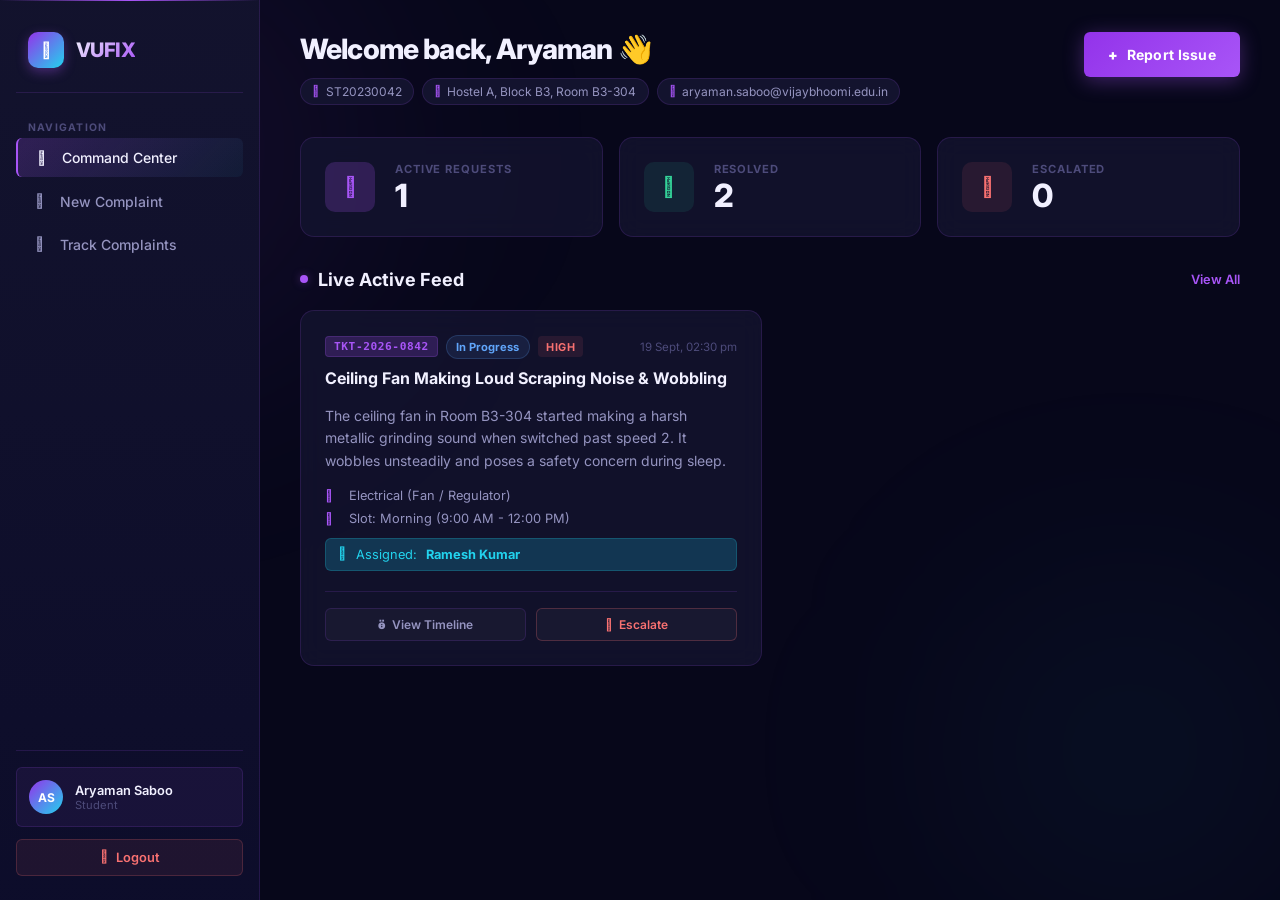
<file: index.html>
<!DOCTYPE html>
<html lang="en">
<head>
  <meta charset="UTF-8">
  <meta name="viewport" content="width=device-width, initial-scale=1.0">
  <title>VUFIX — Hostel Complaint Management</title>
  <link rel="stylesheet" href="https://cdnjs.cloudflare.com/ajax/libs/font-awesome/6.4.0/css/all.min.css">
  <link href="https://fonts.googleapis.com/css2?family=Inter:wght@300;400;500;600;700;800&display=swap" rel="stylesheet">
  <style>
    /* ============================================================
       VUFIX — MIDNIGHT VIOLET DESIGN SYSTEM
       ============================================================ */
    :root {
      --bg-root:    #07071a;
      --bg-main:    #0d0d2b;
      --bg-card:    #13132e;
      --bg-hover:   #1a1a40;
      --bg-glass:   rgba(19,19,46,0.85);

      --primary:        #a855f7;
      --primary-h:      #9333ea;
      --primary-glow:   rgba(168,85,247,0.35);
      --primary-ring:   rgba(168,85,247,0.2);

      --accent:     #22d3ee;
      --accent-glow: rgba(34,211,238,0.2);

      --text-bright: #f1f0ff;
      --text-dark:   #e2e1ff;
      --text-gray:   #9594c0;
      --text-muted:  #4d4b7a;

      --border:        rgba(168,85,247,0.15);
      --border-s:      rgba(168,85,247,0.3);

      --success:  #34d399; --success-bg: rgba(52,211,153,0.1);
      --danger:   #f87171; --danger-bg:  rgba(248,113,113,0.1);
      --warning:  #fbbf24; --warning-bg: rgba(251,191,36,0.1);
      --info:     #60a5fa; --info-bg:    rgba(96,165,250,0.1);

      --r-xl: 20px; --r-lg: 14px; --r-md: 10px; --r-sm: 6px;
      --sidebar: 260px;
    }
    *, *::before, *::after { margin:0; padding:0; box-sizing:border-box; font-family:'Inter',sans-serif; }
    html { scroll-behavior:smooth; }
    body { background:var(--bg-root); color:var(--text-dark); min-height:100vh; overflow-x:hidden; }

    /* animated orbs */
    body::before, body::after {
      content:''; position:fixed; border-radius:50%; filter:blur(120px); pointer-events:none; z-index:0;
    }
    body::before {
      width:600px; height:600px;
      background:radial-gradient(circle,rgba(168,85,247,.12),transparent 70%);
      top:-150px; left:-150px;
      animation:orb 12s ease-in-out infinite alternate;
    }
    body::after {
      width:500px; height:500px;
      background:radial-gradient(circle,rgba(34,211,238,.08),transparent 70%);
      bottom:-100px; right:-100px;
      animation:orb 10s ease-in-out infinite alternate-reverse;
    }
    @keyframes orb { from{transform:translate(0,0) scale(1)} to{transform:translate(40px,40px) scale(1.1)} }
    @keyframes fade-up { from{opacity:0;transform:translateY(20px)} to{opacity:1;transform:translateY(0)} }
    @keyframes modal-in { from{opacity:0;transform:scale(.95) translateY(8px)} to{opacity:1;transform:scale(1) translateY(0)} }
    @keyframes slide-in { from{opacity:0;transform:translateX(-16px)} to{opacity:1;transform:translateX(0)} }
    @keyframes spin { to{transform:rotate(360deg)} }

    /* ============================================================ VIEWS */
    #app { position:relative; z-index:1; }
    .view { display:none; }
    .view.active { display:flex; }

    /* ============================================================ AUTH */
    #view-auth {
      min-height:100vh; flex-direction:column;
      align-items:center; justify-content:center; padding:2rem;
      background:
        radial-gradient(ellipse at top left,rgba(168,85,247,.15) 0%,transparent 50%),
        radial-gradient(ellipse at bottom right,rgba(34,211,238,.08) 0%,transparent 50%),
        var(--bg-root);
    }
    .auth-card {
      background:rgba(19,19,46,.9); backdrop-filter:blur(24px);
      border:1px solid var(--border-s); border-radius:var(--r-xl);
      width:100%; max-width:460px; padding:2.5rem;
      box-shadow:0 32px 64px rgba(0,0,0,.6),inset 0 1px 0 rgba(255,255,255,.05);
      animation:fade-up .4s ease;
    }
    .auth-logo-wrap { text-align:center; margin-bottom:1.5rem; }
    .auth-logo-icon {
      font-size:2.8rem;
      background:linear-gradient(135deg,#a855f7,#22d3ee);
      -webkit-background-clip:text; -webkit-text-fill-color:transparent; background-clip:text;
    }
    .auth-logo-wrap h1 {
      font-size:1.875rem; font-weight:800; letter-spacing:-.03em;
      background:linear-gradient(135deg,var(--text-bright),var(--primary));
      -webkit-background-clip:text; -webkit-text-fill-color:transparent; background-clip:text;
    }
    .auth-logo-wrap p { color:var(--text-gray); font-size:.875rem; margin-top:.25rem; }

    .auth-tabs { display:flex; background:rgba(7,7,26,.6); border:1px solid var(--border); border-radius:var(--r-md); padding:.2rem; margin-bottom:1.75rem; gap:.2rem; }
    .auth-tab { flex:1; padding:.625rem .5rem; border:none; background:transparent; color:var(--text-muted); font-size:.8rem; font-weight:600; border-radius:8px; cursor:pointer; transition:all .25s; display:flex; align-items:center; justify-content:center; gap:.4rem; }
    .auth-tab.active { background:linear-gradient(135deg,rgba(168,85,247,.3),rgba(34,211,238,.1)); color:var(--text-bright); border:1px solid var(--border-s); box-shadow:0 0 12px var(--primary-ring); }

    .form-group { display:flex; flex-direction:column; gap:.4rem; margin-bottom:1.1rem; }
    .form-label { font-size:.8rem; font-weight:500; color:var(--text-gray); letter-spacing:.02em; }
    .form-control {
      background:rgba(7,7,26,.7); color:var(--text-bright);
      padding:.8rem 1rem; border:1px solid var(--border); border-radius:var(--r-sm);
      font-size:.875rem; outline:none; transition:all .2s; width:100%;
    }
    .form-control:focus { border-color:var(--primary); box-shadow:0 0 0 3px var(--primary-ring); }
    .form-control::placeholder { color:var(--text-muted); }
    .form-control option { background:var(--bg-card); }

    .btn-primary {
      background:linear-gradient(135deg,#9333ea,#a855f7,#22d3ee);
      background-size:200%; color:white; border:none; padding:.875rem 1.5rem;
      border-radius:var(--r-sm); font-size:.875rem; font-weight:700; cursor:pointer;
      display:inline-flex; align-items:center; justify-content:center; gap:.5rem;
      transition:all .3s; width:100%; letter-spacing:.02em;
      box-shadow:0 4px 20px var(--primary-glow);
      animation:gradient-pulse 4s ease infinite;
      background-size:200% 200%;
    }
    @keyframes gradient-pulse { 0%{background-position:0% 50%} 50%{background-position:100% 50%} 100%{background-position:0% 50%} }
    .btn-primary:hover { transform:translateY(-2px); box-shadow:0 8px 32px var(--primary-glow); }
    .btn-primary:active { transform:translateY(0); }
    .btn-primary:disabled { opacity:.5; cursor:not-allowed; transform:none; }

    .btn-secondary {
      background:rgba(255,255,255,.04); border:1px solid var(--border); color:var(--text-gray);
      padding:.75rem 1.25rem; border-radius:var(--r-sm); font-size:.875rem; font-weight:600;
      cursor:pointer; display:inline-flex; align-items:center; justify-content:center; gap:.5rem; transition:all .2s;
    }
    .btn-secondary:hover { background:var(--bg-hover); color:var(--text-bright); border-color:var(--border-s); }

    .auth-err { background:var(--danger-bg); border:1px solid rgba(248,113,113,.3); color:var(--danger); padding:.75rem 1rem; border-radius:var(--r-sm); font-size:.8rem; margin-bottom:1rem; display:none; }
    .auth-err.show { display:block; }

    .demo-presets { margin-top:2rem; padding-top:1.5rem; border-top:1px solid var(--border); }
    .demo-title { font-size:.7rem; font-weight:700; text-transform:uppercase; letter-spacing:.1em; color:var(--text-muted); display:flex; align-items:center; gap:.4rem; margin-bottom:.75rem; }
    .demo-grid { display:flex; flex-direction:column; gap:.5rem; }
    .demo-btn {
      background:rgba(168,85,247,.04); border:1px solid var(--border);
      padding:.75rem 1rem; border-radius:var(--r-sm); text-align:left;
      display:flex; align-items:center; gap:.75rem; cursor:pointer;
      transition:all .2s; color:var(--text-dark);
    }
    .demo-btn:hover { background:rgba(168,85,247,.12); border-color:var(--primary); transform:translateX(3px); }
    .demo-btn-icon { font-size:1.1rem; }
    .demo-btn strong { font-size:.85rem; font-weight:700; display:block; }
    .demo-btn span { font-size:.72rem; color:var(--text-muted); }

    .auth-form-panel { display:none; }
    .auth-form-panel.active { display:block; }

    /* ============================================================ APP LAYOUT */
    #view-student, #view-warden {
      min-height:100vh; flex-direction:row;
    }
    .sidebar {
      width:var(--sidebar); background:linear-gradient(180deg,rgba(19,19,46,.98) 0%,rgba(13,13,43,.99) 100%);
      backdrop-filter:blur(20px); border-right:1px solid var(--border);
      display:flex; flex-direction:column; padding:1.5rem 1rem;
      flex-shrink:0; position:relative; overflow-y:auto; min-height:100vh;
    }
    .sidebar::before { content:''; position:absolute; top:0; left:0; right:0; height:1px; background:linear-gradient(90deg,transparent,var(--primary),transparent); }
    .sidebar-logo { display:flex; align-items:center; gap:.75rem; padding:.5rem .75rem 1.5rem; margin-bottom:.5rem; border-bottom:1px solid var(--border); }
    .logo-icon {
      width:36px; height:36px; border-radius:10px;
      background:linear-gradient(135deg,#9333ea,#22d3ee);
      display:flex; align-items:center; justify-content:center; font-size:1rem; color:white;
      box-shadow:0 4px 12px var(--primary-glow);
    }
    .logo-text { font-size:1.25rem; font-weight:800; letter-spacing:-.03em; background:linear-gradient(135deg,var(--text-bright),var(--primary)); -webkit-background-clip:text; -webkit-text-fill-color:transparent; background-clip:text; }
    .sidebar-label { font-size:.65rem; font-weight:700; letter-spacing:.12em; text-transform:uppercase; color:var(--text-muted); padding:.5rem .75rem .25rem; margin-top:.75rem; }
    .nav-list { list-style:none; display:flex; flex-direction:column; gap:.25rem; }
    .nav-btn {
      width:100%; display:flex; align-items:center; gap:.75rem;
      padding:.7rem .875rem; border-radius:var(--r-sm); background:transparent;
      border:none; color:var(--text-gray); font-size:.875rem; font-weight:500;
      cursor:pointer; transition:all .2s; text-align:left;
    }
    .nav-btn:hover { background:rgba(168,85,247,.08); color:var(--text-dark); }
    .nav-btn.active { background:linear-gradient(135deg,rgba(168,85,247,.2),rgba(34,211,238,.05)); color:var(--text-bright); border-left:2px solid var(--primary); }
    .nav-btn i { width:18px; text-align:center; }
    .sidebar-bottom { margin-top:auto; padding-top:1rem; border-top:1px solid var(--border); }
    .user-chip { display:flex; align-items:center; gap:.75rem; padding:.75rem; border-radius:var(--r-sm); background:rgba(168,85,247,.07); border:1px solid var(--border); margin-bottom:.75rem; }
    .avatar { width:34px; height:34px; border-radius:50%; background:linear-gradient(135deg,#9333ea,#22d3ee); display:flex; align-items:center; justify-content:center; font-size:.75rem; font-weight:700; color:white; flex-shrink:0; }
    .user-info-name { font-size:.8rem; font-weight:600; color:var(--text-bright); }
    .user-info-role { font-size:.7rem; color:var(--text-muted); }
    .btn-logout { width:100%; background:rgba(248,113,113,.08); border:1px solid rgba(248,113,113,.2); color:var(--danger); padding:.625rem 1rem; border-radius:var(--r-sm); font-size:.8rem; font-weight:600; cursor:pointer; display:flex; align-items:center; justify-content:center; gap:.5rem; transition:all .2s; }
    .btn-logout:hover { background:var(--danger-bg); border-color:var(--danger); }

    /* Main content */
    .main-content { flex:1; display:flex; flex-direction:column; padding:2rem 2.5rem; overflow-y:auto; }

    /* Page sections */
    .page-section { display:none; animation:fade-up .3s ease; }
    .page-section.active { display:block; }

    /* ============================================================ CARDS & STATS */
    .stats-grid { display:grid; grid-template-columns:repeat(3,1fr); gap:1rem; margin-bottom:2rem; }
    .stat-card {
      background:var(--bg-glass); backdrop-filter:blur(12px);
      border:1px solid var(--border); border-radius:var(--r-lg);
      padding:1.5rem; display:flex; align-items:center; gap:1.25rem;
      transition:all .3s; position:relative; overflow:hidden;
    }
    .stat-card::before { content:''; position:absolute; top:0; left:0; right:0; height:2px; background:linear-gradient(90deg,transparent,var(--primary),transparent); opacity:0; transition:opacity .3s; }
    .stat-card:hover { border-color:var(--border-s); transform:translateY(-2px); box-shadow:0 8px 24px rgba(0,0,0,.4); }
    .stat-card:hover::before { opacity:1; }
    .stat-icon { width:50px; height:50px; border-radius:var(--r-md); display:flex; align-items:center; justify-content:center; font-size:1.25rem; flex-shrink:0; }
    .stat-icon.purple { background:var(--primary-ring); color:var(--primary); }
    .stat-icon.green  { background:var(--success-bg); color:var(--success); }
    .stat-icon.red    { background:var(--danger-bg); color:var(--danger); }
    .stat-icon.yellow { background:var(--warning-bg); color:var(--warning); }
    .stat-icon.blue   { background:var(--info-bg); color:var(--info); }
    .stat-info h3 { font-size:.7rem; font-weight:700; color:var(--text-muted); text-transform:uppercase; letter-spacing:.08em; margin-bottom:.25rem; }
    .stat-info p { font-size:2rem; font-weight:800; color:var(--text-bright); letter-spacing:-.03em; line-height:1; }

    /* Section header */
    .sec-head { display:flex; align-items:center; justify-content:space-between; margin-bottom:1.25rem; }
    .sec-title { font-size:1.125rem; font-weight:700; color:var(--text-bright); display:flex; align-items:center; gap:.6rem; }
    .live-dot { width:8px; height:8px; border-radius:50%; background:var(--primary); box-shadow:0 0 8px var(--primary-glow); animation:pulse 2s ease-in-out infinite; }
    @keyframes pulse { 0%,100%{transform:scale(1);opacity:1} 50%{transform:scale(1.4);opacity:.7} }

    /* Page header */
    .page-header { margin-bottom:2rem; }
    .page-header h1 { font-size:1.75rem; font-weight:800; letter-spacing:-.03em; color:var(--text-bright); }
    .page-header-tags { display:flex; flex-wrap:wrap; gap:.5rem; margin-top:.75rem; }
    .tag { display:inline-flex; align-items:center; gap:.4rem; font-size:.75rem; color:var(--text-gray); background:var(--bg-card); border:1px solid var(--border); padding:.3rem .7rem; border-radius:100px; }
    .tag i { color:var(--primary); font-size:.7rem; }
    .page-header-row { display:flex; align-items:flex-start; justify-content:space-between; gap:1rem; }

    /* ============================================================ COMPLAINT CARDS */
    .cards-grid { display:grid; grid-template-columns:repeat(auto-fill,minmax(360px,1fr)); gap:1rem; }
    .c-card {
      background:var(--bg-glass); backdrop-filter:blur(12px);
      border:1px solid var(--border); border-radius:var(--r-lg);
      padding:1.5rem; display:flex; flex-direction:column;
      transition:all .3s; position:relative; overflow:hidden;
    }
    .c-card::after { content:''; position:absolute; top:0; left:0; width:3px; height:100%; background:linear-gradient(180deg,var(--primary),var(--accent)); opacity:0; transition:opacity .3s; }
    .c-card:hover { border-color:var(--border-s); transform:translateY(-2px); box-shadow:0 8px 32px rgba(0,0,0,.4); }
    .c-card:hover::after { opacity:1; }
    .c-card-top { display:flex; justify-content:space-between; align-items:flex-start; margin-bottom:1rem; }
    .c-meta { display:flex; align-items:center; gap:.5rem; flex-wrap:wrap; margin-bottom:.6rem; }
    .ticket-tag { font-size:.7rem; font-weight:700; letter-spacing:.05em; color:var(--primary); background:var(--primary-ring); padding:.2rem .5rem; border-radius:4px; border:1px solid rgba(168,85,247,.2); font-family:monospace; }
    .badge { padding:.25rem .6rem; border-radius:100px; font-size:.7rem; font-weight:700; display:inline-flex; align-items:center; gap:.35rem; }
    .badge-submitted { color:var(--text-gray); background:rgba(255,255,255,.06); }
    .badge-review    { color:var(--warning); background:var(--warning-bg); border:1px solid rgba(251,191,36,.2); }
    .badge-assigned, .badge-progress { color:var(--info); background:var(--info-bg); border:1px solid rgba(96,165,250,.2); }
    .badge-resolved, .badge-closed { color:var(--success); background:var(--success-bg); border:1px solid rgba(52,211,153,.2); }
    .badge-escalated { color:var(--danger); background:var(--danger-bg); border:1px solid rgba(248,113,113,.2); animation:badge-blink 1.5s ease infinite; }
    @keyframes badge-blink { 0%,100%{opacity:1} 50%{opacity:.6} }
    .prio-badge { font-size:.68rem; font-weight:700; padding:.2rem .5rem; border-radius:4px; text-transform:uppercase; letter-spacing:.05em; }
    .prio-high,.prio-critical { color:var(--danger); background:var(--danger-bg); }
    .prio-medium { color:var(--warning); background:var(--warning-bg); }
    .prio-low    { color:var(--success); background:var(--success-bg); }
    .c-title { font-size:1rem; font-weight:700; color:var(--text-bright); line-height:1.3; }
    .c-desc { font-size:.875rem; color:var(--text-gray); line-height:1.6; margin:1rem 0; flex:1; }
    .c-details { display:flex; flex-direction:column; gap:.5rem; margin-bottom:1.25rem; }
    .c-detail { display:flex; align-items:center; gap:.6rem; font-size:.8rem; color:var(--text-gray); }
    .c-detail i { color:var(--primary); width:14px; font-size:.75rem; }
    .tech-pill { display:flex; align-items:center; gap:.6rem; font-size:.8rem; color:var(--accent); background:var(--accent-glow); padding:.5rem .75rem; border-radius:var(--r-sm); border:1px solid rgba(34,211,238,.2); margin-top:.25rem; }
    .c-actions { display:flex; gap:.6rem; border-top:1px solid var(--border); padding-top:1rem; margin-top:auto; }
    .c-btn { flex:1; background:rgba(255,255,255,.03); border:1px solid var(--border); color:var(--text-gray); padding:.5rem; border-radius:var(--r-sm); font-size:.75rem; font-weight:600; cursor:pointer; transition:all .2s; display:flex; align-items:center; justify-content:center; gap:.4rem; }
    .c-btn:hover { background:var(--bg-hover); color:var(--text-bright); border-color:var(--border-s); }
    .c-btn.danger { color:var(--danger); border-color:rgba(248,113,113,.25); }
    .c-btn.danger:hover { background:var(--danger-bg); border-color:var(--danger); }
    .c-btn.primary:hover { color:var(--primary); border-color:var(--primary); }
    .resolve-box { background:rgba(52,211,153,.07); border:1px solid rgba(52,211,153,.25); border-radius:var(--r-sm); padding:1rem; margin-top:.75rem; }
    .resolve-box p { font-size:.8rem; color:var(--success); margin-bottom:.6rem; display:flex; gap:.5rem; align-items:center; }
    .btn-confirm { background:linear-gradient(135deg,#059669,#34d399); border:none; color:white; padding:.5rem 1rem; border-radius:var(--r-sm); font-size:.75rem; font-weight:700; cursor:pointer; transition:all .2s; }
    .btn-confirm:hover { box-shadow:0 4px 16px rgba(52,211,153,.3); }

    .empty-state { text-align:center; padding:4rem 2rem; border:1px dashed var(--border); border-radius:var(--r-lg); background:rgba(168,85,247,.02); }
    .empty-state i { font-size:3rem; color:var(--text-muted); margin-bottom:1rem; display:block; }
    .empty-state h3 { font-size:1.125rem; color:var(--text-dark); margin-bottom:.4rem; }
    .empty-state p { font-size:.875rem; color:var(--text-gray); }

    /* ============================================================ WIZARD */
    .wizard-wrap { max-width:720px; margin:0 auto; width:100%; }
    .wizard-progress { height:3px; background:var(--border); border-radius:100px; margin-bottom:2rem; overflow:hidden; }
    .wizard-fill { height:100%; background:linear-gradient(90deg,var(--primary),var(--accent)); border-radius:100px; transition:width .5s ease; }
    .wizard-card { background:var(--bg-glass); backdrop-filter:blur(16px); border:1px solid var(--border); border-radius:var(--r-xl); padding:2.5rem; }
    .wizard-step-label { font-size:.7rem; font-weight:700; text-transform:uppercase; letter-spacing:.12em; color:var(--primary); margin-bottom:.4rem; }
    .wizard-step-title { font-size:1.5rem; font-weight:800; color:var(--text-bright); margin-bottom:1.5rem; }
    .cat-grid { display:grid; grid-template-columns:repeat(3,1fr); gap:.75rem; }
    .cat-tile {
      background:rgba(168,85,247,.04); border:1px solid var(--border);
      border-radius:var(--r-md); padding:1.25rem 1rem; text-align:center;
      cursor:pointer; transition:all .2s; display:flex; flex-direction:column; align-items:center; gap:.6rem;
    }
    .cat-tile:hover, .cat-tile.sel { background:rgba(168,85,247,.12); border-color:var(--primary); box-shadow:0 0 16px var(--primary-ring); }
    .cat-icon { font-size:1.75rem; background:linear-gradient(135deg,var(--primary),var(--accent)); -webkit-background-clip:text; -webkit-text-fill-color:transparent; background-clip:text; }
    .cat-tile strong { font-size:.85rem; font-weight:700; color:var(--text-bright); }
    .cat-tile span { font-size:.72rem; color:var(--text-muted); }
    .wiz-footer { display:flex; justify-content:space-between; align-items:center; margin-top:2rem; padding-top:1.5rem; border-top:1px solid var(--border); }
    .summary-box { background:rgba(168,85,247,.06); border:1px solid var(--border-s); border-radius:var(--r-md); padding:1.5rem; }
    .sum-row { display:flex; justify-content:space-between; align-items:center; padding:.6rem 0; border-bottom:1px solid var(--border); }
    .sum-row:last-child { border-bottom:none; }
    .sum-key { font-size:.75rem; color:var(--text-muted); font-weight:600; text-transform:uppercase; letter-spacing:.05em; }
    .sum-val { font-size:.9rem; color:var(--text-bright); font-weight:600; }

    /* ============================================================ WARDEN TABLE */
    .table-wrap { background:var(--bg-glass); backdrop-filter:blur(12px); border:1px solid var(--border); border-radius:var(--r-lg); overflow:hidden; }
    .table-head-row { display:flex; align-items:center; justify-content:space-between; padding:1rem 1.25rem; border-bottom:1px solid var(--border); flex-wrap:wrap; gap:.75rem; }
    .filter-tabs { display:flex; gap:.25rem; }
    .ft { padding:.4rem .875rem; border-radius:100px; border:none; background:transparent; color:var(--text-muted); font-size:.8rem; font-weight:600; cursor:pointer; transition:all .2s; }
    .ft:hover { color:var(--text-dark); background:rgba(255,255,255,.04); }
    .ft.active { background:var(--primary); color:white; box-shadow:0 4px 12px var(--primary-glow); }
    .cat-filter { background:var(--bg-card); border:1px solid var(--border); color:var(--text-dark); padding:.4rem .75rem; border-radius:var(--r-sm); font-size:.8rem; outline:none; }
    .cat-filter option { background:var(--bg-card); }
    .tbl { width:100%; border-collapse:collapse; }
    .tbl th { background:rgba(168,85,247,.08); color:var(--text-muted); font-size:.7rem; font-weight:700; text-transform:uppercase; letter-spacing:.1em; padding:.875rem 1rem; text-align:left; border-bottom:1px solid var(--border); white-space:nowrap; }
    .tbl td { padding:.875rem 1rem; border-bottom:1px solid var(--border); font-size:.875rem; color:var(--text-gray); vertical-align:middle; }
    .tbl tr:last-child td { border-bottom:none; }
    .tbl tbody tr { transition:background .2s; }
    .tbl tbody tr:hover { background:rgba(168,85,247,.04); }
    .btn-manage { background:rgba(168,85,247,.1); border:1px solid var(--border-s); color:var(--primary); padding:.375rem .75rem; border-radius:var(--r-sm); font-size:.75rem; font-weight:600; cursor:pointer; transition:all .2s; display:inline-flex; align-items:center; gap:.4rem; }
    .btn-manage:hover { background:rgba(168,85,247,.2); }
    .alert-banner { background:var(--danger-bg); border:1px solid rgba(248,113,113,.3); border-radius:var(--r-md); padding:1rem 1.25rem; margin-bottom:1.5rem; display:flex; align-items:center; justify-content:space-between; gap:1rem; }
    .alert-banner i { color:var(--danger); font-size:1.25rem; flex-shrink:0; }
    .alert-banner span { color:var(--danger); font-size:.9rem; font-weight:600; }
    .alert-banner small { color:rgba(248,113,113,.7); font-size:.8rem; display:block; }

    /* ============================================================ MODALS */
    .modal-overlay { position:fixed; inset:0; background:rgba(7,7,26,.85); backdrop-filter:blur(8px); z-index:999; display:none; align-items:center; justify-content:center; padding:2rem; }
    .modal-overlay.open { display:flex; }
    .modal-box { background:var(--bg-card); border:1px solid var(--border-s); border-radius:var(--r-xl); width:100%; max-width:600px; max-height:90vh; overflow-y:auto; box-shadow:0 32px 64px rgba(0,0,0,.8); animation:modal-in .25s ease; }
    .modal-header { padding:1.75rem 2rem 0; display:flex; justify-content:space-between; align-items:flex-start; margin-bottom:1.5rem; }
    .modal-header h2 { font-size:1.375rem; font-weight:800; color:var(--text-bright); letter-spacing:-.02em; }
    .modal-header p { font-size:.8rem; color:var(--text-gray); margin-top:.25rem; }
    .modal-body { padding:0 2rem 1.5rem; }
    .modal-footer { padding:1.25rem 2rem; border-top:1px solid var(--border); display:flex; gap:.75rem; justify-content:flex-end; align-items:center; }
    .btn-x { width:34px; height:34px; background:rgba(255,255,255,.05); border:1px solid var(--border); border-radius:50%; color:var(--text-gray); cursor:pointer; display:flex; align-items:center; justify-content:center; transition:all .2s; font-size:.9rem; flex-shrink:0; }
    .btn-x:hover { background:var(--danger-bg); color:var(--danger); border-color:var(--danger); }
    .btn-danger { background:var(--danger); border:none; color:white; padding:.875rem 1.5rem; border-radius:var(--r-sm); font-size:.875rem; font-weight:700; cursor:pointer; display:inline-flex; align-items:center; gap:.5rem; transition:all .2s; }
    .btn-danger:hover { background:#dc2626; box-shadow:0 4px 16px rgba(248,113,113,.3); }
    .btn-success { background:linear-gradient(135deg,#059669,#34d399); border:none; color:white; padding:.875rem 1.5rem; border-radius:var(--r-sm); font-size:.875rem; font-weight:700; cursor:pointer; display:inline-flex; align-items:center; gap:.5rem; transition:all .2s; }
    .btn-success:hover { box-shadow:0 4px 16px rgba(52,211,153,.3); }

    /* Timeline */
    .tech-box { background:rgba(34,211,238,.06); border:1px solid rgba(34,211,238,.2); border-radius:var(--r-md); padding:1.25rem; display:flex; align-items:center; gap:1rem; margin-bottom:1.25rem; }
    .tech-avatar { width:44px; height:44px; border-radius:50%; background:linear-gradient(135deg,#9333ea,#22d3ee); display:flex; align-items:center; justify-content:center; font-size:.875rem; font-weight:700; color:white; flex-shrink:0; }
    .tech-name { font-size:.95rem; font-weight:700; color:var(--text-bright); }
    .tech-spec { font-size:.8rem; color:var(--text-gray); }
    .eta-row { background:var(--warning-bg); border:1px solid rgba(251,191,36,.25); border-radius:var(--r-sm); padding:.75rem 1rem; display:flex; align-items:center; gap:.75rem; margin-bottom:1.5rem; }
    .eta-row i { color:var(--warning); }
    .eta-row span { font-size:.875rem; color:var(--warning); font-weight:600; }
    .tl-list { display:flex; flex-direction:column; gap:1.5rem; }
    .tl-node { display:flex; gap:1.25rem; position:relative; }
    .tl-node::before { content:''; position:absolute; left:17px; top:36px; bottom:-1.5rem; width:2px; background:linear-gradient(180deg,var(--border-s),transparent); }
    .tl-node:last-child::before { display:none; }
    .tl-icon { width:36px; height:36px; border-radius:50%; background:var(--bg-main); border:2px solid var(--border); display:flex; align-items:center; justify-content:center; z-index:2; color:var(--text-muted); font-size:.8rem; flex-shrink:0; }
    .tl-node.cur .tl-icon { border-color:var(--primary); background:rgba(168,85,247,.15); color:var(--primary); box-shadow:0 0 12px var(--primary-ring); }
    .tl-card { flex:1; background:rgba(255,255,255,.02); border:1px solid var(--border); border-radius:var(--r-md); padding:1rem 1.25rem; }
    .tl-meta { display:flex; justify-content:space-between; align-items:center; margin-bottom:.4rem; font-size:.8rem; }
    .tl-meta strong { color:var(--text-bright); }
    .tl-meta span { color:var(--text-muted); }
    .tl-body { font-size:.8rem; color:var(--text-gray); margin-bottom:.4rem; line-height:1.5; }
    .tl-author { font-size:.7rem; color:var(--primary); }

    /* Star rating */
    .stars { display:flex; gap:.35rem; margin:.75rem 0; }
    .star-btn { background:none; border:none; font-size:1.375rem; cursor:pointer; color:var(--text-muted); transition:all .2s; }
    .star-btn:hover, .star-btn.on { color:var(--warning); transform:scale(1.15); }

    /* ============================================================ TOAST */
    #toast-wrap { position:fixed; bottom:2rem; right:2rem; z-index:9999; display:flex; flex-direction:column; gap:.75rem; }
    .toast { background:rgba(19,19,46,.95); backdrop-filter:blur(12px); border:1px solid var(--border-s); border-left:4px solid var(--primary); padding:1rem 1.25rem; border-radius:var(--r-md); box-shadow:0 16px 32px rgba(0,0,0,.5); display:flex; gap:.875rem; align-items:flex-start; min-width:280px; max-width:360px; animation:slide-in .3s ease; color:var(--text-dark); }
    .toast.success { border-left-color:var(--success); }
    .toast.warning { border-left-color:var(--warning); }
    .toast.danger  { border-left-color:var(--danger); }
    .toast strong { font-size:.875rem; font-weight:700; display:block; color:var(--text-bright); }
    .toast p { font-size:.8rem; color:var(--text-gray); margin-top:.2rem; }

    /* Scrollbar */
    ::-webkit-scrollbar { width:6px; height:6px; }
    ::-webkit-scrollbar-track { background:transparent; }
    ::-webkit-scrollbar-thumb { background:rgba(168,85,247,.3); border-radius:3px; }
    ::-webkit-scrollbar-thumb:hover { background:var(--primary); }

    .hidden { display:none !important; }
    .text-danger { color:var(--danger); }
    .text-success { color:var(--success); }
    .text-primary { color:var(--primary); }

    select.form-control { cursor:pointer; }
    textarea.form-control { resize:vertical; min-height:80px; }
  </style>
</head>
<body>

<div id="toast-wrap"></div>
<div id="app">

<!-- ================================================================
     LOGIN PAGE
     ================================================================ -->
<div id="view-auth" class="view active">
  <div class="auth-card">
    <div class="auth-logo-wrap">
      <div class="auth-logo-icon"><i class="fa-solid fa-bolt"></i></div>
      <h1>VUFIX</h1>
      <p>Hostel Maintenance &amp; Complaint Management System</p>
      <p style="margin-top:.35rem;font-size:.72rem;color:var(--text-muted);">Vijaybhoomi University · Hostel A</p>
    </div>

    <div class="auth-tabs">
      <button class="auth-tab active" data-tab="student"><i class="fa-solid fa-user-graduate"></i> Student</button>
      <button class="auth-tab" data-tab="signup"><i class="fa-solid fa-user-plus"></i> Register</button>
      <button class="auth-tab" data-tab="warden"><i class="fa-solid fa-shield-halved"></i> Warden</button>
    </div>

    <!-- STUDENT LOGIN -->
    <div id="tab-student" class="auth-form-panel active">
      <div class="auth-err" id="err-student">Invalid email or password.</div>
      <div class="form-group">
        <label class="form-label">Email / Roll Number</label>
        <input class="form-control" id="s-email" type="text" placeholder="aryaman.saboo@vijaybhoomi.edu.in" value="aryaman.saboo@vijaybhoomi.edu.in">
      </div>
      <div class="form-group">
        <label class="form-label">Password</label>
        <input class="form-control" id="s-pass" type="password" placeholder="••••••••" value="password123">
      </div>
      <button class="btn-primary" id="btn-student-login"><i class="fa-solid fa-right-to-bracket"></i> Login as Student</button>
    </div>

    <!-- STUDENT SIGNUP -->
    <div id="tab-signup" class="auth-form-panel">
      <div class="auth-err" id="err-signup">Please fill all fields.</div>
      <div class="form-group">
        <label class="form-label">Full Name</label>
        <input class="form-control" id="r-name" placeholder="Your full name">
      </div>
      <div class="form-group">
        <label class="form-label">Roll Number</label>
        <input class="form-control" id="r-roll" placeholder="e.g. ST20230099">
      </div>
      <div class="form-group">
        <label class="form-label">Email</label>
        <input class="form-control" id="r-email" type="email" placeholder="name@vijaybhoomi.edu.in">
      </div>
      <div class="form-group">
        <label class="form-label">Hostel</label>
        <select class="form-control" id="r-hostel">
          <option>Hostel A</option>
          <option>Hostel B</option>
          <option>Hostel C</option>
        </select>
      </div>
      <div class="form-group">
        <label class="form-label">Room Number</label>
        <input class="form-control" id="r-room" placeholder="e.g. B2-201">
      </div>
      <div class="form-group">
        <label class="form-label">Password</label>
        <input class="form-control" id="r-pass" type="password" placeholder="••••••••">
      </div>
      <button class="btn-primary" id="btn-signup"><i class="fa-solid fa-user-plus"></i> Create Account</button>
    </div>

    <!-- WARDEN LOGIN -->
    <div id="tab-warden" class="auth-form-panel">
      <div class="auth-err" id="err-warden">Invalid Admin ID or password.</div>
      <div class="form-group">
        <label class="form-label">Admin ID</label>
        <input class="form-control" id="w-id" placeholder="ADM-WARDEN-01" value="ADM-WARDEN-01">
      </div>
      <div class="form-group">
        <label class="form-label">Password</label>
        <input class="form-control" id="w-pass" type="password" placeholder="••••••••" value="admin123">
      </div>
      <button class="btn-primary" id="btn-warden-login"><i class="fa-solid fa-shield-halved"></i> Login as Warden</button>
    </div>

    <!-- DEMO PRESETS -->
    <div class="demo-presets">
      <div class="demo-title"><i class="fa-solid fa-bolt"></i> Quick Demo Access</div>
      <div class="demo-grid">
        <button class="demo-btn" data-demo="student">
          <span class="demo-btn-icon" style="color:#a855f7"><i class="fa-solid fa-user-graduate"></i></span>
          <div><strong>Aryaman Saboo</strong><span>Student · Hostel A, Block B3, Room B3-304</span></div>
        </button>
        <button class="demo-btn" data-demo="parth">
          <span class="demo-btn-icon" style="color:#60a5fa"><i class="fa-solid fa-user"></i></span>
          <div><strong>Parth Pawar</strong><span>Student · Hostel A, Block A1, Room A1-101</span></div>
        </button>
        <button class="demo-btn" data-demo="warden">
          <span class="demo-btn-icon" style="color:#34d399"><i class="fa-solid fa-shield-halved"></i></span>
          <div><strong>Rinu Babu</strong><span>Hostel Warden · ADM-WARDEN-01</span></div>
        </button>
      </div>
    </div>
  </div>
</div>

<!-- ================================================================
     STUDENT PORTAL
     ================================================================ -->
<div id="view-student" class="view">
  <aside class="sidebar">
    <div class="sidebar-logo">
      <div class="logo-icon"><i class="fa-solid fa-bolt"></i></div>
      <span class="logo-text">VUFIX</span>
    </div>
    <span class="sidebar-label">Navigation</span>
    <ul class="nav-list">
      <li><button class="nav-btn active" data-section="s-home"><i class="fa-solid fa-house"></i> Command Center</button></li>
      <li><button class="nav-btn" data-section="s-new"><i class="fa-solid fa-circle-plus"></i> New Complaint</button></li>
      <li><button class="nav-btn" data-section="s-track"><i class="fa-solid fa-list-check"></i> Track Complaints</button></li>
    </ul>
    <div class="sidebar-bottom">
      <div class="user-chip">
        <div class="avatar" id="s-avatar">AS</div>
        <div>
          <div class="user-info-name" id="s-uname">Aryaman Saboo</div>
          <div class="user-info-role">Student</div>
        </div>
      </div>
      <button class="btn-logout" id="btn-s-logout"><i class="fa-solid fa-arrow-right-from-bracket"></i> Logout</button>
    </div>
  </aside>

  <main class="main-content">
    <!-- HOME SECTION -->
    <div id="s-home" class="page-section active">
      <div class="page-header">
        <div class="page-header-row">
          <div>
            <h1 id="s-welcome">Welcome back, Aryaman 👋</h1>
            <div class="page-header-tags" id="s-tags"></div>
          </div>
          <button class="btn-primary" id="btn-new-complaint" style="width:auto;white-space:nowrap"><i class="fa-solid fa-plus"></i> Report Issue</button>
        </div>
      </div>
      <div class="stats-grid">
        <div class="stat-card">
          <div class="stat-icon purple"><i class="fa-solid fa-tags"></i></div>
          <div class="stat-info"><h3>Active Requests</h3><p id="st-active">0</p></div>
        </div>
        <div class="stat-card">
          <div class="stat-icon green"><i class="fa-solid fa-circle-check"></i></div>
          <div class="stat-info"><h3>Resolved</h3><p id="st-resolved">0</p></div>
        </div>
        <div class="stat-card">
          <div class="stat-icon red"><i class="fa-solid fa-radiation"></i></div>
          <div class="stat-info"><h3>Escalated</h3><p id="st-escalated">0</p></div>
        </div>
      </div>
      <div class="sec-head">
        <div class="sec-title"><div class="live-dot"></div> Live Active Feed</div>
        <span id="s-view-all" style="font-size:.8rem;color:var(--primary);cursor:pointer;font-weight:600;">View All</span>
      </div>
      <div class="cards-grid" id="s-feed"></div>
    </div>

    <!-- NEW COMPLAINT SECTION -->
    <div id="s-new" class="page-section">
      <div class="page-header"><h1>Report Maintenance Issue</h1></div>
      <div class="wizard-wrap">
        <div class="wizard-progress"><div class="wizard-fill" id="wiz-progress" style="width:33%"></div></div>
        <div class="wizard-card">
          <!-- Step 1: Category -->
          <div id="wiz-1">
            <div class="wizard-step-label">Step 1 of 3</div>
            <div class="wizard-step-title">Select Issue Category</div>
            <div class="cat-grid" id="cat-grid">
              <div class="cat-tile sel" data-cat="Electrical"><div class="cat-icon"><i class="fa-solid fa-bolt"></i></div><strong>Electrical</strong><span>Fan, Light, Socket</span></div>
              <div class="cat-tile" data-cat="Plumbing"><div class="cat-icon"><i class="fa-solid fa-faucet-drip"></i></div><strong>Plumbing</strong><span>Tap, Leakage, Flush</span></div>
              <div class="cat-tile" data-cat="Furniture"><div class="cat-icon"><i class="fa-solid fa-chair"></i></div><strong>Furniture</strong><span>Bed, Table, Chair</span></div>
              <div class="cat-tile" data-cat="IT/Network"><div class="cat-icon"><i class="fa-solid fa-wifi"></i></div><strong>Internet / WiFi</strong><span>Router, LAN Port</span></div>
              <div class="cat-tile" data-cat="Housekeeping"><div class="cat-icon"><i class="fa-solid fa-broom"></i></div><strong>Housekeeping</strong><span>Cleaning, Trash</span></div>
              <div class="cat-tile" data-cat="Civil/Structure"><div class="cat-icon"><i class="fa-solid fa-building"></i></div><strong>Civil / Structure</strong><span>Wall, Door, Window</span></div>
            </div>
            <div class="wiz-footer">
              <span></span>
              <button class="btn-primary" id="wiz-next-1" style="width:auto"><span>Continue</span> <i class="fa-solid fa-arrow-right"></i></button>
            </div>
          </div>

          <!-- Step 2: Details -->
          <div id="wiz-2" class="hidden">
            <div class="wizard-step-label">Step 2 of 3</div>
            <div class="wizard-step-title">Describe the Problem</div>
            <div class="form-group"><label class="form-label">Issue Title <span class="text-danger">*</span></label><input class="form-control" id="wiz-title" placeholder="Brief summary, e.g. Fan making grinding noise"></div>
            <div class="form-group"><label class="form-label">Detailed Description <span class="text-danger">*</span></label><textarea class="form-control" id="wiz-desc" rows="4" placeholder="Describe the issue in detail..."></textarea></div>
            <div class="form-group"><label class="form-label">Sub-Category</label><input class="form-control" id="wiz-subcat" placeholder="e.g. Ceiling Fan / Regulator"></div>
            <div class="form-group"><label class="form-label">Priority</label>
              <select class="form-control" id="wiz-priority">
                <option value="Low">Low — Non-urgent</option>
                <option value="Medium" selected>Medium — Normal</option>
                <option value="High">High — Urgent</option>
                <option value="Critical">Critical — Immediate attention needed</option>
              </select>
            </div>
            <div class="wiz-footer">
              <button class="btn-secondary" id="wiz-back-2"><i class="fa-solid fa-arrow-left"></i> Back</button>
              <button class="btn-primary" id="wiz-next-2" style="width:auto"><span>Continue</span> <i class="fa-solid fa-arrow-right"></i></button>
            </div>
          </div>

          <!-- Step 3: Submit -->
          <div id="wiz-3" class="hidden">
            <div class="wizard-step-label">Step 3 of 3</div>
            <div class="wizard-step-title">Confirm &amp; Submit</div>
            <div class="form-group"><label class="form-label">Preferred Technician Visit Slot</label>
              <select class="form-control" id="wiz-slot">
                <option>Anytime</option>
                <option>Morning (9AM - 12PM)</option>
                <option>Afternoon (12PM - 4PM)</option>
                <option>Evening (4PM - 7PM)</option>
              </select>
            </div>
            <div class="summary-box" id="wiz-summary" style="margin-top:1rem"></div>
            <div style="background:rgba(52,211,153,.07);border:1px solid rgba(52,211,153,.2);border-radius:var(--r-sm);padding:1rem;margin-top:1rem;font-size:.8rem;color:var(--success)">
              <i class="fa-solid fa-robot"></i> <strong>Auto-Assignment:</strong> A technician will be automatically assigned based on your issue category immediately after submission.
            </div>
            <div class="wiz-footer">
              <button class="btn-secondary" id="wiz-back-3"><i class="fa-solid fa-arrow-left"></i> Back</button>
              <button class="btn-primary" id="wiz-submit" style="width:auto"><i class="fa-solid fa-paper-plane"></i> Submit Complaint</button>
            </div>
          </div>
        </div>
      </div>
    </div>

    <!-- TRACK SECTION -->
    <div id="s-track" class="page-section">
      <div class="page-header"><h1>My Complaints</h1></div>
      <div style="display:flex;gap:.5rem;margin-bottom:1.25rem;flex-wrap:wrap">
        <button class="ft active" data-sf="all">All</button>
        <button class="ft" data-sf="active">Active</button>
        <button class="ft" data-sf="resolved">Resolved</button>
        <button class="ft" data-sf="escalated">Escalated</button>
      </div>
      <div class="cards-grid" id="s-all-complaints"></div>
    </div>
  </main>
</div>

<!-- ================================================================
     WARDEN PORTAL
     ================================================================ -->
<div id="view-warden" class="view">
  <aside class="sidebar">
    <div class="sidebar-logo">
      <div class="logo-icon"><i class="fa-solid fa-shield-halved"></i></div>
      <span class="logo-text">VUFIX</span>
    </div>
    <span class="sidebar-label">Warden Panel</span>
    <ul class="nav-list">
      <li><button class="nav-btn active" data-section="w-home"><i class="fa-solid fa-chart-pie"></i> Dashboard</button></li>
      <li><button class="nav-btn" data-section="w-tickets"><i class="fa-solid fa-list"></i> All Tickets</button></li>
      <li><button class="nav-btn" data-section="w-escalated"><i class="fa-solid fa-triangle-exclamation"></i> Escalations</button></li>
    </ul>
    <div class="sidebar-bottom">
      <div class="user-chip">
        <div class="avatar">RB</div>
        <div>
          <div class="user-info-name">Rinu Babu</div>
          <div class="user-info-role">Hostel Warden</div>
        </div>
      </div>
      <button class="btn-secondary" id="btn-reset" style="width:100%;justify-content:center;margin-bottom:.5rem"><i class="fa-solid fa-rotate-right"></i> Reset Demo Data</button>
      <button class="btn-logout" id="btn-w-logout"><i class="fa-solid fa-arrow-right-from-bracket"></i> Logout</button>
    </div>
  </aside>

  <main class="main-content">
    <!-- WARDEN HOME -->
    <div id="w-home" class="page-section active">
      <div class="page-header">
        <div class="page-header-row">
          <div>
            <h1>Warden Management Portal</h1>
            <div class="page-header-tags">
              <span class="tag"><i class="fa-solid fa-shield-halved"></i> Rinu Babu</span>
              <span class="tag"><i class="fa-solid fa-id-badge"></i> ADM-WARDEN-01</span>
              <span class="tag"><i class="fa-solid fa-building"></i> Hostel A</span>
            </div>
          </div>
        </div>
      </div>
      <div class="stats-grid" style="grid-template-columns:repeat(5,1fr)">
        <div class="stat-card"><div class="stat-icon purple"><i class="fa-solid fa-list"></i></div><div class="stat-info"><h3>Total</h3><p id="wt-total">0</p></div></div>
        <div class="stat-card"><div class="stat-icon yellow"><i class="fa-solid fa-clock"></i></div><div class="stat-info"><h3>Pending</h3><p id="wt-pending">0</p></div></div>
        <div class="stat-card"><div class="stat-icon blue"><i class="fa-solid fa-gears"></i></div><div class="stat-info"><h3>In Progress</h3><p id="wt-progress">0</p></div></div>
        <div class="stat-card"><div class="stat-icon red"><i class="fa-solid fa-triangle-exclamation"></i></div><div class="stat-info"><h3>Escalated</h3><p id="wt-escalated">0</p></div></div>
        <div class="stat-card"><div class="stat-icon green"><i class="fa-solid fa-circle-check"></i></div><div class="stat-info"><h3>Resolved</h3><p id="wt-resolved">0</p></div></div>
      </div>
      <div id="escalation-alert" class="alert-banner hidden">
        <i class="fa-solid fa-bell"></i>
        <div><span>Escalated tickets require immediate attention!</span><small>Students have flagged high-priority delays. Act now.</small></div>
        <button class="btn-danger" style="padding:.5rem 1rem;font-size:.8rem" onclick="showWardenSection('w-escalated')">View</button>
      </div>
      <div class="sec-head"><div class="sec-title"><div class="live-dot"></div> Recent Activity</div></div>
      <div id="w-recent-list" class="cards-grid"></div>
    </div>

    <!-- ALL TICKETS -->
    <div id="w-tickets" class="page-section">
      <div class="page-header"><h1>All Tickets</h1></div>
      <div class="table-wrap">
        <div class="table-head-row">
          <div class="filter-tabs" id="w-filter-tabs">
            <button class="ft active" data-wf="All">All</button>
            <button class="ft" data-wf="Pending">Pending</button>
            <button class="ft" data-wf="In Progress">In Progress</button>
            <button class="ft" data-wf="Escalated">Escalated</button>
            <button class="ft" data-wf="Resolved">Resolved</button>
          </div>
          <select class="cat-filter" id="w-cat-filter">
            <option value="All">All Categories</option>
            <option value="Electrical">Electrical</option>
            <option value="Plumbing">Plumbing</option>
            <option value="Furniture">Furniture</option>
            <option value="IT/Network">IT/Network</option>
            <option value="Housekeeping">Housekeeping</option>
          </select>
        </div>
        <table class="tbl">
          <thead>
            <tr>
              <th>Ticket ID</th>
              <th>Student & Room</th>
              <th>Issue</th>
              <th>Priority</th>
              <th>Assigned To</th>
              <th>Status</th>
              <th>Action</th>
            </tr>
          </thead>
          <tbody id="w-table-body"></tbody>
        </table>
      </div>
    </div>

    <!-- ESCALATIONS -->
    <div id="w-escalated" class="page-section">
      <div class="page-header"><h1>Escalated Tickets</h1></div>
      <div class="cards-grid" id="w-esc-list"></div>
    </div>
  </main>
</div>

</div><!-- /#app -->

<!-- ================================================================
     MODALS
     ================================================================ -->

<!-- Timeline Modal -->
<div class="modal-overlay" id="modal-tl">
  <div class="modal-box">
    <div class="modal-header">
      <div><h2>Ticket Timeline: <span id="tl-id"></span></h2><p id="tl-title"></p></div>
      <button class="btn-x" onclick="closeModal('modal-tl')"><i class="fa-solid fa-xmark"></i></button>
    </div>
    <div class="modal-body">
      <div style="display:flex;justify-content:space-between;align-items:center;margin-bottom:1rem">
        <span id="tl-badge"></span>
        <span style="font-size:.75rem;color:var(--text-gray)" id="tl-eta"></span>
      </div>
      <div id="tl-tech-box" class="tech-box hidden">
        <div class="tech-avatar" id="tl-tech-av">TK</div>
        <div><div class="tech-name" id="tl-tech-name"></div><div class="tech-spec" id="tl-tech-spec"></div></div>
        <a href="#" id="tl-tech-phone" class="btn-secondary" style="margin-left:auto;padding:.5rem;text-decoration:none"><i class="fa-solid fa-phone"></i></a>
      </div>
      <div id="tl-eta-row" class="eta-row hidden"><i class="fa-solid fa-clock"></i><span id="tl-eta-text"></span></div>
      <div class="tl-list" id="tl-nodes"></div>
    </div>
    <div class="modal-footer"><button class="btn-secondary" onclick="closeModal('modal-tl')">Close</button></div>
  </div>
</div>

<!-- Escalate Modal -->
<div class="modal-overlay" id="modal-esc">
  <div class="modal-box">
    <div class="modal-header">
      <div><h2 class="text-danger"><i class="fa-solid fa-triangle-exclamation"></i> Escalate Ticket</h2><p id="esc-id"></p></div>
      <button class="btn-x" onclick="closeModal('modal-esc')"><i class="fa-solid fa-xmark"></i></button>
    </div>
    <div class="modal-body">
      <p style="font-size:.875rem;margin-bottom:1rem;color:var(--text-gray)">This will flag the ticket as urgent and notify the warden immediately.</p>
      <div class="form-group"><label class="form-label">Reason for Escalation <span class="text-danger">*</span></label><textarea class="form-control" id="esc-reason" rows="3" placeholder="Describe why this needs urgent attention..."></textarea></div>
    </div>
    <div class="modal-footer">
      <button class="btn-secondary" onclick="closeModal('modal-esc')">Cancel</button>
      <button class="btn-danger" id="btn-esc-submit"><i class="fa-solid fa-triangle-exclamation"></i> Escalate Now</button>
    </div>
  </div>
</div>

<!-- Confirm Resolution Modal -->
<div class="modal-overlay" id="modal-res">
  <div class="modal-box">
    <div class="modal-header">
      <div><h2>Confirm Resolution <span id="res-id"></span></h2></div>
      <button class="btn-x" onclick="closeModal('modal-res')"><i class="fa-solid fa-xmark"></i></button>
    </div>
    <div class="modal-body">
      <p style="font-size:.875rem;margin-bottom:1rem;color:var(--text-gray)">Has the issue been fully fixed to your satisfaction?</p>
      <div class="form-group"><label class="form-label">Rate the Service</label><div class="stars" id="res-stars"></div></div>
      <div class="form-group"><label class="form-label">Feedback (optional)</label><textarea class="form-control" id="res-feedback" rows="2" placeholder="Share your experience..."></textarea></div>
    </div>
    <div class="modal-footer">
      <button class="btn-secondary" id="btn-res-no" style="border-color:rgba(248,113,113,.3);color:var(--danger)"><i class="fa-solid fa-xmark"></i> Still Broken</button>
      <button class="btn-success" id="btn-res-yes"><i class="fa-solid fa-check"></i> Yes, Fixed!</button>
    </div>
  </div>
</div>

<!-- Warden Manage Modal -->
<div class="modal-overlay" id="modal-wm">
  <div class="modal-box">
    <div class="modal-header">
      <div><h2>Manage Ticket <span id="wm-id"></span></h2><p id="wm-student"></p></div>
      <button class="btn-x" onclick="closeModal('modal-wm')"><i class="fa-solid fa-xmark"></i></button>
    </div>
    <div class="modal-body">
      <div style="background:rgba(168,85,247,.06);border:1px solid var(--border-s);border-radius:var(--r-md);padding:1rem;margin-bottom:1.25rem;font-size:.875rem;color:var(--text-gray)">
        <strong style="color:var(--text-bright);" id="wm-issue-title"></strong>
        <span id="wm-issue-cat" style="display:block;margin-top:.25rem;color:var(--text-muted)"></span>
      </div>
      <div class="form-group"><label class="form-label">Update Status</label>
        <select class="form-control" id="wm-status">
          <option value="Submitted">Submitted</option>
          <option value="Under Review">Under Review</option>
          <option value="Assigned">Assigned</option>
          <option value="In Progress">In Progress</option>
          <option value="Resolved">Resolved</option>
          <option value="Closed">Closed</option>
        </select>
      </div>
      <div class="form-group"><label class="form-label">Assign Technician</label>
        <select class="form-control" id="wm-tech">
          <option value="">-- Select Technician --</option>
          <option value="tech_1">Ramesh Kumar — Electrical Specialist</option>
          <option value="tech_2">Suresh Sharma — Plumbing Specialist</option>
          <option value="tech_3">Vikas Patil — IT & Network Specialist</option>
          <option value="tech_4">Sunita Devi — Housekeeping Specialist</option>
          <option value="tech_5">Rajesh Carpenter — Furniture Specialist</option>
        </select>
      </div>
      <div class="form-group"><label class="form-label">ETA (Estimated Resolution Date)</label><input type="datetime-local" class="form-control" id="wm-eta"></div>
      <div class="form-group"><label class="form-label">Warden Note</label><textarea class="form-control" id="wm-note" rows="3" placeholder="Add a note visible in the student timeline..."></textarea></div>
    </div>
    <div class="modal-footer">
      <button class="btn-secondary" onclick="closeModal('modal-wm')">Cancel</button>
      <button class="btn-primary" id="btn-wm-save" style="width:auto"><i class="fa-solid fa-floppy-disk"></i> Save &amp; Update</button>
    </div>
  </div>
</div>

<!-- ================================================================
     SCRIPTS
     ================================================================ -->
<script src="store.js"></script>
<script>
// ----------------------------------------------------------------
// APP STATE
// ----------------------------------------------------------------
let currentUser = null;
let wizardStep = 1;
let wizardCat = 'Electrical';
let activeEscId = null;
let activeResId = null;
let activeWmId  = null;
let resRating   = 0;
let studentFilter = 'all';
let wardenFilter  = 'All';
let wardenCatFilter = 'All';

const store = window.VUFIXStore;

// ----------------------------------------------------------------
// UTILS
// ----------------------------------------------------------------
function esc(s) {
  if (!s) return '';
  return String(s).replace(/&/g,'&amp;').replace(/</g,'&lt;').replace(/>/g,'&gt;').replace(/"/g,'&quot;');
}

function toast(title, msg, type='info') {
  const wrap = document.getElementById('toast-wrap');
  const t = document.createElement('div');
  t.className = `toast ${type}`;
  const icons = {info:'fa-circle-info',success:'fa-circle-check',warning:'fa-triangle-exclamation',danger:'fa-circle-xmark'};
  t.innerHTML = `<i class="fa-solid ${icons[type]||'fa-circle-info'}" style="margin-top:.1rem;font-size:1.1rem"></i><div><strong>${esc(title)}</strong><p>${esc(msg)}</p></div>`;
  wrap.appendChild(t);
  setTimeout(()=>{ t.style.opacity='0'; t.style.transform='translateX(40px)'; t.style.transition='all .3s'; setTimeout(()=>t.remove(),300); },4000);
}

function showView(id) {
  ['view-auth','view-student','view-warden'].forEach(v=>{
    document.getElementById(v).classList.remove('active');
    document.getElementById(v).style.display='none';
  });
  const el = document.getElementById(id);
  el.style.display='flex';
  el.classList.add('active');
}

function closeModal(id) { document.getElementById(id).classList.remove('open'); }
function openModal(id)  { document.getElementById(id).classList.add('open'); }

function statusBadge(c) {
  let cls = 'badge-submitted', label = c.status;
  if (c.escalated) { cls='badge-escalated'; label='🚨 Escalated'; }
  else if (c.status==='Under Review') cls='badge-review';
  else if (c.status==='Assigned') cls='badge-assigned';
  else if (c.status==='In Progress') cls='badge-progress';
  else if (c.status==='Resolved') cls='badge-resolved';
  else if (c.status==='Closed') cls='badge-closed';
  return `<span class="badge ${cls}">${esc(label)}</span>`;
}

function prioBadge(p) {
  const cls = p.toLowerCase();
  return `<span class="prio-badge prio-${cls}">${esc(p)}</span>`;
}

function fmtDate(d) {
  return new Date(d).toLocaleString('en-IN',{month:'short',day:'numeric',hour:'2-digit',minute:'2-digit'});
}

// ----------------------------------------------------------------
// AUTH
// ----------------------------------------------------------------
// Tab switching
document.querySelectorAll('.auth-tab').forEach(btn=>{
  btn.addEventListener('click',()=>{
    document.querySelectorAll('.auth-tab').forEach(b=>b.classList.remove('active'));
    document.querySelectorAll('.auth-form-panel').forEach(p=>p.classList.remove('active'));
    btn.classList.add('active');
    document.getElementById('tab-'+btn.dataset.tab).classList.add('active');
  });
});

// Student login
document.getElementById('btn-student-login').addEventListener('click',()=>{
  const email = document.getElementById('s-email').value.trim();
  const pass  = document.getElementById('s-pass').value;
  const err = document.getElementById('err-student');
  err.classList.remove('show');
  try {
    const user = store.login(email, pass);
    if (user && user.role==='student') {
      loginStudent(user);
    } else if (user && user.role==='warden') {
      store.logout();
      toast('Wrong Portal','Please use the Warden tab to login.','warning');
    } else {
      err.classList.add('show');
    }
  } catch(e) {
    err.textContent = 'Invalid email or password.';
    err.classList.add('show');
  }
});

// Warden login
document.getElementById('btn-warden-login').addEventListener('click',()=>{
  const adminId = document.getElementById('w-id').value.trim();
  const pass    = document.getElementById('w-pass').value;
  const err = document.getElementById('err-warden');
  err.classList.remove('show');
  const user = store.users.find(u=>u.role==='warden' && (u.adminId===adminId || u.email===adminId) && u.password===pass);
  if (user) {
    store.state.currentUser = user;
    store.saveState();
    loginWarden(user);

  } else {
    err.classList.add('show');
  }
});

// Signup
document.getElementById('btn-signup').addEventListener('click',()=>{
  const err = document.getElementById('err-signup');
  err.classList.remove('show');
  const name  = document.getElementById('r-name').value.trim();
  const roll  = document.getElementById('r-roll').value.trim();
  const email = document.getElementById('r-email').value.trim();
  const hostel= document.getElementById('r-hostel').value;
  const room  = document.getElementById('r-room').value.trim();
  const pass  = document.getElementById('r-pass').value;
  if (!name||!roll||!email||!room||!pass) { err.textContent='Please fill all fields.'; err.classList.add('show'); return; }
  try {
    const user = store.registerUser({name,rollNo:roll,email,hostel,block:'Block A',room,password:pass,role:'student',avatar:name.split(' ').map(w=>w[0]).join('').toUpperCase().slice(0,2)});
    loginStudent(user);
    toast('Account Created!','Welcome to VUFIX, '+name,'success');
  } catch(e) {
    err.textContent = e.message||'Registration failed.';
    err.classList.add('show');
  }
});

// Demo presets
document.querySelectorAll('.demo-btn').forEach(btn=>{
  btn.addEventListener('click',()=>{
    const demo = btn.dataset.demo;
    if (demo==='student') {
      const u = store.users.find(u=>u.id==='usr_aryaman');
      if(u){ store.state.currentUser=u; store.saveState(); loginStudent(u); }
    } else if (demo==='parth') {
      const u = store.users.find(u=>u.id==='usr_parth');
      if(u){ store.state.currentUser=u; store.saveState(); loginStudent(u); }
    } else if (demo==='warden') {
      const u = store.users.find(u=>u.id==='usr_rinu');
      if(u){ store.state.currentUser=u; store.saveState(); loginWarden(u); }
    }
  });
});

function loginStudent(user) {
  currentUser = user;
  document.getElementById('s-avatar').textContent = user.avatar||'ST';
  document.getElementById('s-uname').textContent  = user.name;
  document.getElementById('s-welcome').textContent = `Welcome back, ${user.name.split(' ')[0]} 👋`;
  const tags = document.getElementById('s-tags');
  tags.innerHTML = `
    <span class="tag"><i class="fa-solid fa-id-card"></i> ${esc(user.rollNo||'ST')}</span>
    <span class="tag"><i class="fa-solid fa-door-closed"></i> ${esc(user.hostelRoomDisplay||user.hostel+', '+user.room)}</span>
    <span class="tag"><i class="fa-solid fa-envelope"></i> ${esc(user.email)}</span>
  `;
  showView('view-student');
  showStudentSection('s-home');
  renderStudentHome();
}

function loginWarden(user) {
  currentUser = user;
  showView('view-warden');
  showWardenSection('w-home');
  renderWardenHome();
}

document.getElementById('btn-s-logout').addEventListener('click', logout);
document.getElementById('btn-w-logout').addEventListener('click', logout);
function logout() {
  store.logout();
  currentUser = null;
  showView('view-auth');
}

// ----------------------------------------------------------------
// STUDENT NAVIGATION
// ----------------------------------------------------------------
document.querySelectorAll('[data-section]').forEach(btn=>{
  if (btn.closest('#view-student')) {
    btn.addEventListener('click',()=>{
      document.querySelectorAll('#view-student .nav-btn').forEach(b=>b.classList.remove('active'));
      btn.classList.add('active');
      showStudentSection(btn.dataset.section);
    });
  }
  if (btn.closest('#view-warden')) {
    btn.addEventListener('click',()=>{
      document.querySelectorAll('#view-warden .nav-btn').forEach(b=>b.classList.remove('active'));
      btn.classList.add('active');
      showWardenSection(btn.dataset.section);
    });
  }
});

function showStudentSection(id) {
  document.querySelectorAll('#view-student .page-section').forEach(s=>s.classList.remove('active'));
  const el = document.getElementById(id);
  if (el) el.classList.add('active');
  if (id==='s-home') renderStudentHome();
  if (id==='s-track') renderTrack();
}

function showWardenSection(id) {
  document.querySelectorAll('#view-warden .page-section').forEach(s=>s.classList.remove('active'));
  const el = document.getElementById(id);
  if (el) el.classList.add('active');
  document.querySelectorAll('#view-warden .nav-btn').forEach(b=>{
    if(b.dataset.section===id) b.classList.add('active');
  });
  if (id==='w-home') renderWardenHome();
  if (id==='w-tickets') renderWardenTable();
  if (id==='w-escalated') renderEscalated();
}

// New complaint shortcuts
document.getElementById('btn-new-complaint').addEventListener('click',()=>{ showStudentSection('s-new'); document.querySelector('[data-section="s-new"]').classList.add('active'); document.querySelector('[data-section="s-home"]').classList.remove('active'); resetWizard(); });
document.getElementById('s-view-all').addEventListener('click',()=>{ showStudentSection('s-track'); });

// ----------------------------------------------------------------
// STUDENT HOME RENDER
// ----------------------------------------------------------------
function renderStudentHome() {
  if (!currentUser) return;
  const complaints = store.complaints.filter(c=>c.studentId===currentUser.id);
  const active = complaints.filter(c=>c.status!=='Resolved'&&c.status!=='Closed'&&!c.escalated).length;
  const resolved = complaints.filter(c=>c.status==='Resolved'||c.status==='Closed').length;
  const escalated = complaints.filter(c=>c.escalated).length;
  document.getElementById('st-active').textContent    = active;
  document.getElementById('st-resolved').textContent  = resolved;
  document.getElementById('st-escalated').textContent = escalated;

  const feed = document.getElementById('s-feed');
  const recent = complaints.filter(c=>c.status!=='Resolved'&&c.status!=='Closed').slice(0,4);
  if (!recent.length) {
    feed.innerHTML = `<div class="empty-state"><i class="fa-solid fa-clipboard-check"></i><h3>No Active Complaints</h3><p>File a complaint using the "New Complaint" option.</p></div>`;
  } else {
    feed.innerHTML = recent.map(c=>renderCard(c,'student')).join('');
    bindCardBtns(feed,'student');
  }
}

// ----------------------------------------------------------------
// TRACK RENDER
// ----------------------------------------------------------------
function renderTrack() {
  if (!currentUser) return;
  let complaints = store.complaints.filter(c=>c.studentId===currentUser.id);
  if (studentFilter==='active') complaints = complaints.filter(c=>c.status!=='Resolved'&&c.status!=='Closed');
  if (studentFilter==='resolved') complaints = complaints.filter(c=>c.status==='Resolved'||c.status==='Closed');
  if (studentFilter==='escalated') complaints = complaints.filter(c=>c.escalated);

  const el = document.getElementById('s-all-complaints');
  if (!complaints.length) {
    el.innerHTML = `<div class="empty-state"><i class="fa-solid fa-inbox"></i><h3>No complaints found</h3><p>Try a different filter.</p></div>`;
  } else {
    el.innerHTML = complaints.map(c=>renderCard(c,'student')).join('');
    bindCardBtns(el,'student');
  }
}

document.querySelectorAll('[data-sf]').forEach(btn=>{
  btn.addEventListener('click',()=>{
    document.querySelectorAll('[data-sf]').forEach(b=>b.classList.remove('active'));
    btn.classList.add('active');
    studentFilter = btn.dataset.sf;
    renderTrack();
  });
});

// ----------------------------------------------------------------
// COMPLAINT CARD RENDER
// ----------------------------------------------------------------
function renderCard(c, role) {
  const isResolvedPending = c.status==='Resolved' && c.studentConfirmed===null && role==='student';
  return `
    <div class="c-card">
      <div class="c-meta">
        <span class="ticket-tag">${esc(c.id)}</span>
        ${statusBadge(c)}
        ${prioBadge(c.priority)}
        <span style="font-size:.72rem;color:var(--text-muted);margin-left:auto">${fmtDate(c.createdAt)}</span>
      </div>
      <div class="c-title">${esc(c.title)}</div>
      <div class="c-desc">${esc(c.description)}</div>
      <div class="c-details">
        <div class="c-detail"><i class="fa-solid fa-layer-group"></i>${esc(c.category)} ${c.subcategory?'('+esc(c.subcategory)+')':''}</div>
        <div class="c-detail"><i class="fa-solid fa-clock"></i>Slot: ${esc(c.preferredSlot)}</div>
        ${c.assignedTechnicianName
          ? `<div class="tech-pill"><i class="fa-solid fa-user-gear"></i> Assigned: <strong>${esc(c.assignedTechnicianName)}</strong></div>`
          : `<div class="c-detail" style="color:var(--text-muted)"><i class="fa-solid fa-hourglass"></i> Waiting for assignment...</div>`
        }
      </div>
      ${isResolvedPending ? `
        <div class="resolve-box">
          <p><i class="fa-solid fa-circle-info"></i> Technician marked this as resolved. Please confirm:</p>
          <button class="btn-confirm btn-confirm-res" data-id="${esc(c.id)}"><i class="fa-solid fa-check"></i> Confirm Resolution</button>
        </div>
      ` : ''}
      <div class="c-actions">
        <button class="c-btn primary btn-tl" data-id="${esc(c.id)}"><i class="fa-solid fa-timeline"></i> View Timeline</button>
        ${role==='student' && c.status!=='Resolved' && c.status!=='Closed' && !c.escalated
          ? `<button class="c-btn danger btn-esc" data-id="${esc(c.id)}"><i class="fa-solid fa-triangle-exclamation"></i> Escalate</button>`
          : ''}
        ${role==='warden'
          ? `<button class="c-btn btn-wm" data-id="${esc(c.id)}"><i class="fa-solid fa-sliders"></i> Manage</button>`
          : ''}
      </div>
    </div>
  `;
}

function bindCardBtns(container, role) {
  container.querySelectorAll('.btn-tl').forEach(btn=>{
    btn.addEventListener('click',()=>openTimeline(btn.dataset.id));
  });
  container.querySelectorAll('.btn-esc').forEach(btn=>{
    btn.addEventListener('click',()=>openEscalate(btn.dataset.id));
  });
  container.querySelectorAll('.btn-confirm-res').forEach(btn=>{
    btn.addEventListener('click',()=>openResolve(btn.dataset.id));
  });
  container.querySelectorAll('.btn-wm').forEach(btn=>{
    btn.addEventListener('click',()=>openWardenManage(btn.dataset.id));
  });
}

// ----------------------------------------------------------------
// WIZARD
// ----------------------------------------------------------------
function resetWizard() {
  wizardStep=1; wizardCat='Electrical';
  document.getElementById('wiz-1').classList.remove('hidden');
  document.getElementById('wiz-2').classList.add('hidden');
  document.getElementById('wiz-3').classList.add('hidden');
  document.getElementById('wiz-progress').style.width='33%';
  document.querySelectorAll('.cat-tile').forEach(t=>t.classList.remove('sel'));
  document.querySelector('.cat-tile[data-cat="Electrical"]').classList.add('sel');
  document.getElementById('wiz-title').value='';
  document.getElementById('wiz-desc').value='';
  document.getElementById('wiz-subcat').value='';
  document.getElementById('wiz-priority').value='Medium';
  document.getElementById('wiz-slot').value='Anytime';
}

document.querySelectorAll('.cat-tile').forEach(tile=>{
  tile.addEventListener('click',()=>{
    document.querySelectorAll('.cat-tile').forEach(t=>t.classList.remove('sel'));
    tile.classList.add('sel');
    wizardCat = tile.dataset.cat;
  });
});

document.getElementById('wiz-next-1').addEventListener('click',()=>{
  document.getElementById('wiz-1').classList.add('hidden');
  document.getElementById('wiz-2').classList.remove('hidden');
  document.getElementById('wiz-progress').style.width='66%';
  wizardStep=2;
});

document.getElementById('wiz-back-2').addEventListener('click',()=>{
  document.getElementById('wiz-2').classList.add('hidden');
  document.getElementById('wiz-1').classList.remove('hidden');
  document.getElementById('wiz-progress').style.width='33%';
  wizardStep=1;
});

document.getElementById('wiz-next-2').addEventListener('click',()=>{
  const title = document.getElementById('wiz-title').value.trim();
  const desc  = document.getElementById('wiz-desc').value.trim();
  if (!title||!desc) { toast('Missing Info','Please fill in the title and description.','warning'); return; }
  document.getElementById('wiz-2').classList.add('hidden');
  document.getElementById('wiz-3').classList.remove('hidden');
  document.getElementById('wiz-progress').style.width='100%';
  // Render summary
  const summary = document.getElementById('wiz-summary');
  summary.innerHTML = `
    <div class="sum-row"><span class="sum-key">Category</span><span class="sum-val">${esc(wizardCat)}</span></div>
    <div class="sum-row"><span class="sum-key">Sub-Category</span><span class="sum-val">${esc(document.getElementById('wiz-subcat').value||'General')}</span></div>
    <div class="sum-row"><span class="sum-key">Title</span><span class="sum-val">${esc(title)}</span></div>
    <div class="sum-row"><span class="sum-key">Priority</span><span class="sum-val">${esc(document.getElementById('wiz-priority').value)}</span></div>
    <div class="sum-row"><span class="sum-key">Location</span><span class="sum-val">${esc(currentUser.hostelRoomDisplay||currentUser.hostel+', '+currentUser.room)}</span></div>
  `;
  wizardStep=3;
});

document.getElementById('wiz-back-3').addEventListener('click',()=>{
  document.getElementById('wiz-3').classList.add('hidden');
  document.getElementById('wiz-2').classList.remove('hidden');
  document.getElementById('wiz-progress').style.width='66%';
  wizardStep=2;
});

document.getElementById('wiz-submit').addEventListener('click',()=>{
  const title = document.getElementById('wiz-title').value.trim();
  const desc  = document.getElementById('wiz-desc').value.trim();
  const subcat= document.getElementById('wiz-subcat').value.trim();
  const prio  = document.getElementById('wiz-priority').value;
  const slot  = document.getElementById('wiz-slot').value;

  try {
    store.createComplaint({
      title, description:desc, category:wizardCat,
      subcategory:subcat||'General Issue', priority:prio, preferredSlot:slot
    });
    toast('Complaint Submitted!','Technician auto-assigned. Track it in "My Complaints".','success');
    resetWizard();
    showStudentSection('s-home');
    document.querySelectorAll('#view-student .nav-btn').forEach(b=>b.classList.remove('active'));
    document.querySelector('[data-section="s-home"]').classList.add('active');
  } catch(e) {
    toast('Error','Could not submit complaint: '+(e.message||''),'danger');
  }
});

// ----------------------------------------------------------------
// TIMELINE MODAL
// ----------------------------------------------------------------
function openTimeline(id) {
  const c = store.complaints.find(x=>x.id===id);
  if (!c) return;
  document.getElementById('tl-id').textContent    = c.id;
  document.getElementById('tl-title').textContent = c.title;
  document.getElementById('tl-badge').outerHTML    = `<span id="tl-badge">${statusBadge(c)}</span>`;

  const techBox = document.getElementById('tl-tech-box');
  if (c.assignedTechnicianName) {
    techBox.classList.remove('hidden');
    document.getElementById('tl-tech-av').textContent   = c.assignedTechnicianAvatar||'TK';
    document.getElementById('tl-tech-name').textContent = c.assignedTechnicianName;
    document.getElementById('tl-tech-spec').textContent = c.assignedTechnicianSpecialty||'Specialist';
    document.getElementById('tl-tech-phone').href       = 'tel:'+(c.assignedTechnicianPhone||'');
  } else { techBox.classList.add('hidden'); }

  const etaRow = document.getElementById('tl-eta-row');
  if (c.eta) {
    etaRow.classList.remove('hidden');
    document.getElementById('tl-eta-text').textContent = 'ETA: '+new Date(c.eta).toLocaleString('en-IN',{dateStyle:'medium',timeStyle:'short'});
  } else { etaRow.classList.add('hidden'); }

  const icons = {submitted:'fa-paper-plane',review:'fa-eye',assigned:'fa-user-check',in_progress:'fa-gears',escalated:'fa-triangle-exclamation',resolved:'fa-circle-check',closed:'fa-lock',warden_note:'fa-sticky-note'};
  const nodes = document.getElementById('tl-nodes');
  nodes.innerHTML = (c.timeline||[]).map((log,i)=>{
    const isLast = i===c.timeline.length-1;
    const icon = icons[log.type]||'fa-check';
    return `
      <div class="tl-node ${isLast?'cur':''}">
        <div class="tl-icon"><i class="fa-solid ${icon}"></i></div>
        <div class="tl-card">
          <div class="tl-meta"><strong>${esc(log.title)}</strong><span>${fmtDate(log.timestamp)}</span></div>
          <div class="tl-body">${esc(log.text)}</div>
          <div class="tl-author">By: ${esc(log.author)}</div>
        </div>
      </div>
    `;
  }).join('');
  openModal('modal-tl');
}

// ----------------------------------------------------------------
// ESCALATE MODAL
// ----------------------------------------------------------------
function openEscalate(id) {
  activeEscId = id;
  document.getElementById('esc-id').textContent = '#'+id;
  document.getElementById('esc-reason').value = '';
  openModal('modal-esc');
}

document.getElementById('btn-esc-submit').addEventListener('click',()=>{
  const reason = document.getElementById('esc-reason').value.trim();
  if (!reason) { toast('Required','Please provide a reason for escalation.','warning'); return; }
  try {
    store.escalateComplaint(activeEscId, reason);
    closeModal('modal-esc');
    toast('Escalated!','Warden has been notified. Your complaint is now flagged as urgent.','warning');
    renderStudentHome();
    renderTrack();
  } catch(e) { toast('Error',e.message||'Could not escalate.','danger'); }
});

// ----------------------------------------------------------------
// RESOLVE MODAL
// ----------------------------------------------------------------
function openResolve(id) {
  activeResId = id;
  resRating = 0;
  document.getElementById('res-id').textContent = '#'+id;
  document.getElementById('res-feedback').value = '';
  const stars = document.getElementById('res-stars');
  stars.innerHTML = [1,2,3,4,5].map(n=>`<button class="star-btn" data-v="${n}">★</button>`).join('');
  stars.querySelectorAll('.star-btn').forEach(btn=>{
    btn.addEventListener('click',()=>{
      resRating = +btn.dataset.v;
      stars.querySelectorAll('.star-btn').forEach((b,i)=>b.classList.toggle('on',i<resRating));
    });
  });
  openModal('modal-res');
}

document.getElementById('btn-res-yes').addEventListener('click',()=>{
  try {
    store.confirmResolution(activeResId, true, {rating: resRating, comment: document.getElementById('res-feedback').value.trim()});
    closeModal('modal-res');
    toast('Thank you!','Your confirmation has been recorded. Complaint closed.','success');
    renderStudentHome(); renderTrack();
  } catch(e) { toast('Error',e.message||'','danger'); }
});

document.getElementById('btn-res-no').addEventListener('click',()=>{
  try {
    store.confirmResolution(activeResId, false, {rating:0, comment:'Issue not resolved — reopened by student.'});
    closeModal('modal-res');
    toast('Reopened','Your complaint has been reopened. Warden notified.','warning');
    renderStudentHome(); renderTrack();
  } catch(e) { toast('Error',e.message||'','danger'); }
});

// ----------------------------------------------------------------
// WARDEN HOME
// ----------------------------------------------------------------
function renderWardenHome() {
  const c = store.complaints;
  document.getElementById('wt-total').textContent    = c.length;
  document.getElementById('wt-pending').textContent  = c.filter(x=>x.status==='Submitted'||x.status==='Under Review').length;
  document.getElementById('wt-progress').textContent = c.filter(x=>x.status==='Assigned'||x.status==='In Progress').length;
  document.getElementById('wt-escalated').textContent= c.filter(x=>x.escalated).length;
  document.getElementById('wt-resolved').textContent = c.filter(x=>x.status==='Resolved'||x.status==='Closed').length;

  const escCount = c.filter(x=>x.escalated).length;
  const banner = document.getElementById('escalation-alert');
  if (escCount>0) banner.classList.remove('hidden'); else banner.classList.add('hidden');

  const recent = [...c].sort((a,b)=>new Date(b.createdAt)-new Date(a.createdAt)).slice(0,6);
  const el = document.getElementById('w-recent-list');
  if (!recent.length) {
    el.innerHTML = `<div class="empty-state"><i class="fa-solid fa-inbox"></i><h3>No tickets yet</h3><p>Tickets will appear here when students file complaints.</p></div>`;
  } else {
    el.innerHTML = recent.map(c=>renderCard(c,'warden')).join('');
    bindCardBtns(el,'warden');
  }
}

// ----------------------------------------------------------------
// WARDEN TABLE
// ----------------------------------------------------------------
function renderWardenTable() {
  let c = store.complaints;
  if (wardenFilter!=='All' && wardenFilter!=='Pending') {
    c = c.filter(x=>{ if(wardenFilter==='In Progress') return x.status==='Assigned'||x.status==='In Progress'; if(wardenFilter==='Escalated') return x.escalated; if(wardenFilter==='Resolved') return x.status==='Resolved'||x.status==='Closed'; return x.status===wardenFilter; });
  } else if (wardenFilter==='Pending') {
    c = c.filter(x=>x.status==='Submitted'||x.status==='Under Review');
  }
  if (wardenCatFilter!=='All') c = c.filter(x=>x.category===wardenCatFilter);

  const tbody = document.getElementById('w-table-body');
  if (!c.length) {
    tbody.innerHTML = `<tr><td colspan="7" style="text-align:center;padding:3rem;color:var(--text-muted)">No tickets found</td></tr>`;
    return;
  }
  tbody.innerHTML = c.map(x=>`
    <tr>
      <td><span class="ticket-tag">${esc(x.id)}</span></td>
      <td><strong style="color:var(--text-bright)">${esc(x.studentName)}</strong><br><span style="font-size:.75rem">${esc(x.room)}</span></td>
      <td><strong style="color:var(--text-bright)">${esc(x.title)}</strong><br><span style="font-size:.75rem">${esc(x.category)}</span></td>
      <td>${prioBadge(x.priority)}</td>
      <td>${x.assignedTechnicianName?`<span class="tech-pill" style="display:inline-flex"><i class="fa-solid fa-user-gear"></i>${esc(x.assignedTechnicianName)}</span>`:`<span style="color:var(--text-muted);font-size:.8rem">Unassigned</span>`}</td>
      <td>${statusBadge(x)}</td>
      <td><button class="btn-manage btn-wm" data-id="${esc(x.id)}"><i class="fa-solid fa-sliders"></i> Manage</button></td>
    </tr>
  `).join('');
  tbody.querySelectorAll('.btn-wm').forEach(btn=>btn.addEventListener('click',()=>openWardenManage(btn.dataset.id)));
}

// Table filters
document.querySelectorAll('[data-wf]').forEach(btn=>{
  btn.addEventListener('click',()=>{
    document.querySelectorAll('[data-wf]').forEach(b=>b.classList.remove('active'));
    btn.classList.add('active');
    wardenFilter = btn.dataset.wf;
    renderWardenTable();
  });
});
document.getElementById('w-cat-filter').addEventListener('change',e=>{ wardenCatFilter=e.target.value; renderWardenTable(); });

// Escalated section
function renderEscalated() {
  const esc_c = store.complaints.filter(c=>c.escalated);
  const el = document.getElementById('w-esc-list');
  if (!esc_c.length) {
    el.innerHTML = `<div class="empty-state"><i class="fa-solid fa-check-circle text-success"></i><h3>No escalated tickets!</h3><p>All complaints are being handled in time.</p></div>`;
  } else {
    el.innerHTML = esc_c.map(c=>renderCard(c,'warden')).join('');
    bindCardBtns(el,'warden');
  }
}

// ----------------------------------------------------------------
// WARDEN MANAGE MODAL
// ----------------------------------------------------------------
function openWardenManage(id) {
  activeWmId = id;
  const c = store.complaints.find(x=>x.id===id);
  if (!c) return;
  document.getElementById('wm-id').textContent       = '#'+c.id;
  document.getElementById('wm-student').textContent  = c.studentName+' — Room '+c.room;
  document.getElementById('wm-issue-title').textContent = c.title;
  document.getElementById('wm-issue-cat').textContent   = c.category+(c.subcategory?' → '+c.subcategory:'');
  document.getElementById('wm-status').value    = c.status;
  document.getElementById('wm-tech').value      = c.assignedTechnicianId||'';
  document.getElementById('wm-note').value      = '';
  if (c.eta) {
    const d = new Date(c.eta);
    document.getElementById('wm-eta').value = new Date(d.getTime()-d.getTimezoneOffset()*60000).toISOString().slice(0,16);
  } else {
    document.getElementById('wm-eta').value = '';
  }
  openModal('modal-wm');
}

document.getElementById('btn-wm-save').addEventListener('click',()=>{
  const status     = document.getElementById('wm-status').value;
  const technicianId = document.getElementById('wm-tech').value;
  const eta        = document.getElementById('wm-eta').value;
  const note       = document.getElementById('wm-note').value.trim();
  try {
    store.updateComplaintWarden(activeWmId,{
      status,
      technicianId: technicianId||null,
      eta: eta ? new Date(eta).toISOString() : null,
      wardenNote: note||null
    });
    closeModal('modal-wm');
    toast('Updated!','Ticket status and assignment saved.','success');
    renderWardenHome();
    renderWardenTable();
    renderEscalated();
  } catch(e) { toast('Error',e.message||'Could not update.','danger'); }
});

// Reset demo data
document.getElementById('btn-reset').addEventListener('click',()=>{
  if (confirm('Reset all demo data to defaults?')) {
    store.resetToDefaultData();
    renderWardenHome();
    toast('Reset!','Demo data restored.','success');
  }
});

// Close modals on overlay click
document.querySelectorAll('.modal-overlay').forEach(overlay=>{
  overlay.addEventListener('click',e=>{ if(e.target===overlay) overlay.classList.remove('open'); });
});

// ----------------------------------------------------------------
// AUTO-LOGIN: check if session exists
// ----------------------------------------------------------------
(function() {
  const user = store.currentUser;
  if (user) {
    if (user.role==='student') loginStudent(user);
    else if (user.role==='warden') loginWarden(user);
  }
})();
</script>
</body>
</html>
</file>
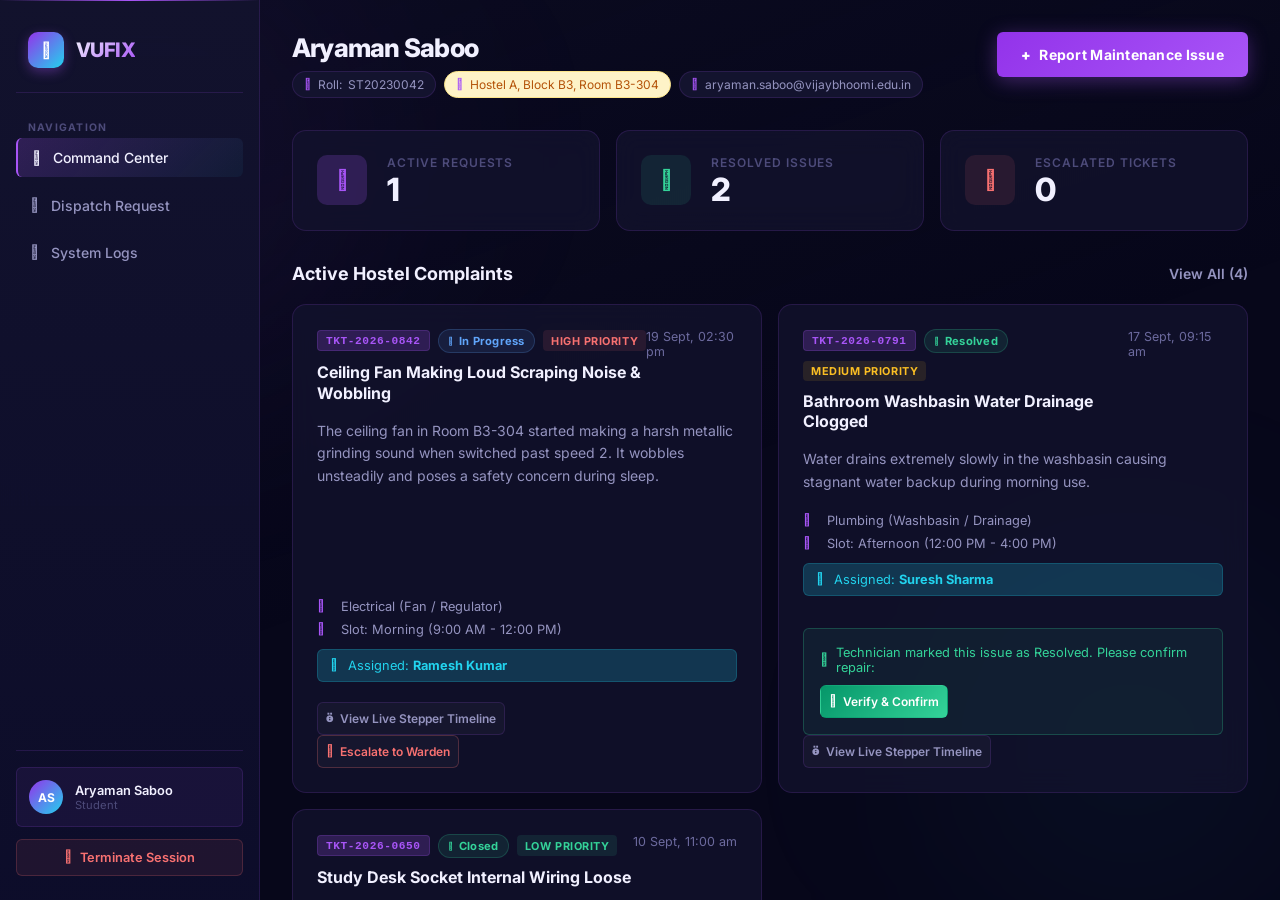
<file: admin.html>
<!DOCTYPE html>
<html lang="en">
<head>
  <meta charset="UTF-8">
  <meta name="viewport" content="width=device-width, initial-scale=1.0">
  <title>VUFIX — Hostel Maintenance & Complaint Management System</title>
  
  <link rel="stylesheet" href="https://cdnjs.cloudflare.com/ajax/libs/font-awesome/6.4.0/css/all.min.css">
  <link rel="stylesheet" href="style.css">
  
  <style>
    /* Utility & specifics for this layout */
    .hidden { display: none !important; }
    .sidebar-nav-list { list-style: none; display: flex; flex-direction: column; gap: 0.5rem; }
    
    .view-container { display: none; }
    .view-container.active { display: flex; flex-direction: column; }
    
    /* Login Form Styles */
    .preset-demo-grid { margin-top: 1rem; display: flex; flex-direction: column; gap: 0.75rem; }
    .preset-btn { border: 1px solid var(--border); background: transparent; padding: 0.75rem; border-radius: 8px; text-align: left; display: flex; align-items: center; gap: 0.75rem; cursor: pointer; transition: all 0.2s; }
    .preset-btn:hover { background: var(--bg-main); border-color: var(--text-light); }
    .preset-icon { color: var(--primary); font-size: 1.25rem; }
    
    /* App layout sidebar styling */
    #view-student, #view-warden, #view-wizard { width: 100%; height: 100vh; overflow: hidden; display: none; }
    .layout-wrapper { display: flex; width: 100%; height: 100%; }
    .layout-main { flex: 1; display: flex; flex-direction: column; padding: 2rem; overflow-y: auto; }
    
  </style>
</head>
<body>
  
<!-- Toast Container -->
<div id="toast-container"></div>

<div id="app">

  <!-- ================= AUTH VIEW ================= -->
  <div id="view-auth" class="auth-wrapper active">
    <div class="auth-card">
      <div class="auth-logo"><i class="fa-solid fa-building-user"></i></div>
      <h1>VUFIX</h1>
      <p>Hostel Maintenance & Complaint Management System</p>
      
      <div class="auth-tabs">
        <button class="auth-tab-btn active" data-tab="student-login">Student Login</button>
        <button class="auth-tab-btn" data-tab="student-signup"><i class="fa-solid fa-user-plus"></i> Sign Up</button>
        <button class="auth-tab-btn" data-tab="warden-login"><i class="fa-solid fa-user-tie"></i> Warden / Admin</button>
      </div>
      
      <form id="form-student-login" class="auth-form">
        <div class="form-group">
          <label for="login-email">Email or Registration No.</label>
          <input type="text" id="login-email" class="form-control" placeholder="aryaman.saboo@vijaybhoomi.edu.in" required value="aryaman.saboo@vijaybhoomi.edu.in">
        </div>
        <div class="form-group">
          <label for="login-password">Password</label>
          <input type="password" id="login-password" class="form-control" placeholder="••••••••" required value="password123">
        </div>
        <button type="submit" class="btn-primary">
          <i class="fa-solid fa-right-to-bracket"></i> Login as Student (Aryaman Saboo)
        </button>
      </form>
      
      <form id="form-student-signup" class="auth-form hidden">
        <div class="form-group"><label>Full Name</label><input type="text" id="signup-name" class="form-control"></div>
        <div class="form-group"><label>Roll Number</label><input type="text" id="signup-roll" class="form-control"></div>
        <div class="form-group"><label>Email</label><input type="email" id="signup-email" class="form-control"></div>
        <div class="form-group"><label>Hostel</label><select id="signup-hostel" class="form-control"><option>Hostel A</option></select></div>
        <div class="form-group"><label>Room</label><input type="text" id="signup-room" class="form-control"></div>
        <div class="form-group"><label>Password</label><input type="password" id="signup-password" class="form-control"></div>
        <button type="submit" class="btn-primary">Register</button>
      </form>
      
      <form id="form-warden-login" class="auth-form hidden">
        <div class="form-group"><label>Admin ID</label><input type="text" id="warden-admin-id" class="form-control" value="ADM-WARDEN-01"></div>
        <div class="form-group"><label>Password</label><input type="password" id="warden-password" class="form-control" value="admin123"></div>
        <button type="submit" class="btn-primary">Warden Login</button>
      </form>
      
      <div class="demo-presets">
        <div class="demo-presets-title"><i class="fa-solid fa-bolt"></i> QUICK DEMO ACCESS PRESETS</div>
        <div class="preset-demo-grid">
          <button class="preset-btn btn-preset-quick" data-demo="usr_aryaman">
            <i class="fa-solid fa-bolt preset-icon" style="color:#f59e0b"></i>
            <div style="flex:1;">
              <strong style="display:block; font-size:0.875rem;">Student Login (Aryaman Saboo)</strong>
              <span style="font-size:0.75rem; color:var(--text-gray);">2024VUGP0039</span>
            </div>
          </button>
          <button class="preset-btn btn-preset-quick" data-demo="usr_rinu">
            <i class="fa-solid fa-shield preset-icon" style="color:#3b82f6"></i>
            <div style="flex:1;">
              <strong style="display:block; font-size:0.875rem;">Hostel Warden Login (Rinu Babu)</strong>
              <span style="font-size:0.75rem; color:var(--text-gray);">Hostel Admin</span>
            </div>
          </button>
          <button class="preset-btn btn-preset-quick" data-demo="usr_parth">
            <i class="fa-solid fa-user preset-icon" style="color:#64748b"></i>
            <div style="flex:1;">
              <strong style="display:block; font-size:0.875rem;">Student Login (Parth Pawar)</strong>
              <span style="font-size:0.75rem; color:var(--text-gray);">2024VUGP0021</span>
            </div>
          </button>
        </div>
      </div>
    </div>
  </div>

  <!-- Global Elements hidden unless app runs -->
  <div style="display:none;">
    <button id="btn-brand-home"></button>
    <button id="btn-user-dropdown"></button>
    <div id="nav-user-avatar"></div>
    <div id="nav-user-name"></div>
    <div id="user-preset-menu"></div>
    <button id="btn-nav-logout"></button>
    <button id="btn-notifications"></button>
    <div id="notif-unread-dot"></div>
    <button id="btn-toggle-research"></button>
  </div>

  <!-- ================= STUDENT VIEW ================= -->
  <div id="view-student">
    <div class="layout-wrapper">
      <aside class="sidebar">
        <div class="sidebar-logo">
          <div class="sidebar-logo-icon"><i class="fa-solid fa-bolt"></i></div>
          <span class="sidebar-logo-text">VUFIX</span>
        </div>
        <span class="sidebar-section-label">Navigation</span>
        <ul class="sidebar-nav-list">
          <li class="sidebar-nav-item"><a href="#" class="nav-item active"><i class="fa-solid fa-house"></i> Command Center</a></li>
          <li class="sidebar-nav-item"><a href="#" class="nav-item" id="btn-open-complaint-wizard"><i class="fa-solid fa-circle-plus"></i> Dispatch Request</a></li>
          <li class="sidebar-nav-item"><a href="#" class="nav-item"><i class="fa-solid fa-list-check"></i> System Logs</a></li>
        </ul>
        <div class="sidebar-bottom">
          <div class="sidebar-user-chip">
            <div class="user-avatar-sm" id="nav-user-avatar">AS</div>
            <div class="sidebar-user-info">
              <div class="sidebar-user-name" id="nav-user-name">Aryaman Saboo</div>
              <div class="sidebar-user-role">Student</div>
            </div>
          </div>
          <button id="btn-header-logout" class="btn-logout"><i class="fa-solid fa-arrow-right-from-bracket"></i> Terminate Session</button>
        </div>
      </aside>
      
      <main class="layout-main">
        <div class="top-bar">
          <div class="welcome-section">
            <h1 id="student-display-name">Welcome back, Aryaman Saboo 👋</h1>
            <div class="user-tags">
              <span class="user-tag"><i class="fa-solid fa-id-card"></i> Roll: <span id="student-badge-roll"></span></span>
              <span class="user-tag" style="background:#fef3c7; border-color:#fde68a; color:#b45309;"><i class="fa-solid fa-door-closed"></i> <span id="student-badge-room"></span></span>
              <span class="user-tag"><i class="fa-solid fa-envelope"></i> <span id="student-badge-email"></span></span>
            </div>
          </div>
          <div>
            <button class="btn-primary" onclick="document.getElementById('btn-open-complaint-wizard').click()"><i class="fa-solid fa-plus"></i> Report Maintenance Issue</button>
          </div>
        </div>
        
        <div class="stats-grid">
          <div class="stat-card primary">
            <div class="stat-icon"><i class="fa-solid fa-tags"></i></div>
            <div class="stat-info"><h3>Active Requests</h3><p id="stat-student-active">0</p></div>
          </div>
          <div class="stat-card success">
            <div class="stat-icon"><i class="fa-solid fa-circle-check"></i></div>
            <div class="stat-info"><h3>Resolved Issues</h3><p id="stat-student-resolved">0</p></div>
          </div>
          <div class="stat-card danger">
            <div class="stat-icon"><i class="fa-solid fa-triangle-exclamation"></i></div>
            <div class="stat-info"><h3>Escalated Tickets</h3><p id="stat-student-escalated">0</p></div>
          </div>
        </div>
        
        <div class="section-header">
          <h2>Active Hostel Complaints</h2>
          <span style="font-size:0.875rem; color:var(--text-gray); font-weight:600;">View All (<span id="student-complaints-list-count">4</span>)</span>
        </div>
        <div id="student-filter-pills" style="display:none;"></div>
        <input type="text" id="search-student-complaints" style="display:none;">
        <div class="complaints-grid" id="student-complaints-list">
          <!-- Populated by JS -->
        </div>
      </main>
    </div>
  </div>

  <!-- ================= WIZARD VIEW ================= -->
  <div id="view-wizard">
    <div class="layout-wrapper">
      <main class="layout-main" style="background:var(--bg-main);">
        <button class="btn-secondary" id="btn-wiz-prev-top" style="margin-bottom:1rem; width:fit-content; border:none; background:transparent;"><i class="fa-solid fa-arrow-left"></i> Back to Dashboard</button>
        <h2>Report Maintenance Issue</h2>
        
        <div class="wizard-container" id="modal-complaint-wizard" style="margin-top: 2rem;">
          <div class="wizard-stepper">
            <div class="wizard-step active" id="node-step-1">
              <div class="step-circle">1</div><div class="step-label">Category</div>
            </div>
            <div class="wizard-step" id="node-step-2">
              <div class="step-circle">2</div><div class="step-label">Details</div>
            </div>
            <div class="wizard-step" id="node-step-3">
              <div class="step-circle">3</div><div class="step-label">Submit</div>
            </div>
          </div>
          
          <div id="wizard-step-1-content">
            <h3 style="margin-bottom: 0.5rem;">Select Issue Category</h3>
            <p style="color:var(--text-gray); font-size:0.875rem;">Choose the type of maintenance required in Room <span id="wiz-room-display"></span>:</p>
            <div class="category-grid" id="category-grid">
              <div class="cat-card selected" data-cat="Electrical">
                <div class="cat-icon"><i class="fa-solid fa-bolt"></i></div>
                <strong>Electrical</strong><span>Fan, Light, Socket</span>
              </div>
              <div class="cat-card" data-cat="Plumbing">
                <div class="cat-icon"><i class="fa-solid fa-faucet-drip"></i></div>
                <strong>Plumbing</strong><span>Tap, Leakage, Flush</span>
              </div>
              <div class="cat-card" data-cat="Furniture">
                <div class="cat-icon"><i class="fa-solid fa-chair"></i></div>
                <strong>Furniture</strong><span>Bed, Table, Chair, Lock</span>
              </div>
              <div class="cat-card" data-cat="IT/Network">
                <div class="cat-icon"><i class="fa-solid fa-wifi"></i></div>
                <strong>Internet / WiFi</strong><span>Router, LAN Port</span>
              </div>
              <div class="cat-card" data-cat="Housekeeping">
                <div class="cat-icon"><i class="fa-solid fa-broom"></i></div>
                <strong>Housekeeping</strong><span>Cleaning, Trash</span>
              </div>
            </div>
          </div>
          
          <div id="wizard-step-2-content" class="hidden">
            <div class="form-group" style="margin-bottom:1rem;">
              <label>Issue Title</label>
              <input type="text" id="in-issue-title" class="form-control" placeholder="Brief summary of the problem">
            </div>
            <div class="form-group" style="margin-bottom:1rem;">
              <label>Description</label>
              <textarea id="in-issue-desc" class="form-control" rows="3" placeholder="Provide more details..."></textarea>
            </div>
            <div class="form-group">
              <label>Priority</label>
              <select id="in-issue-priority" class="form-control">
                <option value="Low">Low</option>
                <option value="Medium" selected>Medium</option>
                <option value="High">High</option>
              </select>
            </div>
          </div>
          
          <div id="wizard-step-3-content" class="hidden">
            <div class="form-group" style="margin-bottom:1.5rem;">
              <label>Preferred Visit Slot</label>
              <select id="in-pref-slot" class="form-control">
                <option>Anytime</option>
                <option>Morning (9AM - 12PM)</option>
                <option>Afternoon (12PM - 4PM)</option>
                <option>Evening (4PM - 7PM)</option>
              </select>
            </div>
            <div style="background:var(--bg-main); padding:1.5rem; border-radius:8px; border:1px solid var(--border);">
              <h4 style="margin-bottom:1rem; font-size:0.875rem;">Summary</h4>
              <p><strong>Title:</strong> <span id="summary-title"></span></p>
              <p><strong>Category:</strong> <span id="summary-category"></span></p>
              <p><strong>Location:</strong> <span id="summary-location"></span></p>
              <p><strong>Priority:</strong> <span id="summary-priority"></span></p>
              <p><strong>Preferred Slot:</strong> <span id="summary-slot"></span></p>
              <div style="display:none;">
                <span id="wiz-title"></span>
                <span id="wiz-description"></span>
                <span id="wiz-slot"></span>
              </div>
            </div>
          </div>
          
          <div class="wizard-footer">
            <button class="btn-secondary hidden" id="btn-wiz-prev" style="margin-right:auto;">Back</button>
            <button class="btn-primary" id="btn-wiz-next" style="width:auto;"><span>Continue to Details</span> <i class="fa-solid fa-arrow-right"></i></button>
            <button class="btn-primary hidden" id="btn-wizard-submit" style="width:auto;"><i class="fa-solid fa-paper-plane"></i> Submit Issue</button>
          </div>
        </div>
      </main>
    </div>
  </div>

  <!-- ================= WARDEN VIEW ================= -->
  <div id="view-warden">
    <div class="layout-wrapper">
      <aside class="sidebar">
        <div class="sidebar-logo">
          <div class="sidebar-logo-icon"><i class="fa-solid fa-shield"></i></div>
          <span class="sidebar-logo-text">VUFIX</span>
        </div>
        <span class="sidebar-section-label">Warden Panel</span>
        <ul class="sidebar-nav-list">
          <li class="sidebar-nav-item"><a href="#" class="nav-item active"><i class="fa-solid fa-chart-pie"></i> Admin Dashboard</a></li>
          <li class="sidebar-nav-item"><a href="#" class="nav-item"><i class="fa-solid fa-triangle-exclamation"></i> Urgent Escalations</a></li>
          <li class="sidebar-nav-item"><a href="#" class="nav-item"><i class="fa-solid fa-users"></i> Staff Roster</a></li>
        </ul>
        <div class="sidebar-bottom">
          <div class="sidebar-user-chip">
            <div class="user-avatar-sm">RB</div>
            <div class="sidebar-user-info">
              <div class="sidebar-user-name">Rinu Babu</div>
              <div class="sidebar-user-role">Hostel Warden</div>
            </div>
          </div>
          <button id="btn-reset-data-warden" class="btn-secondary" style="width:100%; margin-bottom:0.5rem; justify-content:center;"><i class="fa-solid fa-rotate-right"></i> Reset Demo Data</button>
          <button class="btn-logout" onclick="document.getElementById('btn-header-logout').click()"><i class="fa-solid fa-arrow-right-from-bracket"></i> Log Out</button>
        </div>
      </aside>
      
      <main class="layout-main">
        <div class="top-bar">
          <div class="welcome-section">
            <h1>Warden Management Portal</h1>
            <div class="user-tags">
              <span class="user-tag"><i class="fa-solid fa-shield-halved"></i> Rinu Babu — Hostel Warden</span>
              <span class="user-tag"><i class="fa-solid fa-id-badge"></i> ADM-WARDEN-01</span>
            </div>
          </div>
          <button class="btn-secondary" onclick="document.getElementById('btn-reset-data-warden').click()"><i class="fa-solid fa-rotate-right"></i> Reset Demo Data</button>
        </div>
        
        <div class="stats-grid">
          <div class="stat-card">
            <div class="stat-icon" style="background:#f1f5f9; color:#64748b;"><i class="fa-solid fa-list"></i></div>
            <div class="stat-info"><h3>Total Tickets</h3><p id="stat-warden-total">0</p></div>
          </div>
          <div class="stat-card warning">
            <div class="stat-icon"><i class="fa-solid fa-clock"></i></div>
            <div class="stat-info"><h3>Pending Review</h3><p id="stat-warden-pending">0</p></div>
          </div>
          <div class="stat-card info">
            <div class="stat-icon"><i class="fa-solid fa-gears"></i></div>
            <div class="stat-info"><h3>In Progress</h3><p id="stat-warden-progress">0</p></div>
          </div>
          <div class="stat-card danger">
            <div class="stat-icon"><i class="fa-solid fa-triangle-exclamation"></i></div>
            <div class="stat-info"><h3>Escalated</h3><p id="stat-warden-escalated">0</p></div>
          </div>
          <div class="stat-card success">
            <div class="stat-icon"><i class="fa-solid fa-circle-check"></i></div>
            <div class="stat-info"><h3>Resolved</h3><p id="stat-warden-resolved">0</p></div>
          </div>
        </div>
        
        <div id="urgent-escalations-banner" class="alert-banner" style="display:none;">
          <div class="alert-content">
            <i class="fa-solid fa-bell" style="font-size:1.25rem;"></i>
            <div>
              <span>Urgent Escalated Ticket(s) Require Warden Attention!</span>
              <div class="alert-desc">Students have flagged high priority delays. Review and reassign technicians immediately.</div>
            </div>
          </div>
          <button class="btn-danger-sm">View Escalations</button>
        </div>
        <div id="urgent-tickets-list-container" style="display:none;"></div>
        
        <div class="table-container">
          <div class="table-header-actions">
            <div class="table-tabs" id="warden-filter-pills">
              <button class="table-tab active" data-filter="All">All</button>
              <button class="table-tab" data-filter="Pending">Pending</button>
              <button class="table-tab" data-filter="In Progress">In Progress</button>
              <button class="table-tab" data-filter="Escalated"><span style="color:var(--danger);"><i class="fa-solid fa-triangle-exclamation"></i></span> Escalated</button>
              <button class="table-tab" data-filter="Resolved">Resolved</button>
            </div>
            <div style="display:flex; gap:1rem; align-items:center;">
              <span style="font-size:0.875rem; color:var(--text-gray);">Category:</span>
              <select id="filter-warden-category" class="filter-select">
                <option value="All">All Categories</option>
                <option value="Electrical">Electrical</option>
                <option value="Plumbing">Plumbing</option>
                <option value="Furniture">Furniture</option>
              </select>
              <select id="filter-warden-hostel" class="hidden"><option value="All">All</option></select>
              <input type="text" id="search-warden-complaints" class="hidden">
            </div>
          </div>
          
          <table>
            <thead>
              <tr>
                <th>ID</th>
                <th>Student & Room</th>
                <th>Title & Category</th>
                <th>Priority</th>
                <th>Assigned Staff</th>
                <th>Status</th>
                <th>Action</th>
              </tr>
            </thead>
            <tbody id="warden-table-body">
              <!-- Populated by JS -->
            </tbody>
          </table>
        </div>
      </main>
    </div>
  </div>

  <!-- ================= MODALS ================= -->
  
  <!-- Manage Ticket (Warden) Modal -->
  <div class="modal-overlay" id="modal-warden-manage">
    <div class="modal-content">
      <div class="modal-header">
        <div class="modal-title">
          <h2>Manage Ticket <span id="warden-manage-ticket-id">#CF-099</span></h2>
          <p><span id="wm-student-name"></span> — Room <span id="wm-student-room"></span></p>
          <span id="wm-issue-title" class="hidden"></span>
        </div>
        <button class="btn-close" id="close-warden-manage"><i class="fa-solid fa-xmark"></i></button>
      </div>
      <div class="modal-body">
        <div class="form-group">
          <label>Update Ticket Status</label>
          <select id="wm-status-select" class="form-control">
            <option value="Submitted">Submitted</option>
            <option value="Under Review">Under Review</option>
            <option value="Assigned">Assigned</option>
            <option value="In Progress">In Progress</option>
            <option value="Escalated">Escalated</option>
            <option value="On Hold">On Hold</option>
            <option value="Resolved">Resolved</option>
            <option value="Closed">Closed</option>
          </select>
        </div>
        <div class="form-group">
          <label>Assign Staff Technician</label>
          <select id="wm-tech-select" class="form-control">
            <option value="">-- Select Technician --</option>
            <!-- Injected by app.js (which it currently doesn't, but wait, does app.js populate this? Yes it does) -->
          </select>
        </div>
        <div class="form-group">
          <label>Estimated Resolution Date (ETA)</label>
          <input type="datetime-local" id="wm-eta-input" class="form-control">
        </div>
        <div class="form-group">
          <label>Internal Warden / Maintenance Note</label>
          <textarea id="wm-note-input" class="form-control" rows="3" placeholder="Add update notes visible in student timeline..."></textarea>
        </div>
      </div>
      <div class="modal-footer">
        <button class="btn-secondary" id="btn-warden-cancel">Cancel</button>
        <button class="btn-primary" id="btn-warden-save-ticket" style="width:auto;"><i class="fa-solid fa-floppy-disk"></i> Save & Push Live Updates</button>
      </div>
    </div>
  </div>

  <!-- Timeline Modal (Student) -->
  <div class="modal-overlay" id="modal-timeline">
    <div class="modal-content">
      <div class="modal-header">
        <div class="modal-title">
          <h2>Timeline: <span id="timeline-ticket-id"></span></h2>
          <p id="timeline-ticket-title"></p>
        </div>
        <button class="btn-close" id="close-timeline"><i class="fa-solid fa-xmark"></i></button>
      </div>
      <div class="modal-body">
        <div style="display:flex; justify-content:space-between; align-items:center; margin-bottom:1rem;">
          <span class="badge info" id="timeline-status-badge">Status</span>
          <span style="font-size:0.75rem; color:var(--text-gray);" id="timeline-eta-text"></span>
        </div>
        
        <div id="timeline-tech-box" style="display:flex; gap:1rem; padding:1rem; border:1px solid var(--border); border-radius:8px; margin-bottom:1.5rem; align-items:center;">
          <div class="avatar-circle" id="timeline-tech-avatar" style="width:40px; height:40px; font-size:1rem;">TK</div>
          <div>
            <strong id="timeline-tech-name" style="display:block; font-size:0.875rem;"></strong>
            <span id="timeline-tech-specialty" style="font-size:0.75rem; color:var(--text-gray);"></span>
          </div>
          <a href="#" id="timeline-tech-phone" class="btn-secondary" style="margin-left:auto; padding:0.5rem; text-decoration:none;"><i class="fa-solid fa-phone"></i></a>
        </div>
        
        <div id="stepper-timeline-container" style="display:flex; flex-direction:column; gap:1rem; padding-left:1rem; border-left:2px solid var(--border); margin-left:1rem;">
          <!-- JS fills this -->
        </div>
      </div>
      <div class="modal-footer">
        <button class="btn-secondary" id="btn-timeline-close">Close</button>
      </div>
    </div>
  </div>
  
  <!-- Escalate Modal -->
  <div class="modal-overlay" id="modal-escalate">
    <div class="modal-content">
      <div class="modal-header">
        <div class="modal-title">
          <h2 style="color:var(--danger);"><i class="fa-solid fa-triangle-exclamation"></i> Escalate Ticket <span id="escalate-ticket-id"></span></h2>
        </div>
        <button class="btn-close" id="close-escalate"><i class="fa-solid fa-xmark"></i></button>
      </div>
      <div class="modal-body">
        <p style="font-size:0.875rem;">Are you sure you want to escalate this ticket to the Hostel Warden?</p>
        <textarea id="escalate-custom-text" class="form-control" rows="3" placeholder="Reason for escalation..."></textarea>
      </div>
      <div class="modal-footer">
        <button class="btn-secondary" id="btn-cancel-escalate">Cancel</button>
        <button class="btn-primary" id="btn-submit-escalate" style="background:var(--danger); width:auto;">Escalate</button>
      </div>
    </div>
  </div>

  <!-- Confirm Resolution Modal -->
  <div class="modal-overlay" id="modal-confirm-resolution">
    <div class="modal-content">
      <div class="modal-header">
        <div class="modal-title">
          <h2>Confirm Resolution <span id="confirm-ticket-id"></span></h2>
        </div>
        <button class="btn-close" id="close-confirm-res"><i class="fa-solid fa-xmark"></i></button>
      </div>
      <div class="modal-body">
        <p style="font-size:0.875rem;">Has the issue been fully resolved to your satisfaction?</p>
        <div id="rating-feedback-box" class="hidden">
          <textarea id="res-feedback-text" class="form-control" rows="3" placeholder="Leave a review..."></textarea>
        </div>
      </div>
      <div class="modal-footer" style="gap:1rem;">
        <button class="btn-secondary" id="btn-res-no" style="flex:1; border-color:var(--danger); color:var(--danger);">No, Still Broken</button>
        <button class="btn-primary" id="btn-res-yes" style="flex:1; background:var(--success);">Yes, Fixed</button>
      </div>
    </div>
  </div>
  
  <!-- Research Modal -->
  <div class="modal-overlay" id="modal-research">
    <div class="modal-content">
      <div class="modal-header">
        <div class="modal-title"><h2>UX Research</h2></div>
        <button class="btn-close" id="close-research"><i class="fa-solid fa-xmark"></i></button>
      </div>
    </div>
  </div>

</div>

<!-- Scripts -->
<script src="store.js"></script>
<script src="app.js"></script>
<script>
  // Add some quick UI bindings that app.js might miss because of HTML structural changes
  document.getElementById('btn-wiz-prev-top').addEventListener('click', () => {
    document.getElementById('btn-wiz-prev').click();
  });
</script>
</body>
</html>
</file>
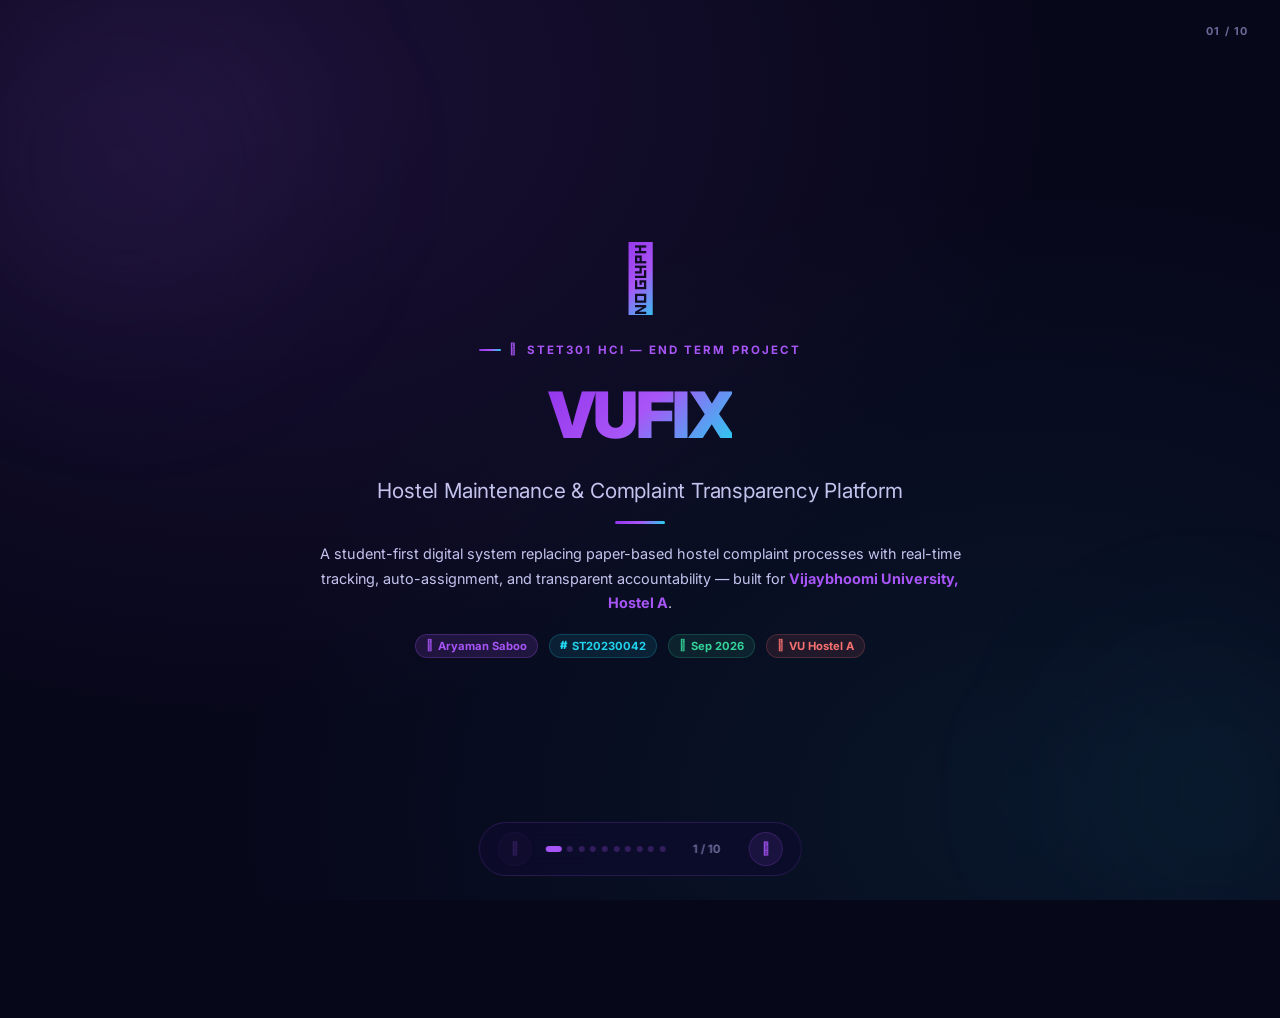
<file: pitch.html>
<!DOCTYPE html>
<html lang="en">
<head>
  <meta charset="UTF-8">
  <meta name="viewport" content="width=device-width, initial-scale=1.0">
  <title>VUFIX — Pitch Deck</title>
  <link href="https://fonts.googleapis.com/css2?family=Inter:wght@300;400;500;600;700;800;900&display=swap" rel="stylesheet">
  <link rel="stylesheet" href="https://cdnjs.cloudflare.com/ajax/libs/font-awesome/6.4.0/css/all.min.css">
  <style>
    :root{--p:#a855f7;--p2:#9333ea;--a:#22d3ee;--bg:#07071a;--bg2:#0d0d2b;--bg3:#13132e;--txt:#f1f0ff;--txt2:#c4c3ee;--muted:#6b6a9a;--border:rgba(168,85,247,.18);--g:linear-gradient(135deg,#9333ea,#a855f7,#22d3ee)}
    *,*::before,*::after{margin:0;padding:0;box-sizing:border-box;font-family:'Inter',sans-serif}
    html,body{width:100%;height:100%;overflow:hidden;background:var(--bg)}
    #deck{width:100%;height:100%;position:relative}
    .slide{position:absolute;inset:0;display:flex;flex-direction:column;align-items:center;justify-content:center;padding:3rem 4rem;opacity:0;pointer-events:none;transform:translateY(28px);transition:all .5s cubic-bezier(.22,.68,0,1.2);background:radial-gradient(ellipse at 20% 10%,rgba(168,85,247,.12) 0%,transparent 55%),radial-gradient(ellipse at 80% 90%,rgba(34,211,238,.07) 0%,transparent 55%),var(--bg)}
    .slide.active{opacity:1;pointer-events:all;transform:translateY(0)}
    .slide.exit{opacity:0;transform:translateY(-28px);pointer-events:none}
    .orb{position:absolute;border-radius:50%;filter:blur(80px);pointer-events:none;z-index:0}
    .o1{width:500px;height:500px;background:radial-gradient(circle,rgba(168,85,247,.1),transparent 70%);top:-10%;left:-10%;animation:ob 14s ease-in-out infinite alternate}
    .o2{width:400px;height:400px;background:radial-gradient(circle,rgba(34,211,238,.07),transparent 70%);bottom:-10%;right:-10%;animation:ob 11s ease-in-out infinite alternate-reverse}
    @keyframes ob{from{transform:translate(0,0)}to{transform:translate(30px,30px)}}
    .c{position:relative;z-index:1;width:100%;max-width:1200px;margin:0 auto}
    .eye{font-size:.72rem;font-weight:700;letter-spacing:.18em;text-transform:uppercase;color:var(--p);margin-bottom:.65rem;display:flex;align-items:center;gap:.5rem}
    .eye::before{content:'';width:22px;height:2px;background:var(--g);border-radius:2px}
    h1.hero{font-size:clamp(2.5rem,5vw,4.5rem);font-weight:900;letter-spacing:-.04em;line-height:1.05;color:var(--txt);margin-bottom:1rem}
    h2.ttl{font-size:clamp(1.6rem,2.8vw,2.5rem);font-weight:800;letter-spacing:-.03em;color:var(--txt);margin-bottom:.65rem}
    .grad{background:var(--g);-webkit-background-clip:text;-webkit-text-fill-color:transparent;background-clip:text}
    .lead{font-size:1rem;color:var(--txt2);line-height:1.7;max-width:680px}
    .sm{font-size:.82rem;color:var(--muted);line-height:1.6}
    .row{display:flex;gap:2rem;align-items:flex-start;width:100%}
    .g2{display:grid;grid-template-columns:1fr 1fr;gap:1.25rem;width:100%}
    .g3{display:grid;grid-template-columns:1fr 1fr 1fr;gap:1.1rem;width:100%}
    .g4{display:grid;grid-template-columns:repeat(4,1fr);gap:1rem;width:100%}
    .card{background:rgba(19,19,46,.8);backdrop-filter:blur(16px);border:1px solid var(--border);border-radius:16px;padding:1.25rem;position:relative;overflow:hidden;transition:all .3s}
    .card::before{content:'';position:absolute;top:0;left:0;right:0;height:1px;background:linear-gradient(90deg,transparent,var(--p),transparent);opacity:0;transition:opacity .3s}
    .card:hover{border-color:rgba(168,85,247,.35);transform:translateY(-2px);box-shadow:0 0 40px rgba(168,85,247,.18)}
    .card:hover::before{opacity:1}
    .ci{width:44px;height:44px;border-radius:11px;display:flex;align-items:center;justify-content:center;font-size:1.1rem;margin-bottom:.875rem}
    .cp{background:rgba(168,85,247,.15);color:var(--p)} .ca{background:rgba(34,211,238,.12);color:var(--a)} .cg{background:rgba(52,211,153,.12);color:#34d399} .cr{background:rgba(248,113,113,.12);color:#f87171} .cy{background:rgba(251,191,36,.12);color:#fbbf24}
    .bdg{display:inline-flex;align-items:center;gap:.3rem;padding:.28rem .65rem;border-radius:100px;font-size:.7rem;font-weight:700}
    .bp{background:rgba(168,85,247,.15);color:var(--p);border:1px solid rgba(168,85,247,.25)} .ba{background:rgba(34,211,238,.1);color:var(--a);border:1px solid rgba(34,211,238,.2)} .bg{background:rgba(52,211,153,.1);color:#34d399;border:1px solid rgba(52,211,153,.2)} .br{background:rgba(248,113,113,.1);color:#f87171;border:1px solid rgba(248,113,113,.2)}
    .pb-wrap{margin:.45rem 0} .pb-lbl{display:flex;justify-content:space-between;font-size:.72rem;margin-bottom:.28rem;color:var(--txt2)} .pb-lbl b{color:var(--p);font-weight:700} .pb{height:5px;background:rgba(255,255,255,.06);border-radius:3px;overflow:hidden} .pb-f{height:100%;background:var(--g);border-radius:3px;transition:width 1.2s cubic-bezier(.22,.68,0,1.2)}
    .tl{display:flex;flex-direction:column;gap:1.1rem;position:relative} .tl::before{content:'';position:absolute;left:14px;top:0;bottom:0;width:2px;background:linear-gradient(180deg,var(--p),var(--a),transparent)}
    .ti{display:flex;gap:.875rem;align-items:flex-start;padding-left:.4rem} .td{width:28px;height:28px;border-radius:50%;background:var(--bg3);border:2px solid var(--p);display:flex;align-items:center;justify-content:center;font-size:.6rem;color:var(--p);flex-shrink:0;z-index:1} .tb{flex:1;padding-top:.2rem} .tb strong{display:block;font-size:.85rem;color:var(--txt);font-weight:700;margin-bottom:.15rem} .tb span{font-size:.75rem;color:var(--muted)}
    .q{background:rgba(168,85,247,.06);border-left:3px solid var(--p);border-radius:0 10px 10px 0;padding:.875rem 1.1rem;font-size:.85rem;font-style:italic;color:var(--txt2)} .qa{font-size:.72rem;color:var(--p);font-style:normal;font-weight:700;margin-top:.4rem;display:block}
    .stp{display:flex;align-items:flex-start;gap:.875rem;padding:.875rem;background:rgba(168,85,247,.04);border:1px solid var(--border);border-radius:11px} .sn{width:30px;height:30px;border-radius:8px;background:var(--g);display:flex;align-items:center;justify-content:center;font-size:.75rem;font-weight:800;color:white;flex-shrink:0;margin-top:.1rem} .st{font-size:.83rem;font-weight:600;color:var(--txt2)} .ss{font-size:.75rem;color:var(--muted);margin-top:.15rem}
    .per{display:flex;align-items:center;gap:.875rem;padding:.875rem 1.1rem;background:rgba(19,19,46,.7);border:1px solid var(--border);border-radius:11px} .pav{width:40px;height:40px;border-radius:50%;background:var(--g);display:flex;align-items:center;justify-content:center;font-size:.8rem;font-weight:700;color:white;flex-shrink:0} .pn{font-size:.85rem;font-weight:700;color:var(--txt)} .pr{font-size:.72rem;color:var(--muted)}
    .big{text-align:center;padding:1.25rem 1rem} .big .num{font-size:3rem;font-weight:900;letter-spacing:-.04em;line-height:1;background:var(--g);-webkit-background-clip:text;-webkit-text-fill-color:transparent;background-clip:text} .big .lbl{font-size:.68rem;font-weight:700;text-transform:uppercase;letter-spacing:.1em;color:var(--muted);margin-top:.3rem}
    .div{width:50px;height:3px;background:var(--g);border-radius:2px;margin:.6rem 0}
    .sno{position:absolute;top:1.5rem;right:2rem;font-size:.68rem;font-weight:700;letter-spacing:.1em;color:var(--muted)} .sno::after{content:' / 10'}
    .ico{font-size:4.5rem;background:var(--g);-webkit-background-clip:text;-webkit-text-fill-color:transparent;background-clip:text;line-height:1;margin-bottom:.875rem}
    .bc{display:flex;align-items:flex-end;gap:.6rem;height:100px;padding-bottom:.4rem;border-bottom:1px solid var(--border)} .bc-c{display:flex;flex-direction:column;align-items:center;gap:.3rem;flex:1} .bc-f{width:100%;border-radius:3px 3px 0 0;background:var(--g);min-height:3px} .bc-l{font-size:.6rem;color:var(--muted);text-align:center;font-weight:600} .bc-v{font-size:.7rem;color:var(--p);font-weight:700}
    @keyframes fu{from{opacity:0;transform:translateY(14px)}to{opacity:1;transform:translateY(0)}}
    .slide.active .c>*{animation:fu .45s ease both} .slide.active .c>*:nth-child(1){animation-delay:.04s} .slide.active .c>*:nth-child(2){animation-delay:.11s} .slide.active .c>*:nth-child(3){animation-delay:.18s} .slide.active .c>*:nth-child(4){animation-delay:.25s} .slide.active .c>*:nth-child(5){animation-delay:.32s}
    #nav{position:fixed;bottom:1.5rem;left:50%;transform:translateX(-50%);display:flex;align-items:center;gap:.875rem;background:rgba(13,13,43,.92);backdrop-filter:blur(16px);border:1px solid var(--border);border-radius:100px;padding:.55rem 1.1rem;z-index:100}
    #ctr{font-size:.72rem;font-weight:700;color:var(--muted);min-width:55px;text-align:center}
    .nb{width:34px;height:34px;border-radius:50%;background:rgba(168,85,247,.1);border:1px solid rgba(168,85,247,.2);color:var(--p);cursor:pointer;display:flex;align-items:center;justify-content:center;transition:all .2s;font-size:.8rem}
    .nb:hover{background:rgba(168,85,247,.25)} .nb:disabled{opacity:.25;cursor:not-allowed}
    .dots{display:flex;gap:.35rem;align-items:center} .dot{width:6px;height:6px;border-radius:3px;background:rgba(168,85,247,.25);cursor:pointer;transition:all .3s} .dot.active{width:16px;background:var(--p)}
  </style>
</head>
<body>
<div id="deck">

<!-- S1: TITLE -->
<div class="slide active" id="s1">
  <div class="orb o1"></div><div class="orb o2"></div>
  <span class="sno">01</span>
  <div class="c" style="display:flex;flex-direction:column;align-items:center;gap:.875rem;text-align:center">
    <div class="ico"><i class="fa-solid fa-bolt"></i></div>
    <div class="eye" style="justify-content:center"><i class="fa-solid fa-shield-halved"></i> STET301 HCI — End Term Project</div>
    <h1 class="hero"><span class="grad">VUFIX</span></h1>
    <h2 style="font-size:1.3rem;font-weight:400;color:var(--txt2);letter-spacing:-.01em">Hostel Maintenance &amp; Complaint Transparency Platform</h2>
    <div class="div" style="margin:.25rem auto"></div>
    <p class="lead" style="text-align:center;font-size:.9rem;max-width:660px">A student-first digital system replacing paper-based hostel complaint processes with real-time tracking, auto-assignment, and transparent accountability — built for <strong style="color:var(--p)">Vijaybhoomi University, Hostel A</strong>.</p>
    <div style="display:flex;gap:.65rem;margin-top:.25rem;flex-wrap:wrap;justify-content:center">
      <span class="bdg bp"><i class="fa-solid fa-user-graduate"></i> Aryaman Saboo</span>
      <span class="bdg ba"><i class="fa-solid fa-hashtag"></i> ST20230042</span>
      <span class="bdg bg"><i class="fa-solid fa-calendar"></i> Sep 2026</span>
      <span class="bdg br"><i class="fa-solid fa-building"></i> VU Hostel A</span>
    </div>
  </div>
</div>

<!-- S2: PROBLEM -->
<div class="slide" id="s2">
  <div class="orb o1"></div><div class="orb o2"></div>
  <span class="sno">02</span>
  <div class="c" style="display:flex;flex-direction:column;gap:1.25rem">
    <div><div class="eye"><i class="fa-solid fa-triangle-exclamation"></i> The Problem</div><h2 class="ttl">Hostel complaints disappear into <span class="grad">thin air</span></h2></div>
    <div class="g2" style="gap:1.1rem">
      <div style="display:flex;flex-direction:column;gap:.75rem">
        <div class="card" style="display:flex;gap:.875rem;align-items:flex-start;padding:1rem"><div class="ci cr" style="margin:0;width:36px;height:36px;border-radius:9px;flex-shrink:0"><i class="fa-solid fa-paper-plane"></i></div><div><div style="font-size:.875rem;font-weight:700;color:var(--txt);margin-bottom:.2rem">Verbal / Paper Complaints</div><div class="sm">No record, no ticket ID, no proof of submission.</div></div></div>
        <div class="card" style="display:flex;gap:.875rem;align-items:flex-start;padding:1rem"><div class="ci cr" style="margin:0;width:36px;height:36px;border-radius:9px;flex-shrink:0"><i class="fa-solid fa-eye-slash"></i></div><div><div style="font-size:.875rem;font-weight:700;color:var(--txt);margin-bottom:.2rem">Zero Visibility</div><div class="sm">Students couldn't see status, assigned technician, or ETA.</div></div></div>
        <div class="card" style="display:flex;gap:.875rem;align-items:flex-start;padding:1rem"><div class="ci cr" style="margin:0;width:36px;height:36px;border-radius:9px;flex-shrink:0"><i class="fa-solid fa-clock-rotate-left"></i></div><div><div style="font-size:.875rem;font-weight:700;color:var(--txt);margin-bottom:.2rem">14+ Day Resolution Times</div><div class="sm">Without tracking, follow-ups were manual, causing huge delays.</div></div></div>
        <div class="card" style="display:flex;gap:.875rem;align-items:flex-start;padding:1rem"><div class="ci cr" style="margin:0;width:36px;height:36px;border-radius:9px;flex-shrink:0"><i class="fa-solid fa-person-running"></i></div><div><div style="font-size:.875rem;font-weight:700;color:var(--txt);margin-bottom:.2rem">Warden Overload</div><div class="sm">Manual routing to technicians was error-prone and slow.</div></div></div>
      </div>
      <div class="card" style="background:rgba(248,113,113,.04);border-color:rgba(248,113,113,.2);display:flex;flex-direction:column;gap:1.1rem;justify-content:center;align-items:center">
        <div style="text-align:center"><div style="font-size:3.75rem;font-weight:900;color:#f87171;line-height:1">14+</div><div class="sm" style="margin-top:.2rem">days avg. resolution without a system</div></div>
        <div class="div" style="background:rgba(248,113,113,.5);margin:0 auto"></div>
        <div class="q" style="border-color:#f87171">"I reported a broken fan and had no idea who was handling it. I went to the warden's office 3 times."<span class="qa" style="color:#f87171">— Hostel A Student (User Interview)</span></div>
      </div>
    </div>
  </div>
</div>

<!-- S3: SOLUTION -->
<div class="slide" id="s3">
  <div class="orb o1"></div><div class="orb o2"></div>
  <span class="sno">03</span>
  <div class="c" style="display:flex;flex-direction:column;gap:1.25rem">
    <div><div class="eye"><i class="fa-solid fa-bolt"></i> The Solution</div><h2 class="ttl">VUFIX — One system, <span class="grad">full transparency</span></h2><p class="sm" style="max-width:640px;margin-top:.3rem">A browser-based complaint management platform with real-time tracking, automated technician assignment, and role-based dashboards.</p></div>
    <div class="g3">
      <div class="card" style="display:flex;flex-direction:column;align-items:center;text-align:center"><div class="ci cp" style="margin:0 auto .875rem"><i class="fa-solid fa-ticket"></i></div><div style="font-size:.9rem;font-weight:700;color:var(--txt);margin-bottom:.35rem">Instant Ticketing</div><p class="sm">3-step wizard creates a tracked ticket in &lt;60 seconds with auto-generated ID.</p></div>
      <div class="card" style="display:flex;flex-direction:column;align-items:center;text-align:center"><div class="ci ca" style="margin:0 auto .875rem"><i class="fa-solid fa-robot"></i></div><div style="font-size:.9rem;font-weight:700;color:var(--txt);margin-bottom:.35rem">Auto-Assignment</div><p class="sm">Issue category auto-matches the right specialist — Electrical, Plumbing, IT, etc.</p></div>
      <div class="card" style="display:flex;flex-direction:column;align-items:center;text-align:center"><div class="ci cg" style="margin:0 auto .875rem"><i class="fa-solid fa-timeline"></i></div><div style="font-size:.9rem;font-weight:700;color:var(--txt);margin-bottom:.35rem">Live Timeline</div><p class="sm">Every status update is logged with timestamps. Students see exactly where things stand.</p></div>
      <div class="card" style="display:flex;flex-direction:column;align-items:center;text-align:center"><div class="ci cy" style="margin:0 auto .875rem"><i class="fa-solid fa-shield-halved"></i></div><div style="font-size:.9rem;font-weight:700;color:var(--txt);margin-bottom:.35rem">Warden Dashboard</div><p class="sm">Warden Rinu Babu manages all tickets, assigns staff, sets ETAs from one control panel.</p></div>
      <div class="card" style="display:flex;flex-direction:column;align-items:center;text-align:center"><div class="ci cr" style="margin:0 auto .875rem"><i class="fa-solid fa-triangle-exclamation"></i></div><div style="font-size:.9rem;font-weight:700;color:var(--txt);margin-bottom:.35rem">Escalation System</div><p class="sm">Students can escalate stalled complaints. Warden gets an immediate alert banner.</p></div>
      <div class="card" style="display:flex;flex-direction:column;align-items:center;text-align:center"><div class="ci cp" style="margin:0 auto .875rem"><i class="fa-solid fa-star"></i></div><div style="font-size:.9rem;font-weight:700;color:var(--txt);margin-bottom:.35rem">Resolution Confirmation</div><p class="sm">Students verify repairs and rate service quality — closing the feedback loop.</p></div>
    </div>
  </div>
</div>

<!-- S4: USER RESEARCH -->
<div class="slide" id="s4">
  <div class="orb o1"></div><div class="orb o2"></div>
  <span class="sno">04</span>
  <div class="c" style="display:flex;flex-direction:column;gap:1.25rem">
    <div><div class="eye"><i class="fa-solid fa-magnifying-glass"></i> User Research</div><h2 class="ttl">Grounded in <span class="grad">real feedback</span> from real students</h2></div>
    <div class="g2">
      <div style="display:flex;flex-direction:column;gap:.7rem">
        <div style="font-size:.72rem;font-weight:700;text-transform:uppercase;letter-spacing:.1em;color:var(--muted);margin-bottom:.25rem">Participants</div>
        <div class="per"><div class="pav">AM</div><div><div class="pn">Aman Singh — 4th Year</div><div class="pr">Pain: Login confusing; no clear role entry point</div></div></div>
        <div class="per"><div class="pav">ME</div><div><div class="pn">Megh — 4th Year</div><div class="pr">Pain: Dashboard too cluttered on first view</div></div></div>
        <div class="per"><div class="pav">PP</div><div><div class="pn">Parth Pawar — 3rd Year</div><div class="pr">Request: Auto-assign technician, skip manual steps</div></div></div>
        <div class="per"><div class="pav">AN</div><div><div class="pn">Anton Singh — 4th Year</div><div class="pr">Pain: UI felt generic, not distinct from templates</div></div></div>
        <div class="per"><div class="pav">AI</div><div><div class="pn">Anirudh Padhir — 1st Year</div><div class="pr">Pain: Complaint categories unclear to first-timers</div></div></div>
      </div>
      <div style="display:flex;flex-direction:column;gap:.75rem">
        <div style="font-size:.72rem;font-weight:700;text-transform:uppercase;letter-spacing:.1em;color:var(--muted);margin-bottom:.25rem">Insights → Design Decisions</div>
        <div class="card">
          <div class="pb-wrap"><div class="pb-lbl"><span>Single login for all roles</span><b>100%</b></div><div class="pb"><div class="pb-f" style="width:100%"></div></div></div>
          <div class="pb-wrap"><div class="pb-lbl"><span>Auto-assign by category</span><b>90%</b></div><div class="pb"><div class="pb-f" style="width:90%"></div></div></div>
          <div class="pb-wrap"><div class="pb-lbl"><span>3-step complaint wizard</span><b>85%</b></div><div class="pb"><div class="pb-f" style="width:85%"></div></div></div>
          <div class="pb-wrap"><div class="pb-lbl"><span>Escalation with warden alert</span><b>80%</b></div><div class="pb"><div class="pb-f" style="width:80%"></div></div></div>
          <div class="pb-wrap"><div class="pb-lbl"><span>Visual-first timeline</span><b>75%</b></div><div class="pb"><div class="pb-f" style="width:75%"></div></div></div>
        </div>
        <div class="q">"I should be able to login, file a complaint, and see who's coming — all in under 2 minutes."<span class="qa">— Parth Pawar, 3rd Year Student</span></div>
      </div>
    </div>
  </div>
</div>

<!-- S5: USER FLOW -->
<div class="slide" id="s5">
  <div class="orb o1"></div><div class="orb o2"></div>
  <span class="sno">05</span>
  <div class="c" style="display:flex;flex-direction:column;gap:1.25rem">
    <div><div class="eye"><i class="fa-solid fa-diagram-project"></i> User Flow</div><h2 class="ttl">Designed for <span class="grad">two user types</span>, one entry point</h2></div>
    <div class="g2" style="gap:2rem">
      <div>
        <div class="bdg bp" style="margin-bottom:.75rem"><i class="fa-solid fa-user-graduate"></i> Student Journey</div>
        <div class="tl">
          <div class="ti"><div class="td"><i class="fa-solid fa-right-to-bracket" style="font-size:.55rem"></i></div><div class="tb"><strong>Login / Register</strong><span>Email + password or quick demo access</span></div></div>
          <div class="ti"><div class="td"><i class="fa-solid fa-house" style="font-size:.55rem"></i></div><div class="tb"><strong>Student Dashboard</strong><span>See active tickets, stats, live feed</span></div></div>
          <div class="ti"><div class="td"><i class="fa-solid fa-plus" style="font-size:.55rem"></i></div><div class="tb"><strong>File Complaint (3-step wizard)</strong><span>Category → Details → Confirm &amp; Submit</span></div></div>
          <div class="ti"><div class="td"><i class="fa-solid fa-robot" style="font-size:.55rem"></i></div><div class="tb"><strong>Auto-Assignment</strong><span>System assigns matched technician instantly</span></div></div>
          <div class="ti"><div class="td"><i class="fa-solid fa-timeline" style="font-size:.55rem"></i></div><div class="tb"><strong>Track &amp; Monitor</strong><span>Live timeline, ETA, technician details</span></div></div>
          <div class="ti"><div class="td"><i class="fa-solid fa-triangle-exclamation" style="font-size:.55rem"></i></div><div class="tb"><strong>Escalate if Needed</strong><span>Flag to warden with reason — instant alert</span></div></div>
          <div class="ti"><div class="td"><i class="fa-solid fa-star" style="font-size:.55rem"></i></div><div class="tb"><strong>Confirm &amp; Rate</strong><span>Verify fix, rate service 1–5 stars</span></div></div>
        </div>
      </div>
      <div>
        <div class="bdg bg" style="margin-bottom:.75rem"><i class="fa-solid fa-shield-halved"></i> Warden Journey (Rinu Babu)</div>
        <div class="tl">
          <div class="ti"><div class="td" style="border-color:#34d399;color:#34d399"><i class="fa-solid fa-shield-halved" style="font-size:.55rem"></i></div><div class="tb"><strong>Warden Login</strong><span>Separate tab with Admin ID credentials</span></div></div>
          <div class="ti"><div class="td" style="border-color:#34d399;color:#34d399"><i class="fa-solid fa-chart-pie" style="font-size:.55rem"></i></div><div class="tb"><strong>Admin Dashboard</strong><span>5-panel stats: total, pending, progress, escalated, resolved</span></div></div>
          <div class="ti"><div class="td" style="border-color:#34d399;color:#34d399"><i class="fa-solid fa-list" style="font-size:.55rem"></i></div><div class="tb"><strong>All Tickets Table</strong><span>Filter by status, category; manage any ticket</span></div></div>
          <div class="ti"><div class="td" style="border-color:#34d399;color:#34d399"><i class="fa-solid fa-user-gear" style="font-size:.55rem"></i></div><div class="tb"><strong>Assign / Re-assign</strong><span>Pick technician, update status, set ETA</span></div></div>
          <div class="ti"><div class="td" style="border-color:#f87171;color:#f87171"><i class="fa-solid fa-bell" style="font-size:.55rem"></i></div><div class="tb"><strong>Handle Escalations</strong><span>Dedicated view with urgent alert banner</span></div></div>
          <div class="ti"><div class="td" style="border-color:#34d399;color:#34d399"><i class="fa-solid fa-floppy-disk" style="font-size:.55rem"></i></div><div class="tb"><strong>Save &amp; Update</strong><span>All changes logged to student timeline in real-time</span></div></div>
        </div>
      </div>
    </div>
  </div>
</div>

<!-- S6: DESIGN SYSTEM -->
<div class="slide" id="s6">
  <div class="orb o1"></div><div class="orb o2"></div>
  <span class="sno">06</span>
  <div class="c" style="display:flex;flex-direction:column;gap:1.25rem">
    <div><div class="eye"><i class="fa-solid fa-palette"></i> Design System</div><h2 class="ttl"><span class="grad">Midnight Violet</span> — a distinct visual identity</h2><p class="sm" style="max-width:640px;margin-top:.3rem">Intentionally different from generic admin panels. Premium dark aesthetic with glassmorphism, animated depth, and consistent design tokens.</p></div>
    <div class="g2" style="gap:1.25rem">
      <div style="display:flex;flex-direction:column;gap:.875rem">
        <div class="card">
          <div style="font-size:.72rem;font-weight:700;text-transform:uppercase;letter-spacing:.1em;color:var(--muted);margin-bottom:.75rem">Colour Palette</div>
          <div style="display:flex;flex-direction:column;gap:.45rem">
            <div style="display:flex;align-items:center;gap:.7rem"><div style="width:32px;height:32px;border-radius:7px;background:linear-gradient(135deg,#9333ea,#a855f7)"></div><div><div style="font-size:.78rem;font-weight:700;color:var(--txt)">Primary Purple</div><div style="font-size:.68rem;color:var(--muted)">#9333ea → #a855f7</div></div></div>
            <div style="display:flex;align-items:center;gap:.7rem"><div style="width:32px;height:32px;border-radius:7px;background:linear-gradient(135deg,#06b6d4,#22d3ee)"></div><div><div style="font-size:.78rem;font-weight:700;color:var(--txt)">Accent Cyan</div><div style="font-size:.68rem;color:var(--muted)">#06b6d4 → #22d3ee</div></div></div>
            <div style="display:flex;align-items:center;gap:.7rem"><div style="width:32px;height:32px;border-radius:7px;background:var(--bg2);border:1px solid var(--border)"></div><div><div style="font-size:.78rem;font-weight:700;color:var(--txt)">Deep Midnight</div><div style="font-size:.68rem;color:var(--muted)">#07071a / #0d0d2b</div></div></div>
            <div style="display:flex;align-items:center;gap:.7rem"><div style="width:32px;height:32px;border-radius:7px;background:#34d399"></div><div><div style="font-size:.78rem;font-weight:700;color:var(--txt)">Success Green</div><div style="font-size:.68rem;color:var(--muted)">#34d399 — resolved states</div></div></div>
            <div style="display:flex;align-items:center;gap:.7rem"><div style="width:32px;height:32px;border-radius:7px;background:#f87171"></div><div><div style="font-size:.78rem;font-weight:700;color:var(--txt)">Danger Red</div><div style="font-size:.68rem;color:var(--muted)">#f87171 — escalations</div></div></div>
          </div>
        </div>
        <div class="card">
          <div style="font-size:.72rem;font-weight:700;text-transform:uppercase;letter-spacing:.1em;color:var(--muted);margin-bottom:.75rem">Typography — Inter</div>
          <div style="font-size:1.75rem;font-weight:900;letter-spacing:-.04em;color:var(--txt);line-height:1.1;margin-bottom:.3rem">900 — Hero</div>
          <div style="font-size:1.1rem;font-weight:700;color:var(--txt2);margin-bottom:.3rem">700 — Section Titles</div>
          <div style="font-size:.875rem;font-weight:500;color:var(--txt2);margin-bottom:.3rem">500 — Body / Cards</div>
          <div style="font-size:.72rem;font-weight:700;letter-spacing:.12em;text-transform:uppercase;color:var(--p)">700 — EYEBROW / LABELS</div>
        </div>
      </div>
      <div style="display:flex;flex-direction:column;gap:.875rem">
        <div class="card">
          <div style="font-size:.72rem;font-weight:700;text-transform:uppercase;letter-spacing:.1em;color:var(--muted);margin-bottom:.75rem">HCI Principles Applied</div>
          <div style="display:flex;flex-direction:column;gap:.5rem">
            <div style="display:flex;gap:.6rem;align-items:center"><span class="bdg bp" style="font-size:.65rem;flex-shrink:0">Visibility of Status</span><span class="sm">Status always visible via colour-coded badges</span></div>
            <div style="display:flex;gap:.6rem;align-items:center"><span class="bdg ba" style="font-size:.65rem;flex-shrink:0">System Feedback</span><span class="sm">Toast notifications on every user action</span></div>
            <div style="display:flex;gap:.6rem;align-items:center"><span class="bdg bg" style="font-size:.65rem;flex-shrink:0">Consistency</span><span class="sm">Design tokens used consistently across all views</span></div>
            <div style="display:flex;gap:.6rem;align-items:center"><span class="bdg br" style="font-size:.65rem;flex-shrink:0">Error Prevention</span><span class="sm">Validation before each wizard step submission</span></div>
            <div style="display:flex;gap:.6rem;align-items:center"><span class="bdg" style="font-size:.65rem;flex-shrink:0;background:rgba(251,191,36,.1);color:#fbbf24;border:1px solid rgba(251,191,36,.2)">User Control</span><span class="sm">Back buttons in wizard; escalation and reopening</span></div>
          </div>
        </div>
        <div class="card">
          <div style="font-size:.72rem;font-weight:700;text-transform:uppercase;letter-spacing:.1em;color:var(--muted);margin-bottom:.75rem">Visual Techniques</div>
          <div style="display:flex;flex-wrap:wrap;gap:.4rem">
            <span style="padding:.28rem .65rem;background:rgba(255,255,255,.04);border:1px solid var(--border);border-radius:100px;font-size:.72rem;color:var(--muted)">Glassmorphism cards</span>
            <span style="padding:.28rem .65rem;background:rgba(255,255,255,.04);border:1px solid var(--border);border-radius:100px;font-size:.72rem;color:var(--muted)">Animated orb backgrounds</span>
            <span style="padding:.28rem .65rem;background:rgba(255,255,255,.04);border:1px solid var(--border);border-radius:100px;font-size:.72rem;color:var(--muted)">Gradient text</span>
            <span style="padding:.28rem .65rem;background:rgba(255,255,255,.04);border:1px solid var(--border);border-radius:100px;font-size:.72rem;color:var(--muted)">Micro-animations</span>
            <span style="padding:.28rem .65rem;background:rgba(255,255,255,.04);border:1px solid var(--border);border-radius:100px;font-size:.72rem;color:var(--muted)">Hover state feedback</span>
            <span style="padding:.28rem .65rem;background:rgba(255,255,255,.04);border:1px solid var(--border);border-radius:100px;font-size:.72rem;color:var(--muted)">Toast notifications</span>
          </div>
        </div>
      </div>
    </div>
  </div>
</div>

<!-- S7: FEATURES -->
<div class="slide" id="s7">
  <div class="orb o1"></div><div class="orb o2"></div>
  <span class="sno">07</span>
  <div class="c" style="display:flex;flex-direction:column;gap:1.25rem">
    <div><div class="eye"><i class="fa-solid fa-layer-group"></i> Feature Deep-Dive</div><h2 class="ttl">Built for <span class="grad">real-world use</span>, not demos</h2></div>
    <div class="g2" style="gap:1.1rem">
      <div style="display:flex;flex-direction:column;gap:.875rem">
        <div class="card"><div style="display:flex;align-items:center;gap:.7rem;margin-bottom:.75rem"><div class="ci cp" style="margin:0;width:36px;height:36px;border-radius:9px;flex-shrink:0"><i class="fa-solid fa-robot"></i></div><div><div style="font-size:.9rem;font-weight:700;color:var(--txt)">Smart Auto-Assignment</div><div class="sm">Category → Specialist matching engine</div></div></div><div style="display:flex;flex-wrap:wrap;gap:.35rem"><span class="bdg bp"><i class="fa-solid fa-bolt"></i> Electrical → Ramesh Kumar</span><span class="bdg ba"><i class="fa-solid fa-faucet-drip"></i> Plumbing → Suresh Sharma</span><span class="bdg bg"><i class="fa-solid fa-wifi"></i> IT → Vikas Patil</span><span class="bdg br"><i class="fa-solid fa-broom"></i> Housekeeping → Sunita Devi</span><span class="bdg" style="background:rgba(251,191,36,.1);color:#fbbf24;border:1px solid rgba(251,191,36,.2)"><i class="fa-solid fa-chair"></i> Furniture → Rajesh Carpenter</span></div></div>
        <div class="card"><div style="display:flex;align-items:center;gap:.7rem;margin-bottom:.65rem"><div class="ci ca" style="margin:0;width:36px;height:36px;border-radius:9px;flex-shrink:0"><i class="fa-solid fa-timeline"></i></div><div><div style="font-size:.9rem;font-weight:700;color:var(--txt)">Live Ticket Timeline</div><div class="sm">Full audit trail from submission to closure</div></div></div><div class="sm">Submitted → Under Review → Assigned → In Progress → Resolved → Closed — each step timestamped with responsible person.</div></div>
        <div class="card"><div style="display:flex;align-items:center;gap:.7rem;margin-bottom:.5rem"><div class="ci cr" style="margin:0;width:36px;height:36px;border-radius:9px;flex-shrink:0"><i class="fa-solid fa-triangle-exclamation"></i></div><div><div style="font-size:.9rem;font-weight:700;color:var(--txt)">Escalation System</div><div class="sm">Student flags → warden gets alert banner</div></div></div><p class="sm">Tickets become urgency-class with blinking red badge. Warden alert banner persists until resolved.</p></div>
      </div>
      <div style="display:flex;flex-direction:column;gap:.875rem">
        <div class="card"><div style="display:flex;align-items:center;gap:.7rem;margin-bottom:.75rem"><div class="ci cg" style="margin:0;width:36px;height:36px;border-radius:9px;flex-shrink:0"><i class="fa-solid fa-star"></i></div><div><div style="font-size:.9rem;font-weight:700;color:var(--txt)">Student Resolution Confirmation</div><div class="sm">Closes feedback loop with 5-star rating</div></div></div><p class="sm" style="margin-bottom:.6rem">Warden marks "Resolved" → student confirms → rates 1–5 stars → ticket officially closes.</p><div style="display:flex;gap:.2rem"><i class="fa-solid fa-star" style="color:#fbbf24;font-size:1.1rem"></i><i class="fa-solid fa-star" style="color:#fbbf24;font-size:1.1rem"></i><i class="fa-solid fa-star" style="color:#fbbf24;font-size:1.1rem"></i><i class="fa-solid fa-star" style="color:#fbbf24;font-size:1.1rem"></i><i class="fa-regular fa-star" style="color:var(--muted);font-size:1.1rem"></i></div></div>
        <div class="card"><div style="display:flex;align-items:center;gap:.7rem;margin-bottom:.65rem"><div class="ci cy" style="margin:0;width:36px;height:36px;border-radius:9px;flex-shrink:0"><i class="fa-solid fa-database"></i></div><div><div style="font-size:.9rem;font-weight:700;color:var(--txt)">Zero-Backend Architecture</div><div class="sm">localStorage persistence, no server needed</div></div></div><p class="sm" style="margin-bottom:.5rem">Reactive state via <code style="background:rgba(168,85,247,.1);padding:.1rem .3rem;border-radius:4px;font-size:.72rem;color:var(--p)">VUFIXStore</code> — all data persists in browser with auto-save.</p><div style="display:flex;flex-wrap:wrap;gap:.3rem"><span style="padding:.25rem .6rem;background:rgba(255,255,255,.04);border:1px solid var(--border);border-radius:100px;font-size:.7rem;color:var(--muted)">localStorage</span><span style="padding:.25rem .6rem;background:rgba(255,255,255,.04);border:1px solid var(--border);border-radius:100px;font-size:.7rem;color:var(--muted)">Reactive Events</span><span style="padding:.25rem .6rem;background:rgba(255,255,255,.04);border:1px solid var(--border);border-radius:100px;font-size:.7rem;color:var(--muted)">No Framework</span><span style="padding:.25rem .6rem;background:rgba(255,255,255,.04);border:1px solid var(--border);border-radius:100px;font-size:.7rem;color:var(--muted)">Zero Dependencies</span></div></div>
        <div class="card"><div style="display:flex;align-items:center;gap:.7rem;margin-bottom:.5rem"><div class="ci cp" style="margin:0;width:36px;height:36px;border-radius:9px;flex-shrink:0"><i class="fa-solid fa-user-plus"></i></div><div><div style="font-size:.9rem;font-weight:700;color:var(--txt)">Student Self-Registration</div><div class="sm">New students create account and login instantly</div></div></div><p class="sm">Full form: name, roll no., email, hostel, room. Auto-login after registration.</p></div>
      </div>
    </div>
  </div>
</div>

<!-- S8: USABILITY TESTING -->
<div class="slide" id="s8">
  <div class="orb o1"></div><div class="orb o2"></div>
  <span class="sno">08</span>
  <div class="c" style="display:flex;flex-direction:column;gap:1.25rem">
    <div><div class="eye"><i class="fa-solid fa-flask"></i> Usability Testing</div><h2 class="ttl">Tested with <span class="grad">5 real students</span> across batches</h2><p class="sm" style="max-width:640px;margin-top:.3rem">Structured usability sessions on campus. Participants given tasks without instruction; observations recorded and iterated upon.</p></div>
    <div class="g2">
      <div style="display:flex;flex-direction:column;gap:.875rem">
        <div class="card">
          <div style="font-size:.78rem;font-weight:700;color:var(--txt);margin-bottom:.875rem">Task Success Rates</div>
          <div class="pb-wrap"><div class="pb-lbl"><span>Find login &amp; enter dashboard</span><b>100%</b></div><div class="pb"><div class="pb-f" style="width:100%"></div></div></div>
          <div class="pb-wrap"><div class="pb-lbl"><span>File a maintenance complaint</span><b>96%</b></div><div class="pb"><div class="pb-f" style="width:96%"></div></div></div>
          <div class="pb-wrap"><div class="pb-lbl"><span>Track complaint &amp; view timeline</span><b>92%</b></div><div class="pb"><div class="pb-f" style="width:92%"></div></div></div>
          <div class="pb-wrap"><div class="pb-lbl"><span>Escalate a stalled complaint</span><b>88%</b></div><div class="pb"><div class="pb-f" style="width:88%"></div></div></div>
          <div class="pb-wrap"><div class="pb-lbl"><span>Warden assign technician</span><b>94%</b></div><div class="pb"><div class="pb-f" style="width:94%"></div></div></div>
        </div>
        <div class="card" style="display:flex;gap:.875rem;align-items:center">
          <div style="text-align:center;flex-shrink:0;padding:0 .5rem"><div style="font-size:2.25rem;font-weight:900;color:var(--p);line-height:1">4.3</div><div style="font-size:.65rem;color:var(--muted);margin-top:.15rem">/ 5.0</div><div style="display:flex;gap:.15rem;justify-content:center;margin-top:.3rem"><i class="fa-solid fa-star" style="color:#fbbf24;font-size:.8rem"></i><i class="fa-solid fa-star" style="color:#fbbf24;font-size:.8rem"></i><i class="fa-solid fa-star" style="color:#fbbf24;font-size:.8rem"></i><i class="fa-solid fa-star" style="color:#fbbf24;font-size:.8rem"></i><i class="fa-solid fa-star-half-stroke" style="color:#fbbf24;font-size:.8rem"></i></div></div>
          <div><div style="font-size:.875rem;font-weight:700;color:var(--txt);margin-bottom:.2rem">Avg. Usability Score</div><div class="sm">Rated by 5 participants post-session on ease-of-use, visual clarity, and satisfaction.</div></div>
        </div>
      </div>
      <div style="display:flex;flex-direction:column;gap:.7rem">
        <div style="font-size:.78rem;font-weight:700;color:var(--txt)">Key Findings &amp; Iterations</div>
        <div class="stp"><div class="sn">1</div><div><div class="st">Role confusion on login</div><div class="ss">→ Added 3-tab login (Student / Register / Warden) with icons</div></div></div>
        <div class="stp"><div class="sn">2</div><div><div class="st">Category selection was text-only</div><div class="ss">→ Redesigned as visual icon tile grid with descriptions</div></div></div>
        <div class="stp"><div class="sn">3</div><div><div class="st">Users missed the escalate button</div><div class="ss">→ Made red with distinct icon; placed apart from other actions</div></div></div>
        <div class="stp"><div class="sn">4</div><div><div class="st">Dashboard felt too dense</div><div class="ss">→ Home shows max 4 active; Track shows all with filters</div></div></div>
        <div class="stp"><div class="sn">5</div><div><div class="st">No feedback on actions</div><div class="ss">→ Added toast notifications for every user action</div></div></div>
      </div>
    </div>
  </div>
</div>

<!-- S9: IMPACT -->
<div class="slide" id="s9">
  <div class="orb o1"></div><div class="orb o2"></div>
  <span class="sno">09</span>
  <div class="c" style="display:flex;flex-direction:column;gap:1.25rem">
    <div><div class="eye"><i class="fa-solid fa-chart-line"></i> Impact &amp; Metrics</div><h2 class="ttl">From chaos to <span class="grad">clarity</span> — measurable change</h2></div>
    <div class="g4" style="margin-bottom:.5rem">
      <div class="card big"><div class="num">60s</div><div class="lbl">To file a complaint (vs 15 min walk)</div></div>
      <div class="card big"><div class="num">0</div><div class="lbl">Complaints lost or forgotten</div></div>
      <div class="card big"><div class="num">5</div><div class="lbl">Specialists auto-matched by category</div></div>
      <div class="card big"><div class="num">100%</div><div class="lbl">Complaint visibility for students</div></div>
    </div>
    <div class="g2" style="gap:1.1rem">
      <div class="card">
        <div style="font-size:.78rem;font-weight:700;color:var(--txt);margin-bottom:.875rem">Before vs After VUFIX</div>
        <div style="display:grid;grid-template-columns:1fr 1fr;gap:.75rem">
          <div style="background:rgba(248,113,113,.06);border:1px solid rgba(248,113,113,.15);border-radius:10px;padding:.875rem;font-size:.75rem"><div style="font-weight:700;color:#f87171;margin-bottom:.4rem"><i class="fa-solid fa-xmark"></i> Before</div><div style="color:var(--muted);display:flex;flex-direction:column;gap:.3rem"><div>❌ No ticket ID</div><div>❌ No status visibility</div><div>❌ Manual tech routing</div><div>❌ 14+ day avg. resolution</div><div>❌ No escalation path</div></div></div>
          <div style="background:rgba(52,211,153,.06);border:1px solid rgba(52,211,153,.15);border-radius:10px;padding:.875rem;font-size:.75rem"><div style="font-weight:700;color:#34d399;margin-bottom:.4rem"><i class="fa-solid fa-check"></i> After VUFIX</div><div style="color:var(--muted);display:flex;flex-direction:column;gap:.3rem"><div>✅ Unique ticket + history</div><div>✅ Real-time status &amp; timeline</div><div>✅ Category-based auto-assign</div><div>✅ Faster, accountable resolution</div><div>✅ One-click warden escalation</div></div></div>
        </div>
      </div>
      <div class="card">
        <div style="font-size:.78rem;font-weight:700;color:var(--txt);margin-bottom:.75rem">Technician Ratings by Category</div>
        <div class="bc">
          <div class="bc-c"><div class="bc-v">4.8★</div><div class="bc-f" style="height:88%"></div><div class="bc-l">Electrical</div></div>
          <div class="bc-c"><div class="bc-v">4.7★</div><div class="bc-f" style="height:82%"></div><div class="bc-l">Plumbing</div></div>
          <div class="bc-c"><div class="bc-v">4.9★</div><div class="bc-f" style="height:96%"></div><div class="bc-l">IT/WiFi</div></div>
          <div class="bc-c"><div class="bc-v">4.8★</div><div class="bc-f" style="height:88%"></div><div class="bc-l">Cleaning</div></div>
          <div class="bc-c"><div class="bc-v">4.6★</div><div class="bc-f" style="height:76%"></div><div class="bc-l">Furniture</div></div>
        </div>
        <div class="sm" style="text-align:center;margin-top:.65rem">Service ratings per category tracked via student confirmations</div>
      </div>
    </div>
  </div>
</div>

<!-- S10: CONCLUSION -->
<div class="slide" id="s10">
  <div class="orb o1"></div><div class="orb o2"></div>
  <span class="sno">10</span>
  <div class="c" style="display:flex;flex-direction:column;align-items:center;gap:1.25rem;text-align:center">
    <div class="ico"><i class="fa-solid fa-bolt"></i></div>
    <div class="eye" style="justify-content:center"><i class="fa-solid fa-flag-checkered"></i> Conclusion &amp; Roadmap</div>
    <h2 class="ttl" style="font-size:clamp(1.6rem,3.5vw,2.75rem)">VUFIX — Transparency that <span class="grad">builds trust</span></h2>
    <p class="lead" style="text-align:center;font-size:.9rem;max-width:680px">VUFIX demonstrates that applying HCI principles — visibility, feedback, user control, and error prevention — to a real institutional problem creates measurable, meaningful impact for students and wardens alike.</p>
    <div class="div" style="margin:0 auto"></div>
    <div class="g3" style="max-width:860px;width:100%;gap:.875rem">
      <div class="card"><div class="ci cp" style="margin:0 auto .875rem"><i class="fa-solid fa-mobile-screen"></i></div><div style="font-size:.875rem;font-weight:700;color:var(--txt);margin-bottom:.35rem;text-align:center">Mobile PWA</div><p class="sm" style="text-align:center">Push notifications for complaint status updates on mobile.</p></div>
      <div class="card"><div class="ci ca" style="margin:0 auto .875rem"><i class="fa-solid fa-brain"></i></div><div style="font-size:.875rem;font-weight:700;color:var(--txt);margin-bottom:.35rem;text-align:center">AI Prioritization</div><p class="sm" style="text-align:center">NLP-based smart triage to auto-classify priority and detect duplicates.</p></div>
      <div class="card"><div class="ci cg" style="margin:0 auto .875rem"><i class="fa-solid fa-building-columns"></i></div><div style="font-size:.875rem;font-weight:700;color:var(--txt);margin-bottom:.35rem;text-align:center">University-Wide</div><p class="sm" style="text-align:center">Expand to all hostels with central admin and multi-warden support.</p></div>
    </div>
    <div style="display:flex;flex-wrap:wrap;gap:.65rem;justify-content:center;margin-top:.25rem">
      <span class="bdg bp"><i class="fa-solid fa-user-graduate"></i> Aryaman Saboo · ST20230042</span>
      <span class="bdg ba"><i class="fa-solid fa-school"></i> STET301 — HCI · Vijaybhoomi University</span>
      <span class="bdg bg"><i class="fa-solid fa-code"></i> localhost:8081</span>
    </div>
    <div style="font-size:1.1rem;font-weight:700;color:var(--txt2)">Thank you. <span class="grad">Questions?</span></div>
  </div>
</div>

</div>

<!-- NAV -->
<div id="nav">
  <button class="nb" id="pp" disabled><i class="fa-solid fa-chevron-left"></i></button>
  <div class="dots" id="dt"></div>
  <span id="ctr">1 / 10</span>
  <button class="nb" id="np"><i class="fa-solid fa-chevron-right"></i></button>
</div>

<script>
const sl=document.querySelectorAll('.slide'),dt=document.getElementById('dt'),ct=document.getElementById('ctr'),pp=document.getElementById('pp'),np=document.getElementById('np');
let cur=0;
sl.forEach((_,i)=>{const d=document.createElement('div');d.className='dot'+(i===0?' active':'');d.onclick=()=>go(i);dt.appendChild(d);});
function go(n){if(n<0||n>=sl.length)return;sl[cur].classList.remove('active');sl[cur].classList.add('exit');setTimeout(()=>sl[cur].classList.remove('exit'),550);cur=n;sl[cur].classList.add('active');document.querySelectorAll('.dot').forEach((d,i)=>d.classList.toggle('active',i===cur));ct.textContent=(cur+1)+' / '+sl.length;pp.disabled=cur===0;np.disabled=cur===sl.length-1;sl[cur].querySelectorAll('.pb-f').forEach(b=>{const w=b.style.width;b.style.width='0';setTimeout(()=>b.style.width=w,120);});}
pp.onclick=()=>go(cur-1);np.onclick=()=>go(cur+1);
document.addEventListener('keydown',e=>{if(e.key==='ArrowRight'||e.key===' '){e.preventDefault();go(cur+1);}if(e.key==='ArrowLeft'){e.preventDefault();go(cur-1);}if(e.key==='Home')go(0);if(e.key==='End')go(sl.length-1);});
let tx=0;document.addEventListener('touchstart',e=>tx=e.touches[0].clientX);document.addEventListener('touchend',e=>{const dx=e.changedTouches[0].clientX-tx;if(Math.abs(dx)>50)go(dx<0?cur+1:cur-1);});
</script>
</body>
</html>
</file>
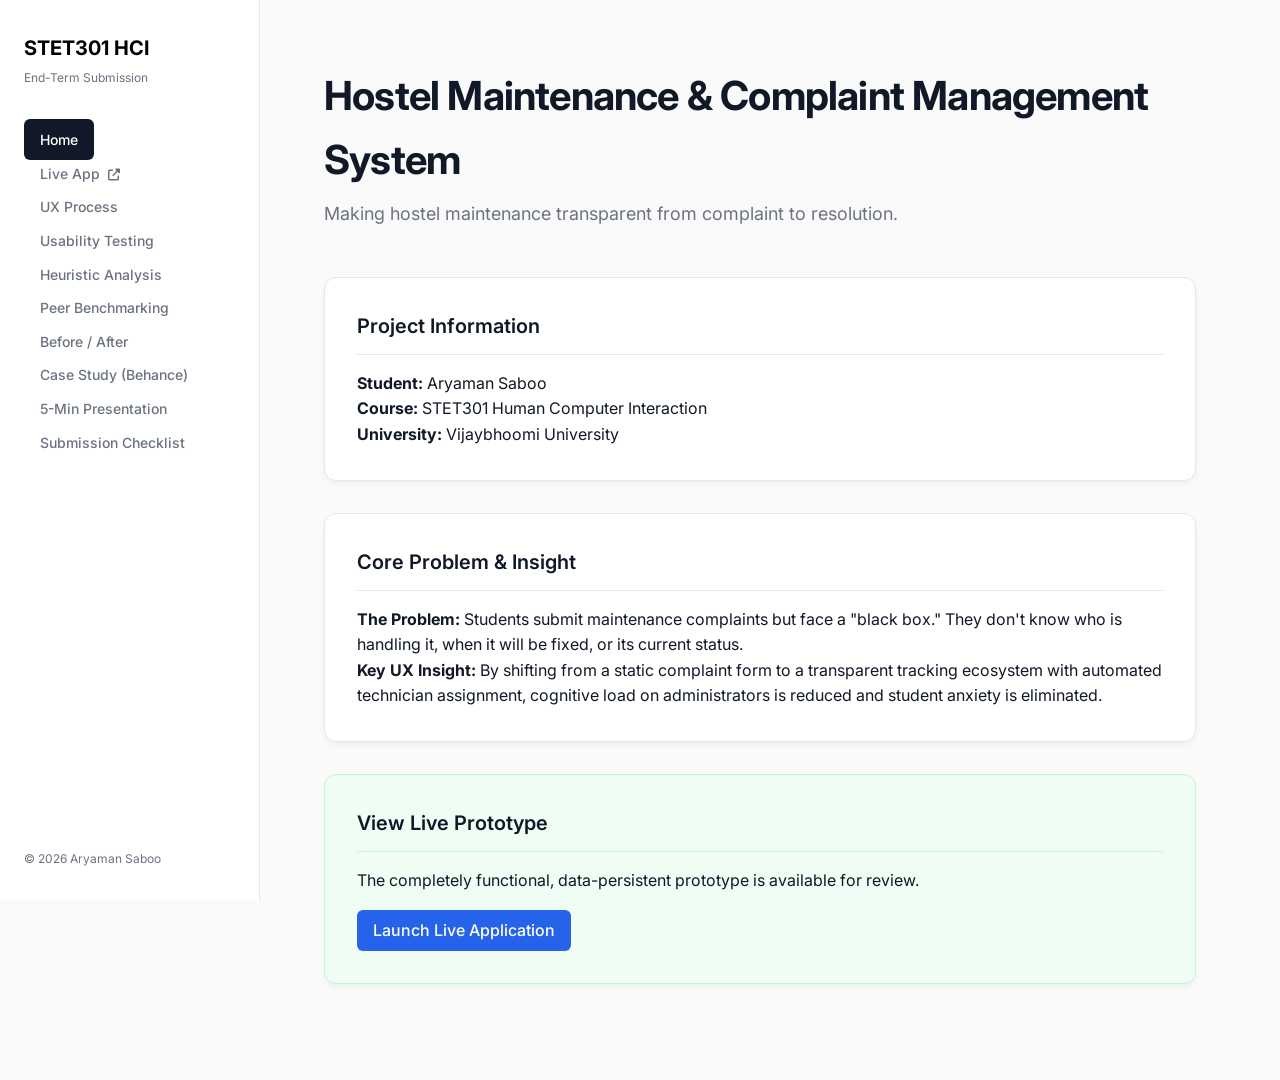
<file: portfolio.html>
<!DOCTYPE html>
<html lang="en">
<head>
  <meta charset="UTF-8">
  <meta name="viewport" content="width=device-width, initial-scale=1.0">
  <title>Hostel Maintenance UX Case Study | STET301</title>
  <link rel="stylesheet" href="https://cdnjs.cloudflare.com/ajax/libs/font-awesome/6.4.0/css/all.min.css">
  <style>
    @import url('https://fonts.googleapis.com/css2?family=Inter:wght@300;400;500;600;700&display=swap');

    :root {
      --bg: #FAFAFA;
      --bg-card: #FFFFFF;
      --text-main: #111827;
      --text-muted: #6B7280;
      --primary: #000000;
      --border: #E5E7EB;
      --accent: #2563EB;
      --success: #10B981;
      --danger: #EF4444;
      --warning: #F59E0B;
    }

    * {
      margin: 0;
      padding: 0;
      box-sizing: border-box;
      font-family: 'Inter', sans-serif;
    }

    body {
      background-color: var(--bg);
      color: var(--text-main);
      line-height: 1.6;
    }

    /* Layout */
    .app-container { display: flex; min-height: 100vh; }
    
    .sidebar {
      width: 260px;
      background: var(--bg-card);
      border-right: 1px solid var(--border);
      position: fixed;
      height: 100vh;
      overflow-y: auto;
      padding: 2rem 1.5rem;
      display: flex;
      flex-direction: column;
      z-index: 100;
    }

    .main-content {
      margin-left: 260px;
      flex: 1;
      padding: 4rem;
      max-width: 1000px;
    }

    /* Branding */
    .brand {
      font-size: 1.25rem;
      font-weight: 700;
      margin-bottom: 2.5rem;
      color: var(--primary);
    }
    .brand span { display: block; font-size: 0.75rem; color: var(--text-muted); font-weight: 400; margin-top: 0.25rem; }

    /* Navigation */
    .nav-list { list-style: none; display: flex; flex-direction: column; gap: 0.5rem; }
    .nav-item {
      padding: 0.75rem 1rem;
      border-radius: 6px;
      color: var(--text-muted);
      text-decoration: none;
      font-size: 0.875rem;
      font-weight: 500;
      cursor: pointer;
      transition: all 0.2s;
    }
    .nav-item:hover { background: #F3F4F6; color: var(--text-main); }
    .nav-item.active { background: var(--text-main); color: #fff; }

    /* Sections */
    .section { display: none; animation: fadeIn 0.4s ease-in-out; }
    .section.active { display: block; }
    @keyframes fadeIn { from { opacity: 0; transform: translateY(10px); } to { opacity: 1; transform: translateY(0); } }

    .section-title { font-size: 2.5rem; font-weight: 700; margin-bottom: 0.5rem; letter-spacing: -0.02em; }
    .section-subtitle { font-size: 1.125rem; color: var(--text-muted); margin-bottom: 3rem; font-weight: 400; }

    /* Cards */
    .card {
      background: var(--bg-card);
      border: 1px solid var(--border);
      border-radius: 12px;
      padding: 2rem;
      margin-bottom: 2rem;
      box-shadow: 0 4px 6px -1px rgba(0, 0, 0, 0.05);
    }

    h3 { font-size: 1.25rem; font-weight: 600; margin-bottom: 1rem; border-bottom: 1px solid var(--border); padding-bottom: 0.75rem; }
    h4 { font-size: 1rem; font-weight: 600; margin-bottom: 0.5rem; margin-top: 1.5rem; }

    /* Tables */
    table { width: 100%; border-collapse: collapse; margin-bottom: 2rem; font-size: 0.875rem; }
    th, td { padding: 1rem; text-align: left; border-bottom: 1px solid var(--border); }
    th { background: #F9FAFB; font-weight: 600; color: var(--text-muted); text-transform: uppercase; font-size: 0.75rem; }
    
    .badge { padding: 0.25rem 0.6rem; border-radius: 100px; font-size: 0.75rem; font-weight: 600; }
    .badge-high { background: #FEE2E2; color: #DC2626; }
    .badge-med { background: #FEF3C7; color: #D97706; }
    .badge-low { background: #D1FAE5; color: #059669; }

    /* Flow Diagrams */
    .flow { display: flex; align-items: center; gap: 1rem; flex-wrap: wrap; margin: 2rem 0; font-size: 0.875rem; font-weight: 500; }
    .flow-step { background: var(--bg-card); border: 1px solid var(--border); padding: 0.75rem 1.25rem; border-radius: 8px; box-shadow: 0 1px 2px rgba(0,0,0,0.05); }
    .flow-arrow { color: var(--text-muted); }
    .flow-step.highlight { border-color: var(--accent); background: #EFF6FF; color: var(--accent); }

    /* Before / After */
    .ba-grid { display: grid; grid-template-columns: 1fr 1fr; gap: 2rem; margin-bottom: 2rem; }
    .ba-card { background: #F9FAFB; padding: 1.5rem; border-radius: 8px; border: 1px solid var(--border); }
    .ba-card.after { background: #F0FDF4; border-color: #BBF7D0; }
    .ba-header { font-size: 0.75rem; font-weight: 700; text-transform: uppercase; margin-bottom: 1rem; letter-spacing: 0.05em; }
    .ba-card.after .ba-header { color: #15803D; }
    .ba-card.before .ba-header { color: #B91C1C; }

    /* Presentation */
    .slide-wrapper { background: #000; padding: 2rem; border-radius: 12px; margin-bottom: 2rem; }
    .slide { aspect-ratio: 16/9; background: #fff; border-radius: 8px; padding: 3rem; display: flex; flex-direction: column; justify-content: center; }
    .slide-title { font-size: 2.5rem; font-weight: 700; margin-bottom: 1rem; color: #111827; }
    .slide-body { font-size: 1.25rem; color: #4B5563; }
    .slide-controls { display: flex; justify-content: space-between; margin-top: 1rem; color: white; align-items: center; }
    .btn { background: #2563EB; color: white; border: none; padding: 0.5rem 1rem; border-radius: 6px; cursor: pointer; font-weight: 500; }
    .btn:hover { background: #1D4ED8; }
    .btn-outline { background: transparent; border: 1px solid white; }

    /* Checklist */
    .checklist-item { display: flex; align-items: center; gap: 1rem; padding: 1rem; border-bottom: 1px solid var(--border); }
    .checklist-item i.fa-check-circle { color: var(--success); font-size: 1.25rem; }
    .checklist-item i.fa-circle { color: var(--border); font-size: 1.25rem; }

    .hero-case {
      background: #111827;
      color: white;
      padding: 5rem 3rem;
      border-radius: 16px;
      margin-bottom: 3rem;
      text-align: center;
    }
  </style>
</head>
<body>

<div class="app-container">
  <aside class="sidebar">
    <div class="brand">
      STET301 HCI
      <span>End-Term Submission</span>
    </div>
    
    <ul class="nav-list">
      <li><a class="nav-item active" data-target="sec-home">Home</a></li>
      <li><a class="nav-item" href="index.html" target="_blank">Live App <i class="fa-solid fa-external-link-alt" style="font-size:0.75rem; margin-left:4px;"></i></a></li>
      <li><a class="nav-item" data-target="sec-process">UX Process</a></li>
      <li><a class="nav-item" data-target="sec-usability">Usability Testing</a></li>
      <li><a class="nav-item" data-target="sec-heuristic">Heuristic Analysis</a></li>
      <li><a class="nav-item" data-target="sec-benchmark">Peer Benchmarking</a></li>
      <li><a class="nav-item" data-target="sec-beforeafter">Before / After</a></li>
      <li><a class="nav-item" data-target="sec-casestudy">Case Study (Behance)</a></li>
      <li><a class="nav-item" data-target="sec-presentation">5-Min Presentation</a></li>
      <li><a class="nav-item" data-target="sec-checklist">Submission Checklist</a></li>
    </ul>
    
    <div style="margin-top:auto; font-size:0.75rem; color:var(--text-muted);">
      &copy; 2026 Aryaman Saboo
    </div>
  </aside>

  <main class="main-content">
    
    <!-- HOME -->
    <section id="sec-home" class="section active">
      <h1 class="section-title">Hostel Maintenance & Complaint Management System</h1>
      <p class="section-subtitle">Making hostel maintenance transparent from complaint to resolution.</p>
      
      <div class="card">
        <h3>Project Information</h3>
        <p><strong>Student:</strong> Aryaman Saboo</p>
        <p><strong>Course:</strong> STET301 Human Computer Interaction</p>
        <p><strong>University:</strong> Vijaybhoomi University</p>
      </div>

      <div class="card">
        <h3>Core Problem & Insight</h3>
        <p><strong>The Problem:</strong> Students submit maintenance complaints but face a "black box." They don't know who is handling it, when it will be fixed, or its current status.</p>
        <p><strong>Key UX Insight:</strong> By shifting from a static complaint form to a transparent tracking ecosystem with automated technician assignment, cognitive load on administrators is reduced and student anxiety is eliminated.</p>
      </div>
      
      <div class="card" style="background:#F0FDF4; border-color:#BBF7D0;">
        <h3 style="border-bottom-color:#BBF7D0;">View Live Prototype</h3>
        <p style="margin-bottom:1rem;">The completely functional, data-persistent prototype is available for review.</p>
        <a href="index.html" target="_blank" class="btn" style="text-decoration:none; display:inline-block;">Launch Live Application</a>
      </div>
    </section>

    <!-- UX PROCESS -->
    <section id="sec-process" class="section">
      <h1 class="section-title">UX Process</h1>
      <p class="section-subtitle">Methodology and execution phases.</p>
      
      <div class="card">
        <h3>Process Phases</h3>
        <div class="flow" style="flex-direction:column; align-items:flex-start;">
          <div style="display:flex; gap:1rem; align-items:center;">
            <div style="font-weight:700; color:var(--text-muted); width:30px;">01</div>
            <div class="flow-step">Discover & Define</div>
          </div>
          <div style="display:flex; gap:1rem; align-items:center;">
            <div style="font-weight:700; color:var(--text-muted); width:30px;">02</div>
            <div class="flow-step">Information Architecture & User Flow</div>
          </div>
          <div style="display:flex; gap:1rem; align-items:center;">
            <div style="font-weight:700; color:var(--text-muted); width:30px;">03</div>
            <div class="flow-step">UI Design & Prototyping</div>
          </div>
          <div style="display:flex; gap:1rem; align-items:center;">
            <div style="font-weight:700; color:var(--text-muted); width:30px;">04</div>
            <div class="flow-step highlight">Usability Testing (5 Users)</div>
          </div>
          <div style="display:flex; gap:1rem; align-items:center;">
            <div style="font-weight:700; color:var(--text-muted); width:30px;">05</div>
            <div class="flow-step highlight">Peer Benchmarking</div>
          </div>
          <div style="display:flex; gap:1rem; align-items:center;">
            <div style="font-weight:700; color:var(--text-muted); width:30px;">06</div>
            <div class="flow-step highlight">Iteration & Final Solution</div>
          </div>
        </div>
      </div>
    </section>

    <!-- USABILITY TESTING -->
    <section id="sec-usability" class="section">
      <h1 class="section-title">Usability Testing</h1>
      <p class="section-subtitle">Real feedback from 5 hostel students.</p>

      <div class="card">
        <h3>Testing Methodology</h3>
        <p><strong>Objective:</strong> Identify friction points in the complaint submission and tracking flow.</p>
        <p><strong>Method:</strong> Moderated in-person testing with the live web prototype.</p>
        <p><strong>Tasks:</strong> 1) Log in to the system. 2) Review dashboard status. 3) File a plumbing complaint. 4) Review administrative assignment workflow.</p>
      </div>

      <div class="card">
        <h3>Participant Findings</h3>
        <table>
          <thead>
            <tr>
              <th>Participant</th>
              <th>Year</th>
              <th>Tested Component</th>
              <th>Observation / Actual Quote</th>
              <th>UX Interpretation</th>
            </tr>
          </thead>
          <tbody>
            <tr>
              <td><strong>Aman Singh</strong></td>
              <td>4th Year</td>
              <td>Login Page</td>
              <td>"The login page should be more easy to use."</td>
              <td>Login hierarchy is complex; needs reduction of cognitive load and clearer CTA.</td>
            </tr>
            <tr>
              <td><strong>Megh</strong></td>
              <td>4th Year</td>
              <td>Dashboard</td>
              <td>"There is lots of clutteredness."</td>
              <td>Excessive secondary metrics competing with primary tracking information. Requires visual hierarchy cleanup.</td>
            </tr>
            <tr>
              <td><strong>Parth Pawar</strong></td>
              <td>3rd Year</td>
              <td>Assignment Workflow</td>
              <td>"The dashboard should assign the person directly. We should not do it manually. If it is a water issue, directly assign a plumber."</td>
              <td>Manual assignment creates bottlenecks. The system must use rule-based auto-assignment (Category → Specialist).</td>
            </tr>
            <tr>
              <td><strong>Anton Singh</strong></td>
              <td>4th Year</td>
              <td>UI Design</td>
              <td>"The UI is so refreshing, it's good."</td>
              <td>Positive validation of the visual aesthetic. Maintain modern dark/glassmorphic styling.</td>
            </tr>
            <tr>
              <td><strong>Anirudh Padhir</strong></td>
              <td>1st Year</td>
              <td>Full Application</td>
              <td>Overall feedback was good.</td>
              <td>Positive validation of the end-to-end user control and application flow.</td>
            </tr>
          </tbody>
        </table>
      </div>

      <div class="card">
        <h3>Design Response</h3>
        <p>Based directly on this feedback, the following changes were implemented:</p>
        <ul style="margin-left: 1.5rem; margin-top: 1rem;">
          <li><strong>Simplified Login:</strong> Implemented a clean, tabbed interface to separate Student and Warden logins (Aman's feedback).</li>
          <li><strong>Focused Dashboard:</strong> Removed non-essential metrics, prioritizing active complaint status and a live feed (Megh's feedback).</li>
          <li><strong>Automated Assignment:</strong> Built logic in <code>store.js</code> to automatically map complaints (e.g., Plumbing → Suresh Sharma) immediately upon submission (Parth's feedback).</li>
        </ul>
      </div>
    </section>

    <!-- HEURISTIC ANALYSIS -->
    <section id="sec-heuristic" class="section">
      <h1 class="section-title">Heuristic Analysis</h1>
      <p class="section-subtitle">Nielsen's usability heuristics evaluated against user feedback.</p>

      <div class="card">
        <table>
          <thead>
            <tr>
              <th>Heuristic</th>
              <th>Observed Problem (Evidence)</th>
              <th>Severity</th>
              <th>Recommendation</th>
            </tr>
          </thead>
          <tbody>
            <tr>
              <td><strong>Visibility of System Status</strong></td>
              <td>Users didn't know who was handling their complaint after submission.</td>
              <td><span class="badge badge-high">3 - Major</span></td>
              <td>Display assigned technician details and live status timeline immediately.</td>
            </tr>
            <tr>
              <td><strong>Aesthetic & Minimalist Design</strong></td>
              <td>"Lots of clutteredness" on the dashboard (Megh).</td>
              <td><span class="badge badge-med">2 - Minor</span></td>
              <td>Remove administrative data from student view. Focus on "Active" and "Resolved" stats only.</td>
            </tr>
            <tr>
              <td><strong>Flexibility & Efficiency of Use</strong></td>
              <td>Manual assignment slows down resolution. "Directly assign a plumber" (Parth).</td>
              <td><span class="badge badge-high">3 - Major</span></td>
              <td>Implement category-based auto-assignment logic in the backend.</td>
            </tr>
            <tr>
              <td><strong>Error Prevention</strong></td>
              <td>"Login should be more easy" (Aman). Form fields were dense.</td>
              <td><span class="badge badge-med">2 - Minor</span></td>
              <td>Use clear placeholders, single-column forms, and role-based tabs.</td>
            </tr>
          </tbody>
        </table>
      </div>
    </section>

    <!-- PEER BENCHMARKING -->
    <section id="sec-benchmark" class="section">
      <h1 class="section-title">Peer Benchmarking</h1>
      <p class="section-subtitle">Comparing approaches with 5 peers.</p>

      <div class="card">
        <table>
          <thead>
            <tr>
              <th>Dimension</th>
              <th>My Design</th>
              <th>Peer Comparison</th>
              <th>Difference & Learning</th>
            </tr>
          </thead>
          <tbody>
            <tr>
              <td><strong>Information Architecture</strong></td>
              <td>Deep tracking timeline with timestamps.</td>
              <td><strong>Anirudh Padhir:</strong> [Data to be added]</td>
              <td>Pending detailed review of Anirudh's IA.</td>
            </tr>
            <tr>
              <td><strong>Login Simplicity</strong></td>
              <td>Tabbed role selection.</td>
              <td><strong>Aman Singh:</strong> Requested easier login flow.</td>
              <td>I learned that combining roles in one complex form creates friction. Tabs solve this.</td>
            </tr>
            <tr>
              <td><strong>Visual Hierarchy</strong></td>
              <td>Minimalist dashboard with 3 stats.</td>
              <td><strong>Megh:</strong> Pointed out clutter in previous iteration.</td>
              <td>Learned that students only care about <em>their</em> active data, not global administrative metrics.</td>
            </tr>
            <tr>
              <td><strong>Assignment Logic</strong></td>
              <td><strong>Automated</strong> rule-based assignment.</td>
              <td><strong>Parth Pawar:</strong> Advocated for direct/automated assignment.</td>
              <td>This was the most critical learning. Manual triage is a bottleneck. Automation drastically improves perceived efficiency.</td>
            </tr>
            <tr>
              <td><strong>Interaction Design</strong></td>
              <td>Obsidian Dark Mode, Glassmorphism.</td>
              <td><strong>Anton Singh:</strong> Noted the UI was "refreshing."</td>
              <td>Validates the decision to step away from generic Bootstrap templates toward modern UI trends.</td>
            </tr>
          </tbody>
        </table>
      </div>
    </section>

    <!-- BEFORE / AFTER -->
    <section id="sec-beforeafter" class="section">
      <h1 class="section-title">Design Iterations</h1>
      <p class="section-subtitle">Before and after comparisons based on research.</p>

      <div class="ba-grid">
        <div class="ba-card before">
          <div class="ba-header">Before: Complaint Tracking</div>
          <p><strong>Problem:</strong> Student submits complaint → waits → manual warden assignment → unclear progress.</p>
          <p><strong>Evidence:</strong> Parth noted manual assignment is inefficient.</p>
        </div>
        <div class="ba-card after">
          <div class="ba-header">After: Transparent Tracking</div>
          <p><strong>Solution:</strong> Student submits → System auto-assigns based on category → Student sees technician name, photo, and live timeline.</p>
        </div>
      </div>

      <div class="ba-grid">
        <div class="ba-card before">
          <div class="ba-header">Before: Dashboard Clutter</div>
          <p><strong>Problem:</strong> Dashboard showed global stats and complex charts irrelevant to a single student.</p>
          <p><strong>Evidence:</strong> Megh reported "lots of clutteredness."</p>
        </div>
        <div class="ba-card after">
          <div class="ba-header">After: Focused Hierarchy</div>
          <p><strong>Solution:</strong> Clean top-bar. Only 3 focused metrics (Active, Resolved, Escalations). Direct view of their ticket list.</p>
        </div>
      </div>
    </section>

    <!-- CASE STUDY -->
    <section id="sec-casestudy" class="section">
      <h1 class="section-title">Behance Case Study</h1>
      
      <div class="hero-case">
        <h1 style="font-size: 3rem; margin-bottom: 1rem;">Hostel Maintenance System</h1>
        <h2 style="font-size: 1.5rem; font-weight: 400; color: #9CA3AF;">Making maintenance transparent from complaint to resolution.</h2>
      </div>

      <div class="card">
        <h3>01 — The Problem</h3>
        <p>Hostel students frequently report maintenance issues (plumbing, electrical, Wi-Fi), but the process is a "black box." Students don't know if their complaint was read, who is assigned to fix it, or when it will be resolved.</p>
        
        <h3 style="margin-top:2rem;">02 — Why Transparency Matters</h3>
        <p>Without transparency, students suffer anxiety and repeatedly ping wardens. Wardens become bottlenecked manually assigning tickets to staff.</p>

        <h3 style="margin-top:2rem;">03 — UX Challenges & User Feedback</h3>
        <p>Through usability testing with 5 real students, we discovered:</p>
        <ul>
          <li>Login was too complex (Aman Singh).</li>
          <li>Dashboards were cluttered with useless data (Megh).</li>
          <li>Manual technician assignment was a massive inefficiency (Parth Pawar).</li>
        </ul>

        <h3 style="margin-top:2rem;">04 — The Core UX Improvement: Automated Transparent Tracking</h3>
        <p>We redesigned the architecture to support <strong>Automated Assignment</strong>. Instead of:</p>
        <p class="text-muted" style="margin: 1rem 0;"><em>Submitted → Waits for Warden → Assigned → Fixed</em></p>
        <p>The new flow is immediate:</p>
        <div class="flow" style="margin: 1rem 0;">
          <div class="flow-step">Water Issue Logged</div>
          <div class="flow-arrow"><i class="fa-solid fa-arrow-right"></i></div>
          <div class="flow-step highlight">Category: Plumbing</div>
          <div class="flow-arrow"><i class="fa-solid fa-arrow-right"></i></div>
          <div class="flow-step highlight">Auto-assigned: Suresh (Plumber)</div>
          <div class="flow-arrow"><i class="fa-solid fa-arrow-right"></i></div>
          <div class="flow-step">Student Views Status & ETA</div>
        </div>

        <h3 style="margin-top:2rem;">05 — Key Learnings</h3>
        <p>By automating the assignment logic based on categories, the dashboard instantly becomes a personalized tracking tool. The user feels heard immediately, and the UI shifts from a static form to a dynamic, transparent ecosystem.</p>
      </div>
    </section>

    <!-- PRESENTATION -->
    <section id="sec-presentation" class="section">
      <h1 class="section-title">5-Minute Presentation</h1>
      <p class="section-subtitle">Slide deck for STET301 evaluation.</p>

      <div class="slide-wrapper">
        <div id="slide-container" class="slide">
          <div id="s1" class="s-content">
            <h2 class="slide-title">Hostel Maintenance & Complaint Management System</h2>
            <p class="slide-body">Aryaman Saboo | STET301 HCI</p>
          </div>
          <div id="s2" class="s-content" style="display:none;">
            <h2 class="slide-title">The Problem</h2>
            <p class="slide-body" style="font-size:2rem; font-style:italic;">"Where is my complaint?"</p>
          </div>
          <div id="s3" class="s-content" style="display:none;">
            <h2 class="slide-title">Current User Journey</h2>
            <p class="slide-body">Student submits complaint → uncertainty → manual assignment → unclear progress → resolution.</p>
          </div>
          <div id="s4" class="s-content" style="display:none;">
            <h2 class="slide-title">Usability Testing (5 Participants)</h2>
            <ul class="slide-body">
              <li><strong>Aman Singh:</strong> "Login page should be more easy to use."</li>
              <li><strong>Megh:</strong> "There is lots of clutteredness."</li>
              <li><strong>Parth Pawar:</strong> "Assign directly based on issue (e.g. water -> plumber)."</li>
              <li><strong>Anton Singh:</strong> "UI is refreshing."</li>
              <li><strong>Anirudh Padhir:</strong> Overall feedback was good.</li>
            </ul>
          </div>
          <div id="s5" class="s-content" style="display:none;">
            <h2 class="slide-title">Key Findings</h2>
            <ul class="slide-body">
              <li>Login needs greater simplicity.</li>
              <li>Dashboard has clutter.</li>
              <li>Technician assignment should be automated.</li>
            </ul>
          </div>
          <div id="s6" class="s-content" style="display:none;">
            <h2 class="slide-title">Peer Benchmarking</h2>
            <p class="slide-body">Reviewed peers (Anirudh, Aman, Anton, Megh, Parth). Identified that automated workflows beat manual processing, and simplified IA reduces cognitive load.</p>
          </div>
          <div id="s7" class="s-content" style="display:none;">
            <h2 class="slide-title">Design Improvements</h2>
            <ul class="slide-body">
              <li>Cleaner dashboard.</li>
              <li>Easier login tabs.</li>
              <li><strong>Automatic technician assignment.</strong></li>
              <li>Transparent status tracking.</li>
            </ul>
          </div>
          <div id="s8" class="s-content" style="display:none;">
            <h2 class="slide-title">Final Experience</h2>
            <p class="slide-body" style="color: #059669; font-weight: 600;">
              Submitted → Assigned → Acknowledged → In Progress → Resolved → Verified
            </p>
          </div>
        </div>

        <div class="slide-controls">
          <button class="btn btn-outline" onclick="prevS()">Previous</button>
          <span id="slide-num">Slide 1 / 8</span>
          <button class="btn btn-outline" onclick="nextS()">Next</button>
        </div>
      </div>
      
      <div class="card">
        <h3>Speaker Notes</h3>
        <p><strong>Slide 1-3:</strong> Introduce the black-box problem. Students don't know the status of their issues.</p>
        <p><strong>Slide 4-5:</strong> Detail the 5 users tested. Highlight Parth's incredible insight about auto-assignment and Megh's note on clutter.</p>
        <p><strong>Slide 6-8:</strong> Show the final solution. The automated assignment system is the core UX improvement that provides instant transparency.</p>
      </div>
    </section>

    <!-- CHECKLIST -->
    <section id="sec-checklist" class="section">
      <h1 class="section-title">Submission Checklist</h1>
      <p class="section-subtitle">STET301 End-Term Requirements.</p>

      <div class="card">
        <div class="checklist-item"><i class="fa-solid fa-check-circle"></i> <span>Working Web Application (store.js + app.js)</span></div>
        <div class="checklist-item"><i class="fa-solid fa-check-circle"></i> <span>5 User Usability Testing (Actual Feedback Integrated)</span></div>
        <div class="checklist-item"><i class="fa-solid fa-check-circle"></i> <span>Usability Findings Matrix</span></div>
        <div class="checklist-item"><i class="fa-solid fa-check-circle"></i> <span>Heuristic Analysis Completed</span></div>
        <div class="checklist-item"><i class="fa-solid fa-check-circle"></i> <span>Peer Benchmarking Documented</span></div>
        <div class="checklist-item"><i class="fa-solid fa-check-circle"></i> <span>5-Minute Presentation Slide Deck Included</span></div>
        <div class="checklist-item"><i class="fa-solid fa-check-circle"></i> <span>Behance Case Study Structure Completed</span></div>
        
        <h4 style="margin-top: 2rem; margin-bottom: 1rem; color: var(--text-muted);">External Links Required for Final Submission</h4>
        <div class="checklist-item"><i class="fa-regular fa-circle"></i> <span>Final Behance URL [DATA TO BE ADDED]</span></div>
        <div class="checklist-item"><i class="fa-regular fa-circle"></i> <span>Final GitHub URL [DATA TO BE ADDED]</span></div>
        <div class="checklist-item"><i class="fa-regular fa-circle"></i> <span>Final presentation PDF [DATA TO BE ADDED]</span></div>
        <div class="checklist-item"><i class="fa-regular fa-circle"></i> <span>Final evidence/screenshots [DATA TO BE ADDED]</span></div>
      </div>
    </section>

  </main>
</div>

<script>
  // Navigation
  const navItems = document.querySelectorAll('.nav-item[data-target]');
  const sections = document.querySelectorAll('.section');

  navItems.forEach(item => {
    item.addEventListener('click', () => {
      navItems.forEach(nav => nav.classList.remove('active'));
      sections.forEach(sec => sec.classList.remove('active'));
      
      item.classList.add('active');
      document.getElementById(item.dataset.target).classList.add('active');
    });
  });

  // Presentation Logic
  let sIndex = 1;
  const totalS = 8;
  
  function updateS() {
    for(let i=1; i<=totalS; i++) {
      document.getElementById('s'+i).style.display = (i === sIndex) ? 'block' : 'none';
    }
    document.getElementById('slide-num').innerText = `Slide ${sIndex} / ${totalS}`;
  }

  function nextS() { if(sIndex < totalS) { sIndex++; updateS(); } }
  function prevS() { if(sIndex > 1) { sIndex--; updateS(); } }
</script>
</body>
</html>
</file>
<file: style.css>
@import url('https://fonts.googleapis.com/css2?family=Inter:wght@300;400;500;600;700;800&display=swap');

/* =============================================
   VUFIX DESIGN SYSTEM — Midnight Violet Edition
   ============================================= */
:root {
  --bg-root:    #07071a;
  --bg-main:    #0d0d2b;
  --bg-card:    #13132e;
  --bg-hover:   #1a1a40;
  --bg-glass:   rgba(19, 19, 46, 0.75);

  --primary:        #a855f7;
  --primary-hover:  #9333ea;
  --primary-glow:   rgba(168, 85, 247, 0.35);
  --primary-ring:   rgba(168, 85, 247, 0.2);

  --accent:     #22d3ee;
  --accent-glow: rgba(34, 211, 238, 0.2);

  --text-bright: #f1f0ff;
  --text-dark:   #e2e1ff;
  --text-gray:   #9594c0;
  --text-muted:  #4d4b7a;
  --text-subtle: #6c6a9e;

  --border:        rgba(168, 85, 247, 0.15);
  --border-strong: rgba(168, 85, 247, 0.3);

  --success:     #34d399;
  --success-bg:  rgba(52, 211, 153, 0.1);
  --danger:      #f87171;
  --danger-bg:   rgba(248, 113, 113, 0.1);
  --warning:     #fbbf24;
  --warning-bg:  rgba(251, 191, 36, 0.1);
  --info:        #60a5fa;
  --info-bg:     rgba(96, 165, 250, 0.1);

  --shadow-card: 0 4px 24px rgba(0,0,0,0.4);
  --shadow-glow: 0 0 30px var(--primary-glow);
  --radius-xl:   20px;
  --radius-lg:   14px;
  --radius-md:   10px;
  --radius-sm:   6px;

  --sidebar-width: 260px;
}

*, *::before, *::after {
  margin: 0; padding: 0;
  box-sizing: border-box;
  font-family: 'Inter', sans-serif;
}

html { scroll-behavior: smooth; }

body {
  background-color: var(--bg-root);
  color: var(--text-dark);
  min-height: 100vh;
  overflow-x: hidden;
}

/* Animated background orbs */
body::before, body::after {
  content: '';
  position: fixed;
  border-radius: 50%;
  filter: blur(120px);
  pointer-events: none;
  z-index: 0;
}
body::before {
  width: 600px; height: 600px;
  background: radial-gradient(circle, rgba(168,85,247,0.12), transparent 70%);
  top: -150px; left: -150px;
  animation: float-orb 12s ease-in-out infinite alternate;
}
body::after {
  width: 500px; height: 500px;
  background: radial-gradient(circle, rgba(34,211,238,0.08), transparent 70%);
  bottom: -100px; right: -100px;
  animation: float-orb 10s ease-in-out infinite alternate-reverse;
}
@keyframes float-orb {
  from { transform: translate(0, 0) scale(1); }
  to   { transform: translate(40px, 40px) scale(1.1); }
}

#app { position: relative; z-index: 1; }

/* =============================================
   AUTH / LOGIN PAGE
   ============================================= */
.auth-wrapper {
  min-height: 100vh;
  display: flex;
  align-items: center;
  justify-content: center;
  padding: 2rem;
  background:
    radial-gradient(ellipse at top left, rgba(168,85,247,0.15) 0%, transparent 50%),
    radial-gradient(ellipse at bottom right, rgba(34,211,238,0.08) 0%, transparent 50%),
    var(--bg-root);
}

.auth-card {
  background: var(--bg-glass);
  backdrop-filter: blur(24px);
  -webkit-backdrop-filter: blur(24px);
  border: 1px solid var(--border-strong);
  border-radius: var(--radius-xl);
  width: 100%;
  max-width: 460px;
  padding: 2.5rem;
  box-shadow: 0 32px 64px rgba(0,0,0,0.6), inset 0 1px 0 rgba(255,255,255,0.05);
  animation: slide-up 0.4s ease;
}
@keyframes slide-up {
  from { opacity: 0; transform: translateY(24px); }
  to   { opacity: 1; transform: translateY(0); }
}

.auth-logo {
  font-size: 2.8rem;
  background: linear-gradient(135deg, #a855f7, #22d3ee);
  -webkit-background-clip: text;
  -webkit-text-fill-color: transparent;
  background-clip: text;
  margin-bottom: 0.75rem;
  text-align: center;
}

.auth-card h1 {
  font-size: 1.875rem;
  font-weight: 800;
  letter-spacing: -0.03em;
  text-align: center;
  background: linear-gradient(135deg, var(--text-bright), var(--primary));
  -webkit-background-clip: text;
  -webkit-text-fill-color: transparent;
  background-clip: text;
  margin-bottom: 0.25rem;
}

.auth-card > p {
  text-align: center;
  color: var(--text-gray);
  font-size: 0.875rem;
  margin-bottom: 1.75rem;
}

.auth-tabs {
  display: flex;
  background: rgba(7,7,26,0.6);
  border: 1px solid var(--border);
  border-radius: var(--radius-md);
  padding: 0.2rem;
  margin-bottom: 1.75rem;
  gap: 0.2rem;
}

.auth-tab-btn {
  flex: 1;
  padding: 0.625rem 0.5rem;
  border: none;
  background: transparent;
  color: var(--text-muted);
  font-size: 0.8rem;
  font-weight: 600;
  border-radius: 8px;
  cursor: pointer;
  transition: all 0.25s;
  display: flex;
  align-items: center;
  justify-content: center;
  gap: 0.4rem;
}

.auth-tab-btn.active {
  background: linear-gradient(135deg, rgba(168,85,247,0.3), rgba(34,211,238,0.1));
  color: var(--text-bright);
  border: 1px solid var(--border-strong);
  box-shadow: 0 0 12px var(--primary-ring);
}

.form-group {
  display: flex;
  flex-direction: column;
  gap: 0.4rem;
  margin-bottom: 1.1rem;
}

.form-group label {
  font-size: 0.8rem;
  font-weight: 500;
  color: var(--text-gray);
  letter-spacing: 0.02em;
}

.form-control {
  background: rgba(7,7,26,0.7);
  color: var(--text-bright);
  padding: 0.8rem 1rem;
  border: 1px solid var(--border);
  border-radius: var(--radius-sm);
  font-size: 0.875rem;
  outline: none;
  transition: all 0.2s;
  width: 100%;
}

.form-control:focus {
  border-color: var(--primary);
  box-shadow: 0 0 0 3px var(--primary-ring);
}

.form-control::placeholder { color: var(--text-muted); }

.btn-primary {
  background: linear-gradient(135deg, #9333ea, #a855f7, #22d3ee);
  background-size: 200% 200%;
  color: white;
  border: none;
  padding: 0.875rem 1.5rem;
  border-radius: var(--radius-sm);
  font-size: 0.875rem;
  font-weight: 700;
  cursor: pointer;
  display: inline-flex;
  align-items: center;
  justify-content: center;
  gap: 0.5rem;
  transition: all 0.3s;
  width: 100%;
  letter-spacing: 0.02em;
  box-shadow: 0 4px 20px var(--primary-glow);
  animation: gradient-shift 4s ease infinite;
}

@keyframes gradient-shift {
  0%   { background-position: 0% 50%; }
  50%  { background-position: 100% 50%; }
  100% { background-position: 0% 50%; }
}

.btn-primary:hover {
  transform: translateY(-2px);
  box-shadow: 0 8px 32px var(--primary-glow);
}
.btn-primary:active { transform: translateY(0); }

.demo-presets {
  margin-top: 2rem;
  padding-top: 1.5rem;
  border-top: 1px solid var(--border);
}

.demo-presets-title {
  font-size: 0.7rem;
  font-weight: 700;
  text-transform: uppercase;
  letter-spacing: 0.1em;
  color: var(--text-muted);
  display: flex;
  align-items: center;
  gap: 0.4rem;
  margin-bottom: 0.75rem;
}

.preset-demo-grid {
  display: flex;
  flex-direction: column;
  gap: 0.5rem;
}

.preset-btn {
  background: rgba(168,85,247,0.04);
  border: 1px solid var(--border);
  padding: 0.75rem 1rem;
  border-radius: var(--radius-sm);
  text-align: left;
  display: flex;
  align-items: center;
  gap: 0.75rem;
  cursor: pointer;
  transition: all 0.2s;
  color: var(--text-dark);
}

.preset-btn:hover {
  background: rgba(168,85,247,0.1);
  border-color: var(--primary);
  transform: translateX(3px);
}

.preset-icon { font-size: 1.1rem; }

/* =============================================
   APP LAYOUT — SIDEBAR + MAIN
   ============================================= */
#view-student, #view-warden, #view-wizard {
  width: 100%;
  height: 100vh;
  overflow: hidden;
  display: none;
}

.layout-wrapper {
  display: flex;
  width: 100%;
  height: 100vh;
}

/* SIDEBAR */
.sidebar {
  width: var(--sidebar-width);
  background: linear-gradient(180deg, rgba(19,19,46,0.95) 0%, rgba(13,13,43,0.98) 100%);
  backdrop-filter: blur(20px);
  border-right: 1px solid var(--border);
  display: flex;
  flex-direction: column;
  padding: 1.5rem 1rem;
  flex-shrink: 0;
  position: relative;
  overflow-y: auto;
}

.sidebar::before {
  content: '';
  position: absolute;
  top: 0; left: 0; right: 0;
  height: 1px;
  background: linear-gradient(90deg, transparent, var(--primary), transparent);
}

.sidebar-logo {
  display: flex;
  align-items: center;
  gap: 0.75rem;
  padding: 0.5rem 0.75rem 1.5rem;
  margin-bottom: 0.5rem;
  border-bottom: 1px solid var(--border);
}

.sidebar-logo-icon {
  width: 36px; height: 36px;
  border-radius: 10px;
  background: linear-gradient(135deg, #9333ea, #22d3ee);
  display: flex;
  align-items: center;
  justify-content: center;
  font-size: 1rem;
  color: white;
  box-shadow: 0 4px 12px var(--primary-glow);
}

.sidebar-logo-text {
  font-size: 1.25rem;
  font-weight: 800;
  letter-spacing: -0.03em;
  background: linear-gradient(135deg, var(--text-bright), var(--primary));
  -webkit-background-clip: text;
  -webkit-text-fill-color: transparent;
  background-clip: text;
}

.sidebar-section-label {
  font-size: 0.65rem;
  font-weight: 700;
  letter-spacing: 0.12em;
  text-transform: uppercase;
  color: var(--text-muted);
  padding: 0.5rem 0.75rem 0.25rem;
  margin-top: 0.75rem;
}

.sidebar-nav-list { list-style: none; display: flex; flex-direction: column; gap: 0.25rem; }

.sidebar-nav-item { width: 100%; }

.sidebar-nav-btn {
  width: 100%;
  display: flex;
  align-items: center;
  gap: 0.75rem;
  padding: 0.7rem 0.875rem;
  border-radius: var(--radius-sm);
  background: transparent;
  border: none;
  color: var(--text-gray);
  font-size: 0.875rem;
  font-weight: 500;
  cursor: pointer;
  transition: all 0.2s;
  text-align: left;
}

.sidebar-nav-btn:hover {
  background: rgba(168,85,247,0.08);
  color: var(--text-dark);
}

.sidebar-nav-btn.active {
  background: linear-gradient(135deg, rgba(168,85,247,0.2), rgba(34,211,238,0.05));
  color: var(--text-bright);
  border-left: 2px solid var(--primary);
  box-shadow: inset 0 0 20px rgba(168,85,247,0.05);
}

.sidebar-nav-btn i { width: 18px; text-align: center; }

.sidebar-bottom {
  margin-top: auto;
  padding-top: 1rem;
  border-top: 1px solid var(--border);
}

.sidebar-user-chip {
  display: flex;
  align-items: center;
  gap: 0.75rem;
  padding: 0.75rem;
  border-radius: var(--radius-sm);
  background: rgba(168,85,247,0.07);
  border: 1px solid var(--border);
  margin-bottom: 0.75rem;
}

.user-avatar-sm {
  width: 34px; height: 34px;
  border-radius: 50%;
  background: linear-gradient(135deg, #9333ea, #22d3ee);
  display: flex;
  align-items: center;
  justify-content: center;
  font-size: 0.75rem;
  font-weight: 700;
  color: white;
  flex-shrink: 0;
}

.sidebar-user-info { flex: 1; min-width: 0; }
.sidebar-user-name { font-size: 0.8rem; font-weight: 600; color: var(--text-bright); white-space: nowrap; overflow: hidden; text-overflow: ellipsis; }
.sidebar-user-role { font-size: 0.7rem; color: var(--text-muted); }

.btn-logout {
  width: 100%;
  background: rgba(248,113,113,0.08);
  border: 1px solid rgba(248,113,113,0.2);
  color: var(--danger);
  padding: 0.625rem 1rem;
  border-radius: var(--radius-sm);
  font-size: 0.8rem;
  font-weight: 600;
  cursor: pointer;
  display: flex;
  align-items: center;
  justify-content: center;
  gap: 0.5rem;
  transition: all 0.2s;
}
.btn-logout:hover { background: var(--danger-bg); border-color: var(--danger); }

/* MAIN CONTENT */
.layout-main {
  flex: 1;
  display: flex;
  flex-direction: column;
  padding: 2rem 2.5rem;
  overflow-y: auto;
  background: linear-gradient(160deg, rgba(19,19,46,0.3) 0%, transparent 50%);
}

.page-header {
  margin-bottom: 2rem;
}

.page-header-top {
  display: flex;
  align-items: flex-start;
  justify-content: space-between;
  margin-bottom: 0.5rem;
}

.page-title {
  font-size: 1.75rem;
  font-weight: 800;
  letter-spacing: -0.03em;
  color: var(--text-bright);
}

.page-subtitle {
  font-size: 0.875rem;
  color: var(--text-gray);
}

.page-header-badges {
  display: flex;
  flex-wrap: wrap;
  gap: 0.5rem;
  margin-top: 0.75rem;
}

.header-badge {
  display: inline-flex;
  align-items: center;
  gap: 0.4rem;
  font-size: 0.75rem;
  color: var(--text-gray);
  background: var(--bg-card);
  border: 1px solid var(--border);
  padding: 0.3rem 0.7rem;
  border-radius: 100px;
}

.header-badge i { color: var(--primary); font-size: 0.7rem; }

/* =============================================
   STAT CARDS
   ============================================= */
.stats-row {
  display: grid;
  grid-template-columns: repeat(3, 1fr);
  gap: 1rem;
  margin-bottom: 2rem;
}

.stat-card {
  background: var(--bg-glass);
  backdrop-filter: blur(12px);
  border: 1px solid var(--border);
  border-radius: var(--radius-lg);
  padding: 1.5rem;
  display: flex;
  align-items: center;
  gap: 1.25rem;
  transition: all 0.3s;
  position: relative;
  overflow: hidden;
}

.stat-card::before {
  content: '';
  position: absolute;
  top: 0; left: 0; right: 0;
  height: 2px;
  background: linear-gradient(90deg, transparent, var(--primary), transparent);
  opacity: 0;
  transition: opacity 0.3s;
}

.stat-card:hover { border-color: var(--border-strong); transform: translateY(-2px); box-shadow: var(--shadow-card); }
.stat-card:hover::before { opacity: 1; }

.stat-icon {
  width: 50px; height: 50px;
  border-radius: var(--radius-md);
  display: flex;
  align-items: center;
  justify-content: center;
  font-size: 1.25rem;
  flex-shrink: 0;
}

.stat-info h3 {
  font-size: 0.75rem;
  font-weight: 600;
  color: var(--text-muted);
  text-transform: uppercase;
  letter-spacing: 0.08em;
  margin-bottom: 0.25rem;
}

.stat-info p {
  font-size: 2rem;
  font-weight: 800;
  color: var(--text-bright);
  letter-spacing: -0.03em;
  line-height: 1;
}

/* =============================================
   SECTION HEADERS
   ============================================= */
.section-header {
  display: flex;
  align-items: center;
  justify-content: space-between;
  margin-bottom: 1.25rem;
}

.section-title {
  font-size: 1.125rem;
  font-weight: 700;
  color: var(--text-bright);
  display: flex;
  align-items: center;
  gap: 0.6rem;
}

.section-title-dot {
  width: 8px; height: 8px;
  border-radius: 50%;
  background: var(--primary);
  box-shadow: 0 0 8px var(--primary-glow);
  animation: pulse-dot 2s ease-in-out infinite;
}
@keyframes pulse-dot {
  0%, 100% { transform: scale(1); opacity: 1; }
  50% { transform: scale(1.4); opacity: 0.7; }
}

.view-all-link {
  font-size: 0.8rem;
  color: var(--primary);
  background: none;
  border: none;
  cursor: pointer;
  font-weight: 600;
  display: flex;
  align-items: center;
  gap: 0.3rem;
  padding: 0.4rem 0.75rem;
  border-radius: var(--radius-sm);
  transition: all 0.2s;
}
.view-all-link:hover { background: rgba(168,85,247,0.1); }

/* =============================================
   COMPLAINT CARDS
   ============================================= */
.complaints-grid {
  display: grid;
  grid-template-columns: repeat(auto-fill, minmax(380px, 1fr));
  gap: 1rem;
}

.complaint-card {
  background: var(--bg-glass);
  backdrop-filter: blur(12px);
  border: 1px solid var(--border);
  border-radius: var(--radius-lg);
  padding: 1.5rem;
  display: flex;
  flex-direction: column;
  transition: all 0.3s;
  position: relative;
  overflow: hidden;
}

.complaint-card::after {
  content: '';
  position: absolute;
  top: 0; left: 0;
  width: 3px; height: 100%;
  background: linear-gradient(180deg, var(--primary), var(--accent));
  opacity: 0;
  transition: opacity 0.3s;
}

.complaint-card:hover {
  border-color: var(--border-strong);
  transform: translateY(-2px);
  box-shadow: 0 8px 32px rgba(0,0,0,0.4), 0 0 0 1px var(--border-strong);
}

.complaint-card:hover::after { opacity: 1; }

.complaint-card-header {
  display: flex;
  justify-content: space-between;
  align-items: flex-start;
  margin-bottom: 1rem;
}

.complaint-meta-top {
  display: flex;
  align-items: center;
  gap: 0.5rem;
  flex-wrap: wrap;
  margin-bottom: 0.6rem;
}

.ticket-id-tag {
  font-size: 0.7rem;
  font-weight: 700;
  letter-spacing: 0.05em;
  color: var(--primary);
  background: var(--primary-ring);
  padding: 0.2rem 0.5rem;
  border-radius: 4px;
  border: 1px solid rgba(168,85,247,0.2);
  font-family: 'Courier New', monospace;
}

.status-badge {
  padding: 0.25rem 0.6rem;
  border-radius: 100px;
  font-size: 0.7rem;
  font-weight: 700;
  display: inline-flex;
  align-items: center;
  gap: 0.35rem;
  letter-spacing: 0.02em;
}
.status-badge.submitted   { color: var(--text-gray); background: rgba(255,255,255,0.06); }
.status-badge.under_review{ color: var(--warning); background: var(--warning-bg); border: 1px solid rgba(251,191,36,0.2); }
.status-badge.assigned,
.status-badge.in_progress { color: var(--info); background: var(--info-bg); border: 1px solid rgba(96,165,250,0.2); }
.status-badge.resolved,
.status-badge.closed      { color: var(--success); background: var(--success-bg); border: 1px solid rgba(52,211,153,0.2); }
.status-badge.escalated   { color: var(--danger); background: var(--danger-bg); border: 1px solid rgba(248,113,113,0.2); }

.priority-badge {
  font-size: 0.68rem;
  font-weight: 700;
  padding: 0.2rem 0.5rem;
  border-radius: 4px;
  text-transform: uppercase;
  letter-spacing: 0.05em;
}
.priority-badge.critical,
.priority-badge.high   { color: var(--danger); background: var(--danger-bg); }
.priority-badge.medium { color: var(--warning); background: var(--warning-bg); }
.priority-badge.low    { color: var(--success); background: var(--success-bg); }

.complaint-title-block h3 {
  font-size: 1rem;
  font-weight: 700;
  color: var(--text-bright);
  line-height: 1.3;
}

.complaint-card-body {
  font-size: 0.875rem;
  color: var(--text-gray);
  margin-bottom: 1.25rem;
  line-height: 1.6;
  flex: 1;
}

.complaint-details-grid {
  display: flex;
  flex-direction: column;
  gap: 0.5rem;
  margin-bottom: 1.25rem;
}

.complaint-detail-item {
  display: flex;
  align-items: center;
  gap: 0.6rem;
  font-size: 0.8rem;
  color: var(--text-gray);
}

.complaint-detail-item i { color: var(--primary); width: 14px; font-size: 0.75rem; }

.tech-info-pill {
  display: flex;
  align-items: center;
  gap: 0.6rem;
  font-size: 0.8rem;
  color: var(--accent);
  background: var(--accent-glow);
  padding: 0.5rem 0.75rem;
  border-radius: var(--radius-sm);
  border: 1px solid rgba(34,211,238,0.2);
  margin-top: 0.25rem;
}
.tech-info-pill i { font-size: 0.75rem; }

.card-footer-actions {
  display: flex;
  gap: 0.6rem;
  border-top: 1px solid var(--border);
  padding-top: 1rem;
  margin-top: auto;
}

.btn-card-action {
  flex: 1;
  background: rgba(255,255,255,0.03);
  border: 1px solid var(--border);
  color: var(--text-gray);
  padding: 0.5rem 0.5rem;
  border-radius: var(--radius-sm);
  font-size: 0.75rem;
  font-weight: 600;
  cursor: pointer;
  transition: all 0.2s;
  display: flex;
  align-items: center;
  justify-content: center;
  gap: 0.4rem;
}

.btn-card-action:hover { background: var(--bg-hover); color: var(--text-bright); border-color: var(--border-strong); }
.btn-card-action.btn-open-escalate { color: var(--danger); border-color: rgba(248,113,113,0.25); }
.btn-card-action.btn-open-escalate:hover { background: var(--danger-bg); border-color: var(--danger); }
.btn-card-action.btn-view-timeline:hover { color: var(--primary); border-color: var(--primary); }

.resolution-prompt-box {
  background: rgba(52,211,153,0.07);
  border: 1px solid rgba(52,211,153,0.25);
  border-radius: var(--radius-sm);
  padding: 1rem;
  margin-top: 0.75rem;
}
.resolution-prompt-text {
  font-size: 0.8rem;
  color: var(--success);
  margin-bottom: 0.6rem;
  display: flex;
  gap: 0.5rem;
  align-items: center;
}
.resolve-confirm {
  background: linear-gradient(135deg, #059669, #34d399);
  border-color: transparent;
  color: white;
}
.resolve-confirm:hover { box-shadow: 0 4px 16px rgba(52,211,153,0.3); }

/* =============================================
   DISPATCH WIZARD (NEW COMPLAINT)
   ============================================= */
.wizard-wrapper {
  max-width: 680px;
  margin: 0 auto;
  width: 100%;
}

.wizard-progress-bar {
  height: 3px;
  background: var(--border);
  border-radius: 100px;
  margin-bottom: 2rem;
  overflow: hidden;
}
.wizard-progress-fill {
  height: 100%;
  background: linear-gradient(90deg, var(--primary), var(--accent));
  border-radius: 100px;
  transition: width 0.5s ease;
}

.wizard-step-card {
  background: var(--bg-glass);
  backdrop-filter: blur(16px);
  border: 1px solid var(--border);
  border-radius: var(--radius-xl);
  padding: 2.5rem;
}

.wizard-step-header {
  margin-bottom: 2rem;
}

.wizard-step-label {
  font-size: 0.7rem;
  font-weight: 700;
  text-transform: uppercase;
  letter-spacing: 0.12em;
  color: var(--primary);
  margin-bottom: 0.4rem;
}

.wizard-step-title {
  font-size: 1.5rem;
  font-weight: 800;
  color: var(--text-bright);
}

.category-grid {
  display: grid;
  grid-template-columns: repeat(3, 1fr);
  gap: 0.75rem;
}

.category-tile {
  background: rgba(168,85,247,0.04);
  border: 1px solid var(--border);
  border-radius: var(--radius-md);
  padding: 1.25rem 1rem;
  text-align: center;
  cursor: pointer;
  transition: all 0.2s;
  display: flex;
  flex-direction: column;
  align-items: center;
  gap: 0.6rem;
}

.category-tile:hover, .category-tile.selected {
  background: rgba(168,85,247,0.12);
  border-color: var(--primary);
  box-shadow: 0 0 16px var(--primary-ring);
}

.category-tile-icon {
  font-size: 1.75rem;
}

.category-tile-label {
  font-size: 0.8rem;
  font-weight: 600;
  color: var(--text-dark);
}

.wizard-nav {
  display: flex;
  justify-content: space-between;
  margin-top: 2rem;
  gap: 1rem;
}

/* =============================================
   GLASS CARDS (GENERIC)
   ============================================= */
.glass-card {
  background: var(--bg-glass);
  backdrop-filter: blur(12px);
  border: 1px solid var(--border);
  border-radius: var(--radius-lg);
  padding: 1.5rem;
}

/* =============================================
   WARDEN / ADMIN PANEL TABLE
   ============================================= */
.warden-table-wrapper {
  overflow-x: auto;
  border-radius: var(--radius-lg);
  border: 1px solid var(--border);
}

.warden-table {
  width: 100%;
  border-collapse: collapse;
}

.warden-table th {
  background: rgba(168,85,247,0.08);
  color: var(--text-muted);
  font-size: 0.7rem;
  font-weight: 700;
  text-transform: uppercase;
  letter-spacing: 0.1em;
  padding: 0.875rem 1rem;
  text-align: left;
  border-bottom: 1px solid var(--border);
  white-space: nowrap;
}

.warden-table td {
  padding: 1rem;
  border-bottom: 1px solid var(--border);
  font-size: 0.875rem;
  color: var(--text-gray);
  vertical-align: middle;
}

.warden-table tr:last-child td { border-bottom: none; }

.warden-table tbody tr {
  transition: background 0.2s;
}

.warden-table tbody tr:hover {
  background: rgba(168,85,247,0.05);
}

.btn-manage {
  background: rgba(168,85,247,0.1);
  border: 1px solid var(--border-strong);
  color: var(--primary);
  padding: 0.375rem 0.75rem;
  border-radius: var(--radius-sm);
  font-size: 0.75rem;
  font-weight: 600;
  cursor: pointer;
  transition: all 0.2s;
  display: inline-flex;
  align-items: center;
  gap: 0.4rem;
}
.btn-manage:hover { background: rgba(168,85,247,0.2); transform: scale(1.02); }

/* Filter / search bar */
.filter-bar {
  display: flex;
  gap: 0.75rem;
  margin-bottom: 1.25rem;
  flex-wrap: wrap;
}

.filter-pill {
  padding: 0.4rem 0.875rem;
  border-radius: 100px;
  border: 1px solid var(--border);
  background: transparent;
  color: var(--text-gray);
  font-size: 0.8rem;
  font-weight: 600;
  cursor: pointer;
  transition: all 0.2s;
}

.filter-pill:hover { border-color: var(--primary); color: var(--primary); }
.filter-pill.active {
  background: var(--primary);
  border-color: var(--primary);
  color: white;
  box-shadow: 0 4px 12px var(--primary-glow);
}

.search-bar {
  position: relative;
  flex: 1;
  max-width: 280px;
}

.search-bar i {
  position: absolute;
  left: 0.875rem;
  top: 50%;
  transform: translateY(-50%);
  color: var(--text-muted);
  font-size: 0.8rem;
}

.search-bar input {
  background: var(--bg-card);
  border: 1px solid var(--border);
  color: var(--text-dark);
  padding: 0.5rem 0.875rem 0.5rem 2.25rem;
  border-radius: 100px;
  font-size: 0.8rem;
  outline: none;
  width: 100%;
  transition: all 0.2s;
}

.search-bar input:focus { border-color: var(--primary); }
.search-bar input::placeholder { color: var(--text-muted); }

/* =============================================
   MODALS
   ============================================= */
.modal-overlay {
  position: fixed;
  inset: 0;
  background: rgba(7,7,26,0.8);
  backdrop-filter: blur(8px);
  z-index: 999;
  display: none;
  align-items: center;
  justify-content: center;
  padding: 2rem;
}

.modal-overlay.active { display: flex; }

.modal-box {
  background: var(--bg-card);
  border: 1px solid var(--border-strong);
  border-radius: var(--radius-xl);
  width: 100%;
  max-width: 600px;
  max-height: 90vh;
  overflow-y: auto;
  padding: 2rem;
  box-shadow: 0 32px 64px rgba(0,0,0,0.8);
  animation: modal-in 0.25s ease;
}

@keyframes modal-in {
  from { opacity: 0; transform: scale(0.95) translateY(8px); }
  to   { opacity: 1; transform: scale(1) translateY(0); }
}

.modal-header {
  display: flex;
  justify-content: space-between;
  align-items: flex-start;
  margin-bottom: 1.75rem;
}

.modal-title h2 {
  font-size: 1.375rem;
  font-weight: 800;
  color: var(--text-bright);
  letter-spacing: -0.02em;
}

.modal-title .modal-subtitle {
  font-size: 0.8rem;
  color: var(--text-gray);
  margin-top: 0.25rem;
}

.btn-close-modal {
  width: 34px; height: 34px;
  background: rgba(255,255,255,0.05);
  border: 1px solid var(--border);
  border-radius: 50%;
  color: var(--text-gray);
  cursor: pointer;
  display: flex;
  align-items: center;
  justify-content: center;
  flex-shrink: 0;
  transition: all 0.2s;
  font-size: 0.875rem;
}
.btn-close-modal:hover { background: var(--danger-bg); color: var(--danger); border-color: var(--danger); }

/* Tech info box in timeline modal */
.tech-detail-box {
  background: rgba(34,211,238,0.06);
  border: 1px solid rgba(34,211,238,0.2);
  border-radius: var(--radius-md);
  padding: 1.25rem;
  display: flex;
  align-items: center;
  gap: 1rem;
  margin-bottom: 1.25rem;
}

.tech-avatar {
  width: 44px; height: 44px;
  border-radius: 50%;
  background: linear-gradient(135deg, #9333ea, #22d3ee);
  display: flex;
  align-items: center;
  justify-content: center;
  font-size: 0.875rem;
  font-weight: 700;
  color: white;
  flex-shrink: 0;
}

.tech-detail-info .tech-name { font-size: 0.95rem; font-weight: 700; color: var(--text-bright); }
.tech-detail-info .tech-specialty { font-size: 0.8rem; color: var(--text-gray); }

.eta-box {
  background: var(--warning-bg);
  border: 1px solid rgba(251,191,36,0.25);
  border-radius: var(--radius-sm);
  padding: 0.75rem 1rem;
  display: flex;
  align-items: center;
  gap: 0.75rem;
  margin-bottom: 1.5rem;
}
.eta-box i { color: var(--warning); }
.eta-box span { font-size: 0.875rem; color: var(--warning); font-weight: 600; }

/* Timeline nodes */
.stepper-timeline { display: flex; flex-direction: column; gap: 1.5rem; }

.timeline-node {
  display: flex;
  gap: 1.25rem;
  position: relative;
}

.timeline-node::before {
  content: '';
  position: absolute;
  left: 17px;
  top: 36px;
  bottom: -1.5rem;
  width: 2px;
  background: linear-gradient(180deg, var(--border-strong), transparent);
}
.timeline-node:last-child::before { display: none; }

.timeline-node-icon {
  width: 36px; height: 36px;
  border-radius: 50%;
  background: var(--bg-main);
  border: 2px solid var(--border);
  display: flex;
  align-items: center;
  justify-content: center;
  z-index: 2;
  color: var(--text-muted);
  font-size: 0.8rem;
  flex-shrink: 0;
}

.timeline-node.active .timeline-node-icon {
  border-color: var(--primary);
  background: rgba(168,85,247,0.15);
  color: var(--primary);
  box-shadow: 0 0 12px var(--primary-ring);
}

.timeline-content-card {
  flex: 1;
  background: rgba(255,255,255,0.02);
  border: 1px solid var(--border);
  border-radius: var(--radius-md);
  padding: 1rem 1.25rem;
}

.timeline-meta {
  display: flex;
  justify-content: space-between;
  align-items: center;
  margin-bottom: 0.4rem;
  font-size: 0.8rem;
}

.timeline-meta strong { color: var(--text-bright); }
.timeline-meta span { color: var(--text-muted); }
.timeline-body-text { font-size: 0.8rem; color: var(--text-gray); margin-bottom: 0.4rem; line-height: 1.5; }
.timeline-author-tag { font-size: 0.7rem; color: var(--primary); }

/* =============================================
   UTILITY & MISC
   ============================================= */
.btn-secondary {
  background: rgba(255,255,255,0.04);
  border: 1px solid var(--border);
  color: var(--text-gray);
  padding: 0.75rem 1.25rem;
  border-radius: var(--radius-sm);
  font-size: 0.875rem;
  font-weight: 600;
  cursor: pointer;
  display: inline-flex;
  align-items: center;
  gap: 0.5rem;
  transition: all 0.2s;
}
.btn-secondary:hover { background: var(--bg-hover); color: var(--text-bright); border-color: var(--border-strong); }

.btn-danger {
  background: var(--danger-bg);
  border: 1px solid rgba(248,113,113,0.3);
  color: var(--danger);
  padding: 0.75rem 1.25rem;
  border-radius: var(--radius-sm);
  font-size: 0.875rem;
  font-weight: 600;
  cursor: pointer;
  display: inline-flex;
  align-items: center;
  gap: 0.5rem;
  transition: all 0.2s;
}
.btn-danger:hover { background: rgba(248,113,113,0.2); }

.hidden { display: none !important; }

/* Scrollbar */
::-webkit-scrollbar { width: 6px; height: 6px; }
::-webkit-scrollbar-track { background: transparent; }
::-webkit-scrollbar-thumb { background: rgba(168,85,247,0.3); border-radius: 3px; }
::-webkit-scrollbar-thumb:hover { background: var(--primary); }

/* =============================================
   TOAST NOTIFICATIONS
   ============================================= */
#toast-container {
  position: fixed;
  bottom: 2rem;
  right: 2rem;
  z-index: 9999;
  display: flex;
  flex-direction: column;
  gap: 0.75rem;
}

.vufix-toast {
  background: var(--bg-glass);
  backdrop-filter: blur(12px);
  border: 1px solid var(--border-strong);
  border-left: 4px solid var(--primary);
  padding: 1rem 1.25rem;
  border-radius: var(--radius-md);
  box-shadow: 0 16px 32px rgba(0,0,0,0.5);
  display: flex;
  gap: 0.875rem;
  align-items: flex-start;
  min-width: 280px;
  max-width: 360px;
  animation: toast-slide 0.3s ease;
  color: var(--text-dark);
}
@keyframes toast-slide {
  from { opacity: 0; transform: translateX(40px); }
  to   { opacity: 1; transform: translateX(0); }
}
.vufix-toast.success { border-left-color: var(--success); }
.vufix-toast.warning { border-left-color: var(--warning); }
.vufix-toast.danger  { border-left-color: var(--danger); }

.toast-content strong { font-size: 0.875rem; font-weight: 700; display: block; color: var(--text-bright); }
.toast-content p { font-size: 0.8rem; color: var(--text-gray); margin-top: 0.2rem; }

/* =============================================
   EMPTY STATES
   ============================================= */
.empty-state {
  text-align: center;
  padding: 4rem 2rem;
  border-radius: var(--radius-lg);
  border: 1px dashed var(--border);
  background: rgba(168,85,247,0.02);
}
.empty-state i { font-size: 3rem; color: var(--text-muted); margin-bottom: 1rem; display: block; }
.empty-state h3 { font-size: 1.125rem; color: var(--text-dark); margin-bottom: 0.4rem; }
.empty-state p { font-size: 0.875rem; color: var(--text-gray); }

/* =============================================
   WARDEN SPECIFIC — STATS + QUICK ACTIONS
   ============================================= */
.warden-quick-actions {
  display: flex;
  gap: 0.75rem;
  margin-bottom: 2rem;
  flex-wrap: wrap;
}

.btn-action-chip {
  display: inline-flex;
  align-items: center;
  gap: 0.5rem;
  padding: 0.625rem 1.125rem;
  border-radius: 100px;
  background: rgba(168,85,247,0.1);
  border: 1px solid var(--border-strong);
  color: var(--primary);
  font-size: 0.8rem;
  font-weight: 700;
  cursor: pointer;
  transition: all 0.2s;
}
.btn-action-chip:hover { background: rgba(168,85,247,0.2); box-shadow: 0 4px 16px var(--primary-ring); }

/* =============================================
   WARDEN MANAGE MODAL FORM
   ============================================= */
.wm-info-row {
  display: grid;
  grid-template-columns: 1fr 1fr;
  gap: 1rem;
  margin-bottom: 1.25rem;
}

.wm-info-block {
  background: rgba(255,255,255,0.03);
  border: 1px solid var(--border);
  border-radius: var(--radius-sm);
  padding: 0.875rem;
}

.wm-info-block label {
  font-size: 0.7rem;
  font-weight: 700;
  text-transform: uppercase;
  letter-spacing: 0.08em;
  color: var(--text-muted);
  display: block;
  margin-bottom: 0.25rem;
}

.wm-info-block span {
  font-size: 0.9rem;
  font-weight: 600;
  color: var(--text-bright);
}

/* Rating stars */
.star-rating { display: flex; gap: 0.35rem; margin: 0.75rem 0; }
.star-btn {
  background: none;
  border: none;
  font-size: 1.375rem;
  cursor: pointer;
  color: var(--text-muted);
  transition: all 0.2s;
}
.star-btn:hover, .star-btn.active { color: var(--warning); transform: scale(1.15); }

/* =============================================
   NOTIFICATION PANEL
   ============================================= */
.notif-panel {
  position: absolute;
  top: 60px;
  right: 1rem;
  width: 320px;
  background: var(--bg-card);
  border: 1px solid var(--border-strong);
  border-radius: var(--radius-lg);
  box-shadow: 0 16px 48px rgba(0,0,0,0.6);
  z-index: 100;
  display: none;
  overflow: hidden;
}
.notif-panel.open { display: block; animation: slide-up 0.2s ease; }

.notif-panel-header {
  padding: 1rem 1.25rem;
  border-bottom: 1px solid var(--border);
  font-size: 0.875rem;
  font-weight: 700;
  color: var(--text-bright);
  display: flex;
  justify-content: space-between;
}

.notif-item {
  padding: 0.875rem 1.25rem;
  border-bottom: 1px solid var(--border);
  font-size: 0.825rem;
  color: var(--text-gray);
  cursor: pointer;
  transition: background 0.2s;
  display: flex;
  gap: 0.75rem;
}
.notif-item:hover { background: rgba(168,85,247,0.06); }
.notif-item.unread { background: rgba(168,85,247,0.04); }
.notif-item.unread::before {
  content: '';
  display: block;
  width: 6px; height: 6px;
  border-radius: 50%;
  background: var(--primary);
  margin-top: 0.4rem;
  flex-shrink: 0;
  box-shadow: 0 0 6px var(--primary);
}
.notif-dot {
  width: 8px; height: 8px;
  background: var(--danger);
  border-radius: 50%;
  position: absolute;
  top: -2px; right: -2px;
  box-shadow: 0 0 8px var(--danger);
}

/* App header (top bar in app views) */
.app-topbar {
  display: flex;
  align-items: center;
  justify-content: space-between;
  padding: 0.75rem 1.5rem;
  background: var(--bg-glass);
  backdrop-filter: blur(12px);
  border-bottom: 1px solid var(--border);
  position: sticky;
  top: 0;
  z-index: 50;
}

.app-header {
  display: flex;
  align-items: center;
  gap: 0.875rem;
  padding: 1rem 1.5rem;
  border-bottom: 1px solid var(--border);
  background: rgba(13,13,43,0.5);
  backdrop-filter: blur(12px);
}

.header-actions { display: flex; align-items: center; gap: 0.75rem; }

.btn-icon {
  width: 36px; height: 36px;
  border-radius: 50%;
  background: rgba(255,255,255,0.04);
  border: 1px solid var(--border);
  color: var(--text-gray);
  cursor: pointer;
  display: flex;
  align-items: center;
  justify-content: center;
  transition: all 0.2s;
  font-size: 0.9rem;
  position: relative;
}
.btn-icon:hover { background: var(--bg-hover); color: var(--text-bright); border-color: var(--border-strong); }

/* =============================================
   AUTH FORM
   ============================================= */
.auth-form {
  display: flex;
  flex-direction: column;
}

/* Summary box in wizard step 3 */
.summary-box {
  background: rgba(168,85,247,0.06);
  border: 1px solid var(--border-strong);
  border-radius: var(--radius-md);
  padding: 1.5rem;
  display: flex;
  flex-direction: column;
  gap: 1rem;
}

.summary-row {
  display: flex;
  justify-content: space-between;
  align-items: center;
  padding-bottom: 0.75rem;
  border-bottom: 1px solid var(--border);
}
.summary-row:last-child { border-bottom: none; padding-bottom: 0; }
.summary-label { font-size: 0.8rem; color: var(--text-muted); font-weight: 600; text-transform: uppercase; letter-spacing: 0.05em; }
.summary-value { font-size: 0.9rem; color: var(--text-bright); font-weight: 600; }

/* =============================================
   LEGACY CLASS ALIASES — Map old HTML class names to new design
   ============================================= */

/* Old .modal-content → new .modal-box styles */
.modal-content {
  background: var(--bg-card);
  border: 1px solid var(--border-strong);
  border-radius: var(--radius-xl);
  width: 100%;
  max-width: 620px;
  max-height: 90vh;
  overflow-y: auto;
  box-shadow: 0 32px 64px rgba(0,0,0,0.8);
  animation: modal-in 0.25s ease;
}

.modal-body {
  padding: 1.5rem 2rem;
}

.modal-footer {
  padding: 1.25rem 2rem;
  border-top: 1px solid var(--border);
  display: flex;
  gap: 0.75rem;
  justify-content: flex-end;
  align-items: center;
}

.modal-header {
  padding: 1.75rem 2rem 0;
  display: flex;
  justify-content: space-between;
  align-items: flex-start;
}

.modal-title h2 {
  font-size: 1.375rem;
  font-weight: 800;
  color: var(--text-bright);
  letter-spacing: -0.02em;
}
.modal-title p {
  font-size: 0.8rem;
  color: var(--text-gray);
  margin-top: 0.25rem;
}

/* Old .btn-close → icon button */
.btn-close {
  width: 34px; height: 34px;
  background: rgba(255,255,255,0.05);
  border: 1px solid var(--border);
  border-radius: 50%;
  color: var(--text-gray);
  cursor: pointer;
  display: flex;
  align-items: center;
  justify-content: center;
  transition: all 0.2s;
  font-size: 0.9rem;
}
.btn-close:hover { background: var(--danger-bg); color: var(--danger); border-color: var(--danger); }

/* Old .stats-grid → new .stats-row */
.stats-grid {
  display: grid;
  grid-template-columns: repeat(auto-fit, minmax(160px, 1fr));
  gap: 1rem;
  margin-bottom: 2rem;
}

/* Old stat-card modifiers */
.stat-card.primary .stat-icon { background: var(--primary-ring); color: var(--primary); }
.stat-card.success .stat-icon { background: var(--success-bg); color: var(--success); }
.stat-card.danger  .stat-icon { background: var(--danger-bg);  color: var(--danger);  }
.stat-card.warning .stat-icon { background: var(--warning-bg); color: var(--warning); }
.stat-card.info    .stat-icon { background: var(--info-bg);    color: var(--info);    }
.stat-card .stat-icon { background: rgba(255,255,255,0.06); color: var(--text-gray); }

/* Old .nav-item → sidebar nav button */
.nav-item {
  display: flex;
  align-items: center;
  gap: 0.75rem;
  padding: 0.7rem 0.875rem;
  border-radius: var(--radius-sm);
  background: transparent;
  color: var(--text-gray);
  font-size: 0.875rem;
  font-weight: 500;
  cursor: pointer;
  transition: all 0.2s;
  text-decoration: none;
  width: 100%;
}
.nav-item:hover { background: rgba(168,85,247,0.08); color: var(--text-dark); }
.nav-item.active {
  background: linear-gradient(135deg, rgba(168,85,247,0.2), rgba(34,211,238,0.05));
  color: var(--text-bright);
  border-left: 2px solid var(--primary);
}

/* Old .top-bar → page header */
.top-bar {
  display: flex;
  align-items: flex-start;
  justify-content: space-between;
  margin-bottom: 2rem;
  gap: 1rem;
  flex-wrap: wrap;
}

/* Old .welcome-section */
.welcome-section h1 {
  font-size: 1.6rem;
  font-weight: 800;
  letter-spacing: -0.03em;
  color: var(--text-bright);
  margin-bottom: 0.5rem;
}

/* Old .user-tags and .user-tag */
.user-tags {
  display: flex;
  flex-wrap: wrap;
  gap: 0.5rem;
}
.user-tag {
  display: inline-flex;
  align-items: center;
  gap: 0.4rem;
  font-size: 0.75rem;
  color: var(--text-gray);
  background: var(--bg-card);
  border: 1px solid var(--border);
  padding: 0.3rem 0.7rem;
  border-radius: 100px;
}
.user-tag i { color: var(--primary); font-size: 0.7rem; }

/* Old .section-header h2 */
.section-header h2 {
  font-size: 1.125rem;
  font-weight: 700;
  color: var(--text-bright);
}

/* Old .table-container */
.table-container {
  background: var(--bg-glass);
  backdrop-filter: blur(12px);
  border: 1px solid var(--border);
  border-radius: var(--radius-lg);
  overflow: hidden;
}

/* Old .table-header-actions */
.table-header-actions {
  display: flex;
  align-items: center;
  justify-content: space-between;
  padding: 1rem 1.25rem;
  border-bottom: 1px solid var(--border);
  flex-wrap: wrap;
  gap: 0.75rem;
}

/* Old .table-tabs and .table-tab */
.table-tabs { display: flex; gap: 0.25rem; }
.table-tab {
  padding: 0.4rem 0.875rem;
  border-radius: 100px;
  border: none;
  background: transparent;
  color: var(--text-muted);
  font-size: 0.8rem;
  font-weight: 600;
  cursor: pointer;
  transition: all 0.2s;
}
.table-tab:hover { color: var(--text-dark); background: rgba(255,255,255,0.04); }
.table-tab.active {
  background: var(--primary);
  color: white;
  box-shadow: 0 4px 12px var(--primary-glow);
}

/* Old .filter-select */
.filter-select {
  background: var(--bg-card);
  border: 1px solid var(--border);
  color: var(--text-dark);
  padding: 0.4rem 0.75rem;
  border-radius: var(--radius-sm);
  font-size: 0.8rem;
  outline: none;
}

/* Table inside .table-container */
.table-container table {
  width: 100%;
  border-collapse: collapse;
}
.table-container thead tr {
  background: rgba(168,85,247,0.08);
}
.table-container th {
  color: var(--text-muted);
  font-size: 0.7rem;
  font-weight: 700;
  text-transform: uppercase;
  letter-spacing: 0.1em;
  padding: 0.875rem 1rem;
  text-align: left;
  border-bottom: 1px solid var(--border);
  white-space: nowrap;
}
.table-container td {
  padding: 0.875rem 1rem;
  border-bottom: 1px solid var(--border);
  font-size: 0.875rem;
  color: var(--text-gray);
  vertical-align: middle;
}
.table-container tr:last-child td { border-bottom: none; }
.table-container tbody tr { transition: background 0.2s; }
.table-container tbody tr:hover { background: rgba(168,85,247,0.04); }

/* btn-manage inside table */
.btn-manage {
  background: rgba(168,85,247,0.1);
  border: 1px solid var(--border-strong);
  color: var(--primary);
  padding: 0.375rem 0.75rem;
  border-radius: var(--radius-sm);
  font-size: 0.75rem;
  font-weight: 600;
  cursor: pointer;
  transition: all 0.2s;
  display: inline-flex;
  align-items: center;
  gap: 0.4rem;
}
.btn-manage:hover { background: rgba(168,85,247,0.2); }

/* Old .alert-banner */
.alert-banner {
  background: var(--danger-bg);
  border: 1px solid rgba(248,113,113,0.3);
  border-radius: var(--radius-md);
  padding: 1rem 1.25rem;
  margin-bottom: 1.5rem;
  display: flex;
  align-items: center;
  justify-content: space-between;
  gap: 1rem;
}
.alert-content {
  display: flex;
  align-items: center;
  gap: 1rem;
  color: var(--danger);
}
.alert-content i { flex-shrink: 0; }
.alert-desc { font-size: 0.8rem; color: rgba(248,113,113,0.7); margin-top: 0.2rem; }
.btn-danger-sm {
  background: var(--danger);
  color: white;
  border: none;
  padding: 0.5rem 1rem;
  border-radius: var(--radius-sm);
  font-size: 0.8rem;
  font-weight: 700;
  cursor: pointer;
  white-space: nowrap;
}

/* Old .avatar-circle */
.avatar-circle {
  border-radius: 50%;
  background: linear-gradient(135deg, #9333ea, #22d3ee);
  display: flex;
  align-items: center;
  justify-content: center;
  font-weight: 700;
  color: white;
  font-size: 0.8rem;
  flex-shrink: 0;
}

/* Old .sidebar-brand / .logo */
.sidebar-brand {
  display: flex;
  align-items: center;
  gap: 0.75rem;
  padding: 0.5rem 0.75rem 1.25rem;
  margin-bottom: 0.5rem;
  border-bottom: 1px solid var(--border);
}
.sidebar-brand h2 {
  font-size: 1rem;
  font-weight: 800;
  color: var(--text-bright);
  letter-spacing: -0.02em;
}
.logo {
  width: 36px; height: 36px;
  border-radius: 10px;
  background: linear-gradient(135deg, #9333ea, #22d3ee);
  display: flex;
  align-items: center;
  justify-content: center;
  color: white;
  font-size: 1rem;
  box-shadow: 0 4px 12px var(--primary-glow);
}

/* Old wizard classes */
.wizard-container {
  background: var(--bg-glass);
  backdrop-filter: blur(16px);
  border: 1px solid var(--border);
  border-radius: var(--radius-xl);
  padding: 2rem;
  max-width: 720px;
  margin: 0 auto;
  width: 100%;
}

.wizard-stepper {
  display: flex;
  justify-content: center;
  align-items: center;
  gap: 2rem;
  margin-bottom: 2rem;
  padding-bottom: 1.5rem;
  border-bottom: 1px solid var(--border);
}

.wizard-step {
  display: flex;
  flex-direction: column;
  align-items: center;
  gap: 0.5rem;
  position: relative;
}

.wizard-step::after {
  content: '';
  position: absolute;
  left: calc(100% + 0.5rem);
  top: 12px;
  width: calc(2rem - 1px);
  height: 2px;
  background: var(--border);
}
.wizard-step:last-child::after { display: none; }

.step-circle {
  width: 28px; height: 28px;
  border-radius: 50%;
  border: 2px solid var(--border);
  display: flex;
  align-items: center;
  justify-content: center;
  font-size: 0.8rem;
  font-weight: 700;
  color: var(--text-muted);
  background: var(--bg-card);
  transition: all 0.3s;
}

.wizard-step.active .step-circle, .wizard-step.completed .step-circle {
  border-color: var(--primary);
  color: white;
  background: var(--primary);
  box-shadow: 0 0 12px var(--primary-glow);
}

.step-label {
  font-size: 0.72rem;
  font-weight: 600;
  color: var(--text-muted);
  text-transform: uppercase;
  letter-spacing: 0.08em;
}
.wizard-step.active .step-label { color: var(--primary); }

/* Category cards inside wizard */
.category-grid {
  display: grid;
  grid-template-columns: repeat(auto-fit, minmax(130px, 1fr));
  gap: 0.75rem;
  margin-top: 1rem;
}

.cat-card {
  background: rgba(168,85,247,0.04);
  border: 1px solid var(--border);
  border-radius: var(--radius-md);
  padding: 1.25rem 1rem;
  display: flex;
  flex-direction: column;
  align-items: center;
  gap: 0.5rem;
  cursor: pointer;
  transition: all 0.2s;
  text-align: center;
}
.cat-card:hover, .cat-card.selected {
  background: rgba(168,85,247,0.12);
  border-color: var(--primary);
  box-shadow: 0 0 16px var(--primary-ring);
}
.cat-icon {
  font-size: 1.75rem;
  background: linear-gradient(135deg, var(--primary), var(--accent));
  -webkit-background-clip: text;
  -webkit-text-fill-color: transparent;
  background-clip: text;
}
.cat-card strong { font-size: 0.85rem; font-weight: 700; color: var(--text-bright); display: block; }
.cat-card span { font-size: 0.72rem; color: var(--text-muted); }

/* Wizard footer */
.wizard-footer {
  display: flex;
  justify-content: flex-end;
  gap: 0.75rem;
  margin-top: 1.75rem;
  padding-top: 1.25rem;
  border-top: 1px solid var(--border);
  align-items: center;
}

/* badge for timeline */
.badge {
  padding: 0.25rem 0.75rem;
  border-radius: 100px;
  font-size: 0.75rem;
  font-weight: 700;
}
.badge.info { background: var(--info-bg); color: var(--info); border: 1px solid rgba(96,165,250,0.2); }
.badge.success { background: var(--success-bg); color: var(--success); border: 1px solid rgba(52,211,153,0.2); }
.badge.danger { background: var(--danger-bg); color: var(--danger); border: 1px solid rgba(248,113,113,0.2); }
.badge.warning { background: var(--warning-bg); color: var(--warning); border: 1px solid rgba(251,191,36,0.2); }
</file>
